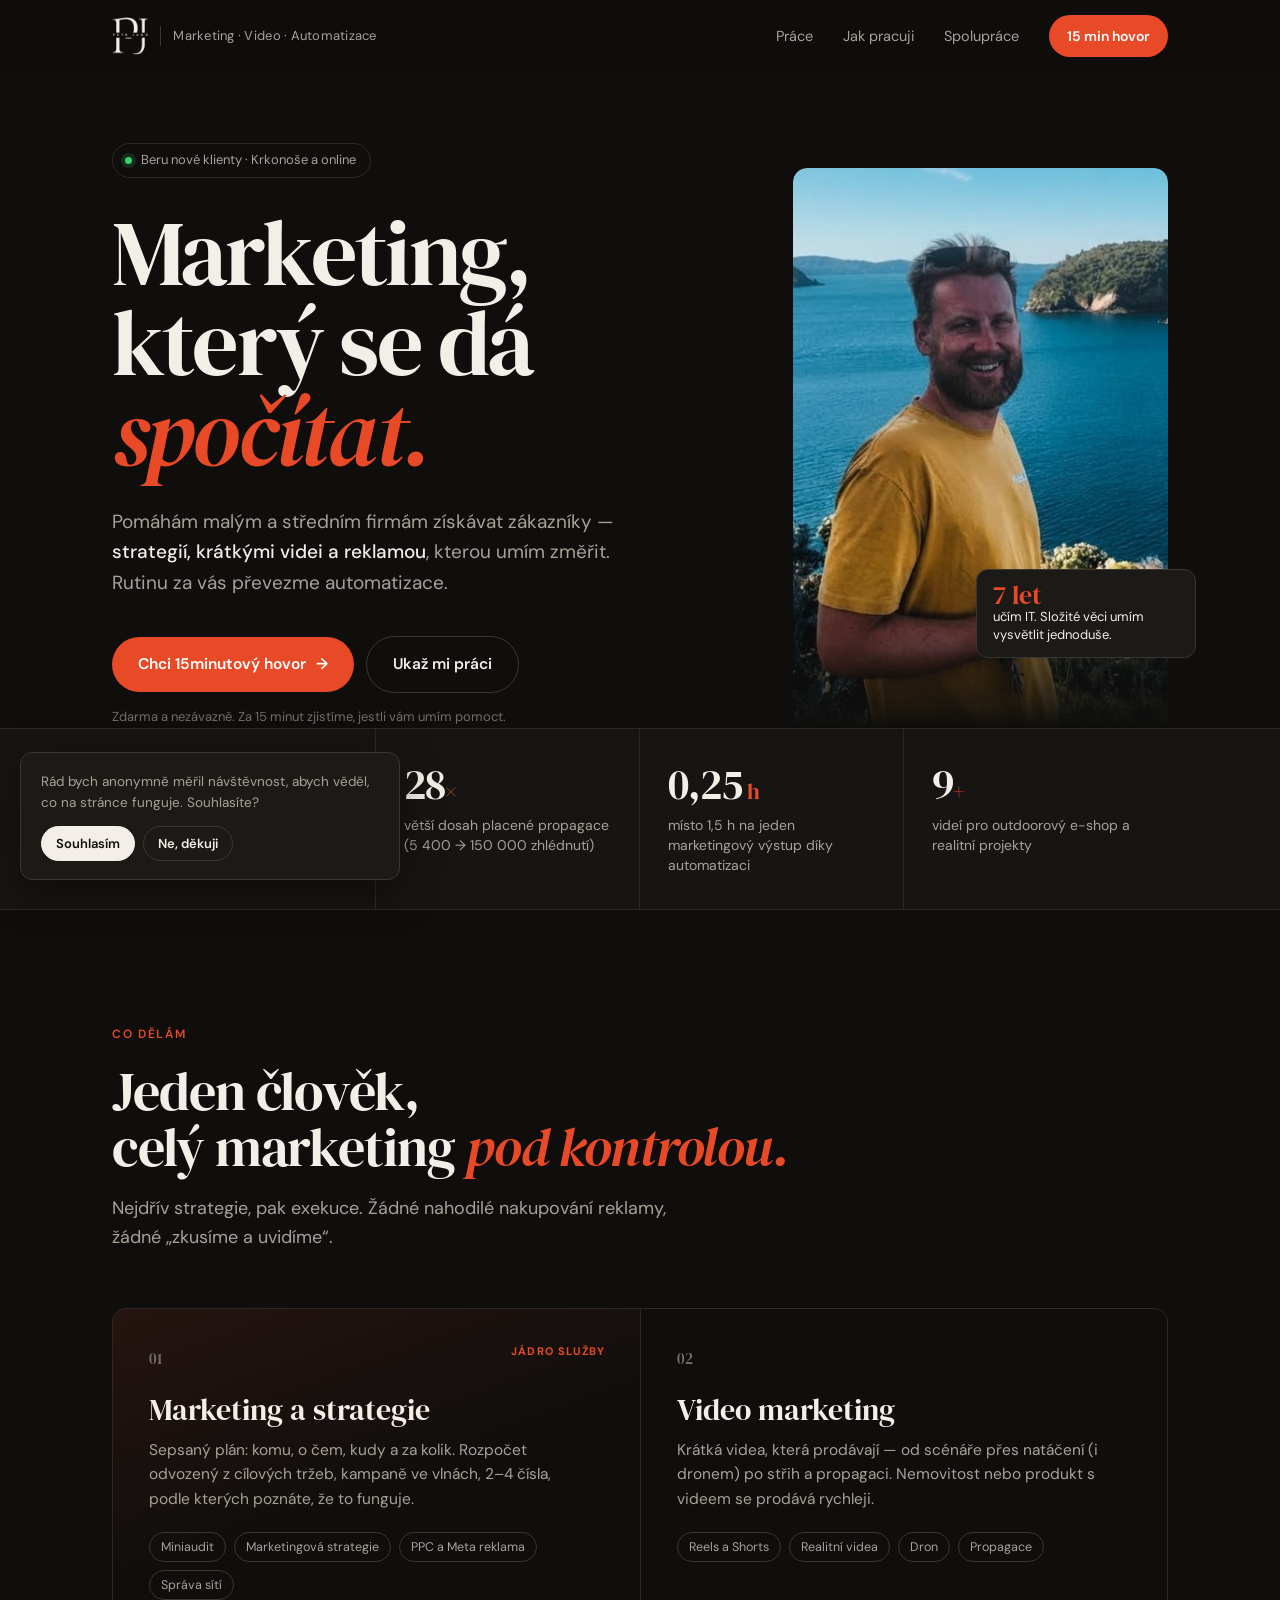
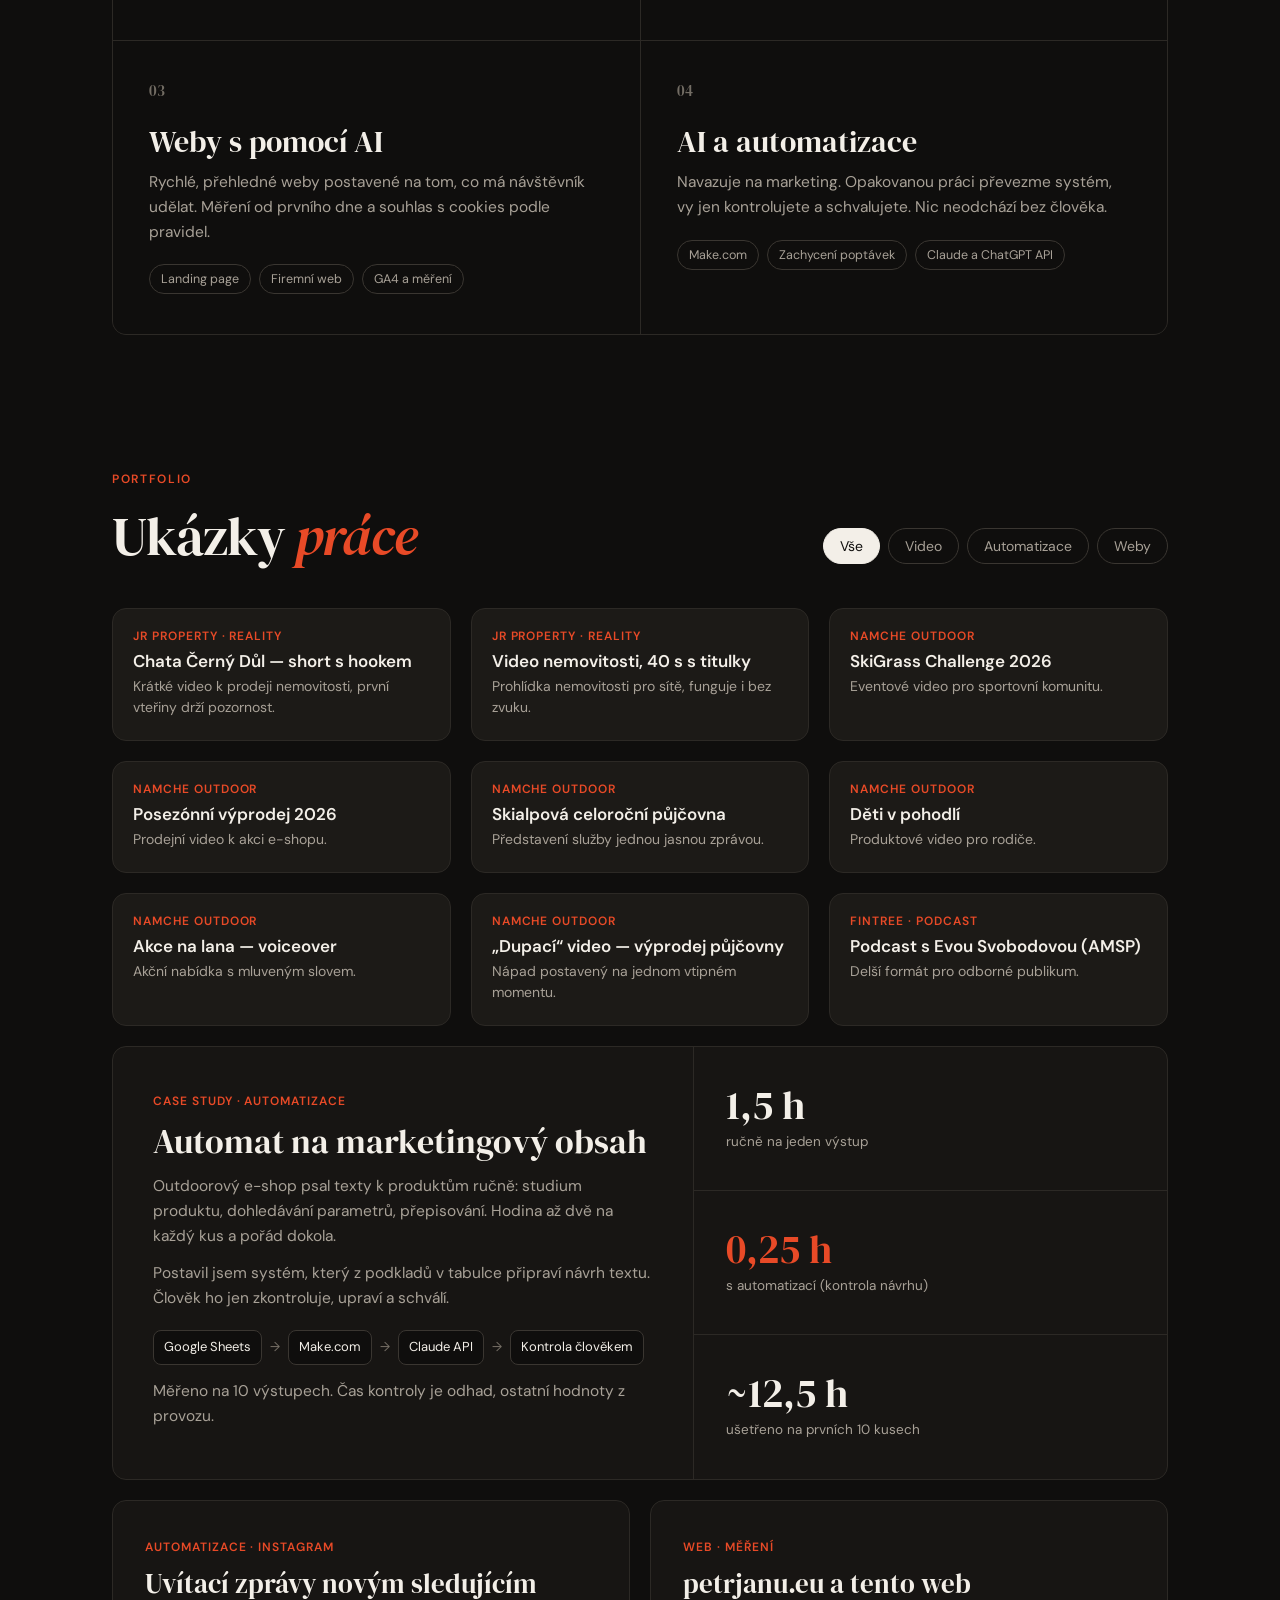
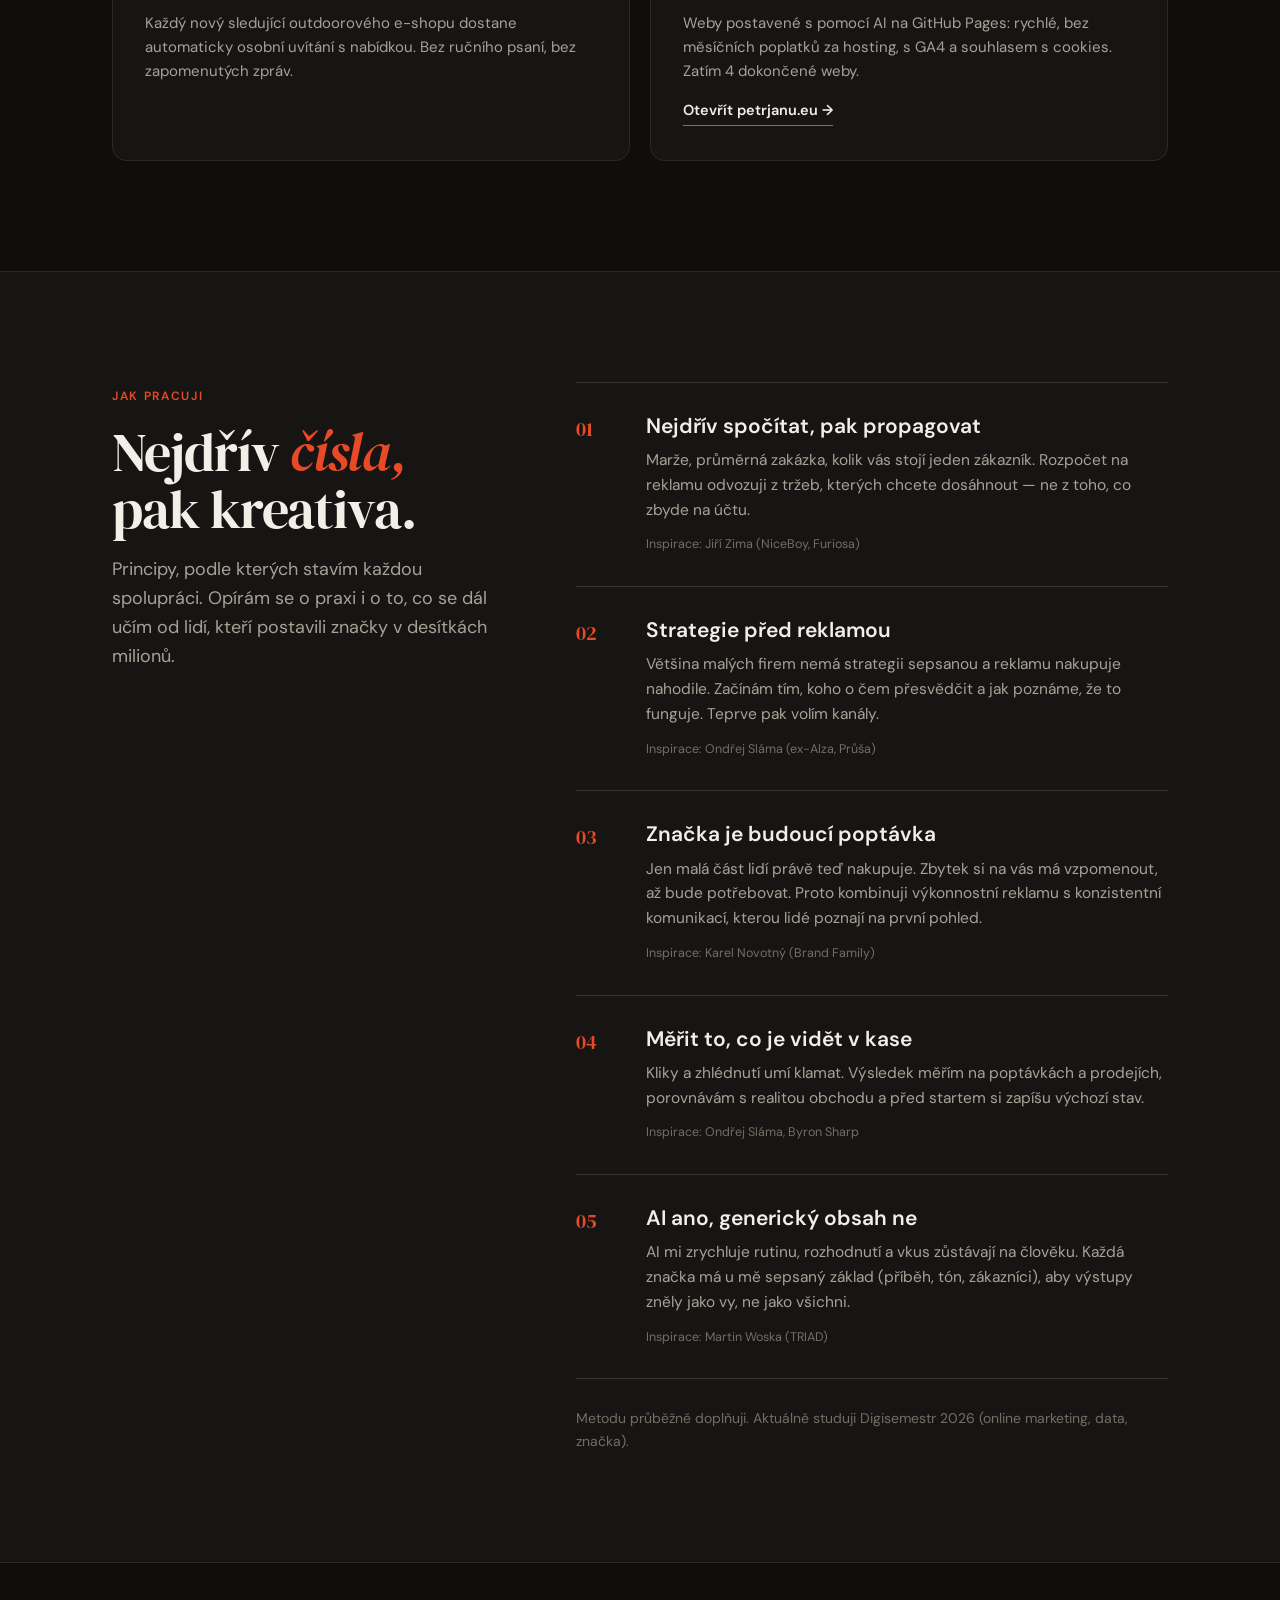
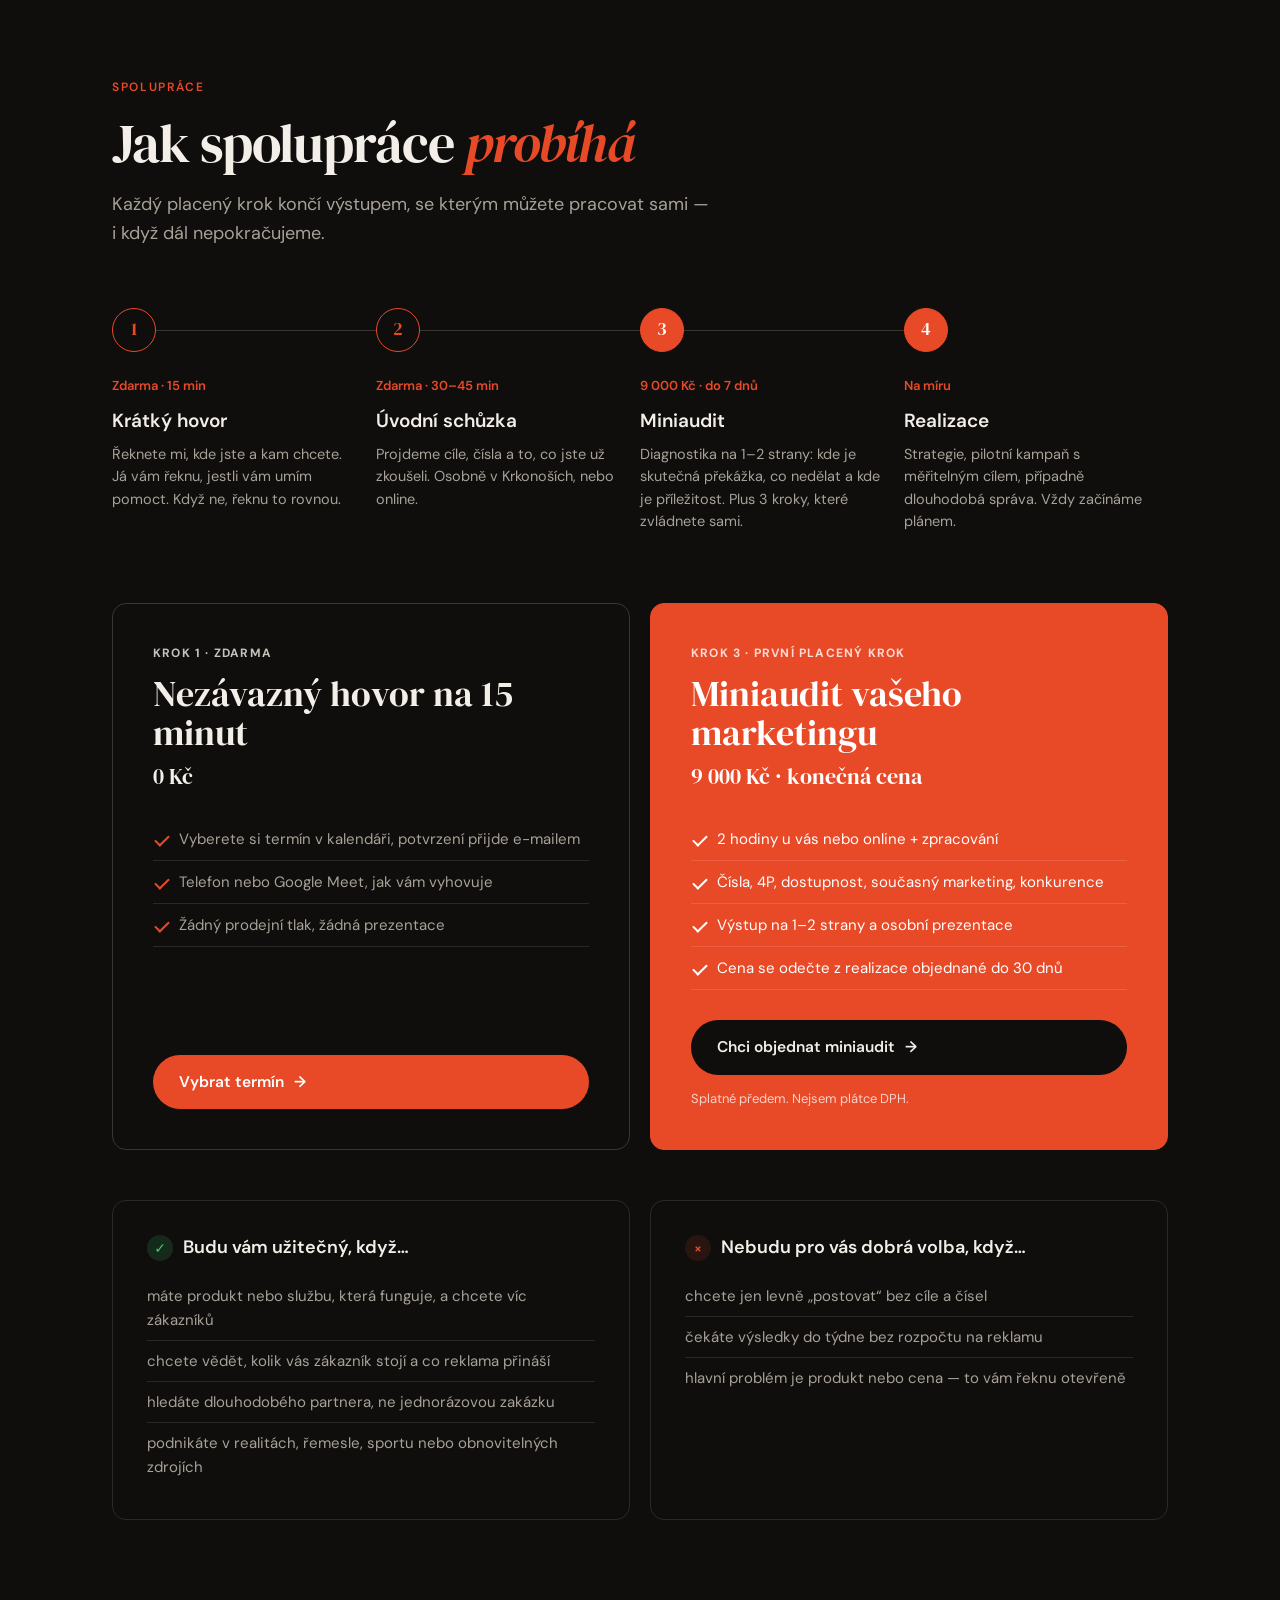
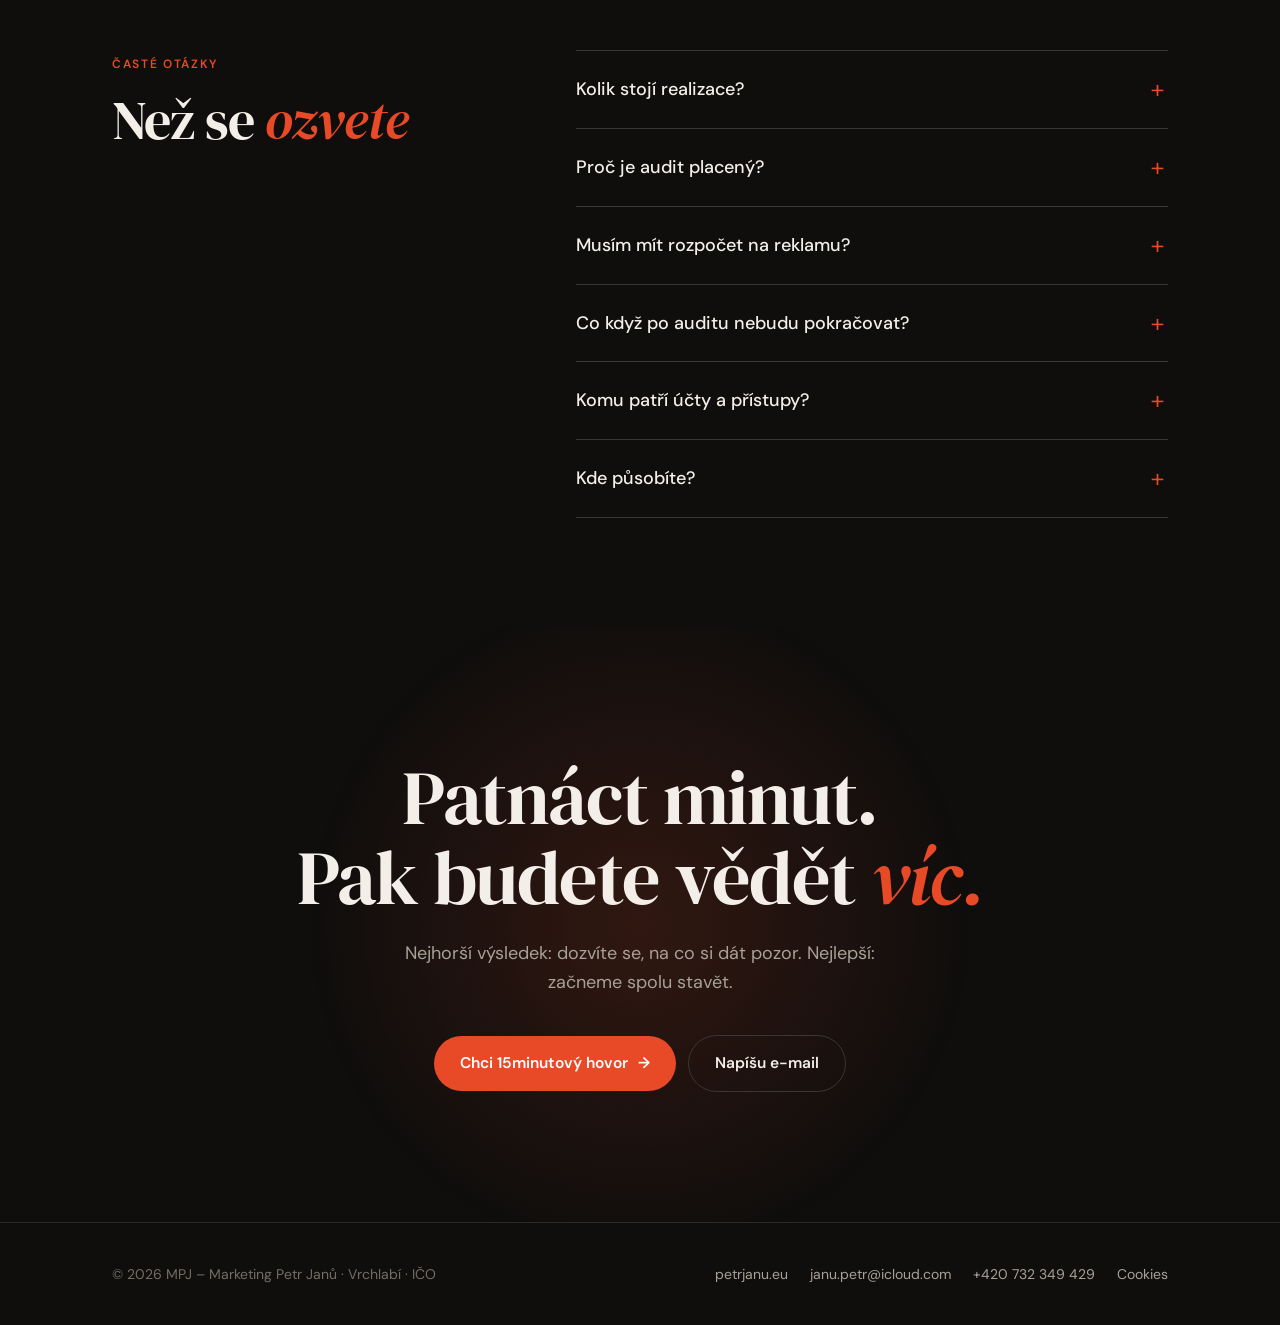
<file: portfolio/index.html>
<!DOCTYPE html>
<html lang="cs">
<head>
<meta charset="UTF-8">
<meta name="viewport" content="width=device-width, initial-scale=1.0">
<title>Portfolio — MPJ Marketing Petr Janů</title>
<meta name="description" content="Marketing, video a automatizace pro malé a střední firmy. Ukázky práce, metoda a cesta ke spolupráci — začíná 15minutovým hovorem.">
<meta property="og:title" content="Portfolio — Petr Janů, marketing a video">
<meta property="og:description" content="Ukázky práce, metoda a jak spolupráce probíhá. Začínáme 15minutovým hovorem zdarma.">
<meta property="og:image" content="https://petrjanu.eu/portfolio/foto.jpg">
<meta property="og:url" content="https://petrjanu.eu/portfolio/">
<meta name="theme-color" content="#0f0e0d">
<link rel="icon" href="favicon.png">
<link rel="preconnect" href="https://fonts.googleapis.com">
<link rel="preconnect" href="https://fonts.gstatic.com" crossorigin>
<link href="https://fonts.googleapis.com/css2?family=DM+Sans:opsz,wght@9..40,400;9..40,500;9..40,600;9..40,700&family=DM+Serif+Display:ital@0;1&display=swap" rel="stylesheet">

<!-- GA4 s Consent Mode: nic se neměří, dokud návštěvník nesouhlasí -->
<script>
  window.dataLayer = window.dataLayer || [];
  function gtag(){dataLayer.push(arguments);}
  gtag('consent','default',{analytics_storage:'denied',ad_storage:'denied',ad_user_data:'denied',ad_personalization:'denied'});
  try{ if(localStorage.getItem('pj-cookie-consent')==='granted'){ gtag('consent','update',{analytics_storage:'granted'}); } }catch(e){}
  gtag('js', new Date()); gtag('config','G-3505CZ2F2P');
</script>
<script async src="https://www.googletagmanager.com/gtag/js?id=G-3505CZ2F2P"></script>

<style>
:root{
  --bg:#0f0e0d; --bg2:#171513; --card:#1c1a17; --line:#2c2925; --line2:#3a3631;
  --ink:#f3efe8; --muted:#a8a197; --dim:#736d64;
  --accent:#e84a27; --accent-soft:rgba(232,74,39,.12);
  --r:14px; --max:1120px;
}
*{box-sizing:border-box;margin:0;padding:0}
html{scroll-behavior:smooth}
body{background:var(--bg);color:var(--ink);font-family:'DM Sans',system-ui,sans-serif;font-size:16px;line-height:1.6;-webkit-font-smoothing:antialiased;overflow-x:hidden}
img{max-width:100%;display:block}
a{color:inherit}
.wrap{max-width:var(--max);margin:0 auto;padding:0 32px}
.serif{font-family:'DM Serif Display',Georgia,serif;font-weight:400}
.label{display:inline-block;font-size:12px;font-weight:600;letter-spacing:.14em;text-transform:uppercase;color:var(--accent);margin-bottom:18px}
h2{font-family:'DM Serif Display',Georgia,serif;font-weight:400;font-size:clamp(34px,4.6vw,54px);line-height:1.05;letter-spacing:-.02em}
h2 em,h1 em{font-style:italic;color:var(--accent)}
.lead{color:var(--muted);font-size:18px;max-width:600px;margin-top:18px}
section{padding:110px 0}

/* buttons */
.btn{display:inline-flex;align-items:center;gap:10px;font-weight:600;font-size:15.5px;text-decoration:none;border-radius:999px;padding:15px 26px;transition:transform .2s,background .2s,border-color .2s;cursor:pointer;border:0;font-family:inherit}
.btn-primary{background:var(--accent);color:#fff}
.btn-primary:hover{transform:translateY(-2px);background:#f25a37}
.btn-ghost{border:1px solid var(--line2);color:var(--ink);background:transparent}
.btn-ghost:hover{border-color:var(--ink)}
.btn .arr{transition:transform .2s}
.btn:hover .arr{transform:translateX(4px)}

/* nav */
nav{position:sticky;top:0;z-index:50;background:rgba(15,14,13,.82);backdrop-filter:blur(12px);-webkit-backdrop-filter:blur(12px);border-bottom:1px solid transparent;transition:border-color .3s}
nav.scrolled{border-color:var(--line)}
.nav-in{display:flex;align-items:center;justify-content:space-between;height:72px}
.nav-logo{display:flex;align-items:center;gap:12px;text-decoration:none}
.nav-logo img{height:38px;width:auto}
.nav-logo span{font-size:13px;color:var(--muted);letter-spacing:.02em;border-left:1px solid var(--line2);padding-left:12px}
.nav-links{display:flex;align-items:center;gap:30px;list-style:none}
.nav-links a{text-decoration:none;font-size:14.5px;color:var(--muted);transition:color .2s}
.nav-links a:hover{color:var(--ink)}
.nav-links .btn{color:#fff;padding:10px 18px;font-size:14px}

/* hero */
.hero{padding:70px 0 0;position:relative}
.hero-grid{display:grid;grid-template-columns:1.25fr .75fr;gap:56px;align-items:end}
.avail{display:inline-flex;align-items:center;gap:9px;font-size:13px;color:var(--muted);border:1px solid var(--line);border-radius:999px;padding:6px 14px 6px 12px;margin-bottom:30px}
.avail i{width:7px;height:7px;border-radius:50%;background:#3ccf6e;box-shadow:0 0 0 4px rgba(60,207,110,.15)}
h1{font-family:'DM Serif Display',Georgia,serif;font-weight:400;font-size:clamp(46px,7.2vw,96px);line-height:.98;letter-spacing:-.03em}
.hero p.sub{font-size:19px;color:var(--muted);max-width:540px;margin:28px 0 38px}
.hero p.sub strong{color:var(--ink);font-weight:500}
.cta-row{display:flex;flex-wrap:wrap;gap:12px;align-items:center}
.cta-note{font-size:13px;color:var(--dim);margin-top:14px}
.hero-photo{position:relative;align-self:stretch;display:flex;align-items:flex-end}
.hero-photo img{width:100%;max-height:560px;object-fit:cover;object-position:top;border-radius:var(--r) var(--r) 0 0;
  -webkit-mask-image:linear-gradient(to bottom,#000 70%,transparent 100%);mask-image:linear-gradient(to bottom,#000 70%,transparent 100%)}
.hero-photo .tag{position:absolute;right:-28px;bottom:70px;background:var(--card);border:1px solid var(--line2);border-radius:12px;padding:12px 16px;font-size:13px;line-height:1.4;max-width:220px}
.hero-photo .tag b{display:block;font-family:'DM Serif Display',serif;font-weight:400;font-size:26px;color:var(--accent);line-height:1}

/* proof strip */
.proof{border-top:1px solid var(--line);border-bottom:1px solid var(--line);background:var(--bg2)}
.proof-grid{display:grid;grid-template-columns:repeat(4,1fr)}
.proof-item{padding:34px 28px;border-right:1px solid var(--line)}
.proof-item:last-child{border-right:0}
.proof-item b{display:block;font-family:'DM Serif Display',serif;font-weight:400;font-size:42px;line-height:1;letter-spacing:-.02em;margin-bottom:10px}
.proof-item b small{font-size:22px;color:var(--accent)}
.proof-item span{font-size:14px;color:var(--muted);line-height:1.45;display:block}

/* services */
.svc-grid{display:grid;grid-template-columns:repeat(2,1fr);gap:1px;background:var(--line);border:1px solid var(--line);border-radius:var(--r);overflow:hidden;margin-top:56px}
.svc{background:var(--bg);padding:38px 36px 40px;position:relative;transition:background .25s}
.svc:hover{background:var(--bg2)}
.svc .num{font-family:'DM Serif Display',serif;font-size:15px;color:var(--dim);margin-bottom:22px}
.svc h3{font-family:'DM Serif Display',serif;font-weight:400;font-size:30px;line-height:1.1;margin-bottom:12px}
.svc p{color:var(--muted);font-size:15.5px;max-width:440px}
.svc ul{list-style:none;margin-top:20px;display:flex;flex-wrap:wrap;gap:8px}
.svc li{font-size:12.5px;border:1px solid var(--line2);border-radius:999px;padding:4px 11px;color:var(--muted)}
.svc.core{background:linear-gradient(160deg,rgba(232,74,39,.10),transparent 55%) ,var(--bg)}
.svc.core .badge{position:absolute;top:34px;right:34px;font-size:11px;font-weight:700;letter-spacing:.1em;text-transform:uppercase;color:var(--accent)}

/* portfolio */
.pf-head{display:flex;justify-content:space-between;align-items:flex-end;gap:32px;flex-wrap:wrap}
.filters{display:flex;gap:8px;flex-wrap:wrap}
.filters button{font-family:inherit;font-size:14px;color:var(--muted);background:transparent;border:1px solid var(--line2);border-radius:999px;padding:8px 16px;cursor:pointer;transition:all .2s}
.filters button:hover{color:var(--ink)}
.filters button.on{background:var(--ink);color:var(--bg);border-color:var(--ink)}
.pf-grid{display:grid;grid-template-columns:repeat(3,1fr);gap:20px;margin-top:44px}
.pf{background:var(--card);border:1px solid var(--line);border-radius:var(--r);overflow:hidden;display:flex;flex-direction:column;transition:transform .25s,border-color .25s;cursor:pointer;text-align:left;font-family:inherit;color:inherit;padding:0}
.pf:hover{transform:translateY(-4px);border-color:var(--line2)}
.pf.hide{display:none}
.pf .thumb{aspect-ratio:4/5;position:relative;background:linear-gradient(150deg,#2a201b,#141210);overflow:hidden}
.pf .thumb img{width:100%;height:100%;object-fit:cover;transition:transform .5s}
.pf:hover .thumb img{transform:scale(1.04)}
.pf .thumb .play{position:absolute;inset:0;display:grid;place-items:center}
.pf .thumb .play i{width:58px;height:58px;border-radius:50%;background:rgba(232,74,39,.92);display:grid;place-items:center;transition:transform .25s}
.pf:hover .thumb .play i{transform:scale(1.1)}
.pf .thumb .play i::after{content:'';border-left:15px solid #fff;border-top:9px solid transparent;border-bottom:9px solid transparent;margin-left:4px}
.pf .thumb .fallback{position:absolute;inset:0;display:flex;align-items:flex-end;padding:22px;font-family:'DM Serif Display',serif;font-size:26px;line-height:1.1;color:rgba(243,239,232,.25)}
.pf .meta{padding:18px 20px 22px}
.pf .meta small{font-size:12px;letter-spacing:.08em;text-transform:uppercase;color:var(--accent);font-weight:600}
.pf .meta h4{font-size:17px;font-weight:600;margin:6px 0 4px;line-height:1.3}
.pf .meta p{font-size:14px;color:var(--muted);line-height:1.5}

/* case study cards (automation/web) */
.case{grid-column:span 3;display:grid;grid-template-columns:1.1fr .9fr;cursor:default;background:var(--bg2)}
.case:hover{transform:none}
.case .c-body{padding:40px 40px 38px}
.case .c-body small{font-size:12px;letter-spacing:.08em;text-transform:uppercase;color:var(--accent);font-weight:600}
.case h3{font-family:'DM Serif Display',serif;font-weight:400;font-size:34px;line-height:1.1;margin:10px 0 14px}
.case p{color:var(--muted);font-size:15.5px;margin-bottom:12px}
.flow{display:flex;flex-wrap:wrap;align-items:center;gap:8px;margin:20px 0 4px;font-size:13px}
.flow span{border:1px solid var(--line2);border-radius:8px;padding:6px 10px;background:var(--bg)}
.flow em{font-style:normal;color:var(--dim)}
.c-nums{border-left:1px solid var(--line);display:grid;grid-template-rows:repeat(3,1fr)}
.c-nums div{padding:24px 32px;border-bottom:1px solid var(--line);display:flex;flex-direction:column;justify-content:center}
.c-nums div:last-child{border-bottom:0}
.c-nums b{font-family:'DM Serif Display',serif;font-weight:400;font-size:40px;line-height:1}
.c-nums b.acc{color:var(--accent)}
.c-nums span{font-size:13.5px;color:var(--muted);margin-top:6px}
.c-note{font-size:12.5px;color:var(--dim);margin-top:14px}
.case-sm{grid-column:span 1.5}
.pf-pair{grid-column:span 3;display:grid;grid-template-columns:1fr 1fr;gap:20px}
.mini{background:var(--bg2);border:1px solid var(--line);border-radius:var(--r);padding:32px 32px 34px}
.mini.hide{display:none}
.mini small{font-size:12px;letter-spacing:.08em;text-transform:uppercase;color:var(--accent);font-weight:600}
.mini h3{font-family:'DM Serif Display',serif;font-weight:400;font-size:27px;line-height:1.15;margin:10px 0 12px}
.mini p{color:var(--muted);font-size:15px}
.mini a.lnk{display:inline-block;margin-top:16px;font-size:14.5px;font-weight:600;color:var(--ink);text-decoration:none;border-bottom:1px solid var(--accent);padding-bottom:2px}

/* method */
.method{background:var(--bg2);border-top:1px solid var(--line);border-bottom:1px solid var(--line)}
.m-grid{display:grid;grid-template-columns:.8fr 1.2fr;gap:70px;align-items:start}
.m-grid .sticky{position:sticky;top:110px}
.m-list{border-top:1px solid var(--line2)}
.m-item{border-bottom:1px solid var(--line2);padding:30px 0;display:grid;grid-template-columns:60px 1fr;gap:10px}
.m-item .n{font-family:'DM Serif Display',serif;font-size:20px;color:var(--accent)}
.m-item h3{font-size:21px;font-weight:600;line-height:1.3;margin-bottom:8px}
.m-item p{color:var(--muted);font-size:15.5px}
.m-item .src{display:inline-block;margin-top:12px;font-size:12.5px;color:var(--dim)}
.m-foot{margin-top:28px;font-size:14px;color:var(--dim)}

/* process / funnel */
.steps{display:grid;grid-template-columns:repeat(4,1fr);gap:0;margin-top:60px;position:relative}
.step{padding:0 24px 0 0;position:relative}
.step .dot{width:44px;height:44px;border-radius:50%;border:1px solid var(--line2);display:grid;place-items:center;font-family:'DM Serif Display',serif;font-size:18px;background:var(--bg);position:relative;z-index:1;margin-bottom:24px}
.step.free .dot{border-color:var(--accent);color:var(--accent)}
.step.paid .dot{background:var(--accent);border-color:var(--accent);color:#fff}
.steps::before{content:'';position:absolute;top:22px;left:22px;right:24%;height:1px;background:var(--line2)}
.step h3{font-size:19px;font-weight:600;margin-bottom:6px}
.step .when{font-size:13px;color:var(--accent);font-weight:600;margin-bottom:10px;display:block}
.step p{font-size:14.5px;color:var(--muted);line-height:1.55}

.offer{display:grid;grid-template-columns:1fr 1fr;gap:20px;margin-top:70px}
.o-card{border:1px solid var(--line2);border-radius:var(--r);padding:40px;display:flex;flex-direction:column}
.o-card.hot{background:var(--accent);border-color:var(--accent);color:#fff}
.o-card small{font-size:12px;letter-spacing:.1em;text-transform:uppercase;font-weight:700;opacity:.8}
.o-card h3{font-family:'DM Serif Display',serif;font-weight:400;font-size:36px;line-height:1.08;margin:12px 0 6px}
.o-card .price{font-family:'DM Serif Display',serif;font-size:22px;margin-bottom:18px}
.o-card ul{list-style:none;margin:6px 0 30px;flex:1}
.o-card li{padding:9px 0 9px 26px;position:relative;font-size:15px;border-bottom:1px solid rgba(255,255,255,.12)}
.o-card:not(.hot) li{border-color:var(--line);color:var(--muted)}
.o-card li::before{content:'';position:absolute;left:2px;top:17px;width:12px;height:6px;border-left:2px solid currentColor;border-bottom:2px solid currentColor;transform:rotate(-45deg)}
.o-card.hot li::before{color:#fff}
.o-card:not(.hot) li::before{color:var(--accent)}
.o-card.hot .btn{background:var(--bg);color:var(--ink)}
.o-card.hot .btn:hover{background:#000}
.o-card .fine{font-size:13px;margin-top:14px;opacity:.75}

/* fit */
.fit{display:grid;grid-template-columns:1fr 1fr;gap:20px;margin-top:50px}
.fit div{border:1px solid var(--line);border-radius:var(--r);padding:32px 34px}
.fit h3{font-size:18px;font-weight:600;margin-bottom:14px;display:flex;gap:10px;align-items:center}
.fit h3 i{font-style:normal;width:26px;height:26px;border-radius:50%;display:grid;place-items:center;font-size:14px}
.fit .yes h3 i{background:rgba(60,207,110,.15);color:#3ccf6e}
.fit .no h3 i{background:var(--accent-soft);color:var(--accent)}
.fit ul{list-style:none}
.fit li{padding:8px 0;color:var(--muted);font-size:15px;border-bottom:1px solid var(--line)}
.fit li:last-child{border-bottom:0}

/* faq */
.faq-grid{display:grid;grid-template-columns:.8fr 1.2fr;gap:70px}
details{border-bottom:1px solid var(--line2)}
details:first-child{border-top:1px solid var(--line2)}
summary{list-style:none;cursor:pointer;padding:24px 40px 24px 0;font-size:18px;font-weight:500;position:relative}
summary::-webkit-details-marker{display:none}
summary::after{content:'+';position:absolute;right:4px;top:18px;font-size:26px;color:var(--accent);font-weight:300;transition:transform .25s}
details[open] summary::after{transform:rotate(45deg)}
details p{color:var(--muted);padding:0 40px 24px 0;font-size:15.5px}

/* final cta */
.final{text-align:center;padding:130px 0;position:relative;overflow:hidden}
.final::before{content:'';position:absolute;left:50%;top:50%;width:760px;height:760px;transform:translate(-50%,-50%);background:radial-gradient(circle,rgba(232,74,39,.16),transparent 62%);pointer-events:none}
.final h2{font-size:clamp(40px,6vw,76px);max-width:820px;margin:0 auto;position:relative}
.final p{color:var(--muted);font-size:18px;margin:22px auto 38px;max-width:520px;position:relative}
.final .cta-row{justify-content:center;position:relative}

footer{border-top:1px solid var(--line);padding:40px 0;font-size:14px;color:var(--dim)}
.f-in{display:flex;justify-content:space-between;align-items:center;gap:20px;flex-wrap:wrap}
footer a{color:var(--muted);text-decoration:none}
footer a:hover{color:var(--ink)}
.f-links{display:flex;gap:22px;flex-wrap:wrap}

/* modal */
.modal{position:fixed;inset:0;z-index:100;background:rgba(0,0,0,.88);display:none;align-items:center;justify-content:center;padding:24px}
.modal.open{display:flex}
.modal-box{width:min(420px,100%);aspect-ratio:9/16;max-height:86vh;background:#000;border-radius:12px;overflow:hidden;position:relative}
.modal-box.wide{width:min(1000px,100%);aspect-ratio:16/9}
.modal iframe{width:100%;height:100%;border:0}
.modal-close{position:absolute;top:18px;right:22px;background:none;border:0;color:#fff;font-size:34px;cursor:pointer;line-height:1}
.modal-cap{position:absolute;left:0;right:0;bottom:22px;text-align:center;color:var(--muted);font-size:14px}

/* consent */
.consent{position:fixed;left:20px;bottom:20px;z-index:90;max-width:380px;background:var(--card);border:1px solid var(--line2);border-radius:12px;padding:18px 20px;font-size:13.5px;color:var(--muted);display:none;box-shadow:0 12px 40px rgba(0,0,0,.4)}
.consent.show{display:block}
.consent div{display:flex;gap:8px;margin-top:12px}
.consent button{font-family:inherit;font-size:13px;font-weight:600;border-radius:999px;padding:8px 14px;cursor:pointer;border:1px solid var(--line2);background:transparent;color:var(--ink)}
.consent button.ok{background:var(--ink);color:var(--bg);border-color:var(--ink)}

/* reveal */
.rv{opacity:0;transform:translateY(24px);transition:opacity .8s ease,transform .8s ease}
.rv.in{opacity:1;transform:none}
@media (prefers-reduced-motion:reduce){.rv{opacity:1;transform:none;transition:none}html{scroll-behavior:auto}}

/* responsive */
@media (max-width:960px){
  .hero-grid{grid-template-columns:1fr}
  .hero-photo{max-width:420px;margin:0 auto}
  .hero-photo .tag{right:0}
  .proof-grid{grid-template-columns:1fr 1fr}
  .proof-item:nth-child(2){border-right:0}
  .proof-item:nth-child(-n+2){border-bottom:1px solid var(--line)}
  .pf-grid{grid-template-columns:1fr 1fr}
  .case,.pf-pair{grid-column:span 2}
  .case{grid-template-columns:1fr}
  .c-nums{border-left:0;border-top:1px solid var(--line);grid-template-rows:none;grid-template-columns:repeat(3,1fr)}
  .c-nums div{border-bottom:0;border-right:1px solid var(--line);padding:22px 20px}
  .c-nums div:last-child{border-right:0}
  .m-grid,.faq-grid{grid-template-columns:1fr;gap:40px}
  .m-grid .sticky{position:static}
  .steps{grid-template-columns:1fr 1fr;row-gap:44px}
  .steps::before{display:none}
}
@media (max-width:680px){
  .wrap{padding:0 16px}
  section{padding:80px 0}
  .nav-links li:not(.keep){display:none}
  .nav-logo span{display:none}
  .svc-grid,.offer,.fit,.pf-pair{grid-template-columns:1fr}
  .svc{padding:30px 24px}
  .svc.core .badge{position:static;display:block;margin-bottom:10px}
  .pf-grid{grid-template-columns:1fr 1fr;gap:12px}
  .pf .meta{padding:14px 14px 16px}
  .pf .meta p{display:none}
  .case .c-body{padding:28px 22px}
  .c-nums{grid-template-columns:1fr}
  .c-nums div{border-right:0;border-bottom:1px solid var(--line)}
  .steps{grid-template-columns:1fr}
  .o-card{padding:30px 24px}
  .proof-item{padding:26px 18px}
  .proof-item b{font-size:34px}
  .consent{left:12px;right:12px;bottom:12px;max-width:none}
}
</style>
</head>
<body>

<!-- ============================================================
     NASTAVENÍ — měníš jen tady
     ============================================================ -->
<script>
const CONFIG = {
  // Odkaz na rezervační stránku Google Kalendáře (Rezervace schůzek → Sdílet → Kopírovat odkaz)
  bookingUrl: 'https://calendar.app.google/1KNnsVVf19nxUELM6',
  email: 'janu.petr@icloud.com',
  phone: '+420732349429'
};
</script>

<!-- NAV -->
<nav id="nav">
  <div class="wrap nav-in">
    <a href="#top" class="nav-logo"><img src="logo-light.png" alt="Petr Janů"><span>Marketing · Video · Automatizace</span></a>
    <ul class="nav-links">
      <li><a href="#prace">Práce</a></li>
      <li><a href="#metoda">Jak pracuji</a></li>
      <li><a href="#spoluprace">Spolupráce</a></li>
      <li class="keep"><a href="#" class="btn btn-primary js-book" data-loc="nav">15 min hovor</a></li>
    </ul>
  </div>
</nav>

<!-- HERO -->
<header class="hero" id="top">
  <div class="wrap hero-grid">
    <div class="rv">
      <div class="avail"><i></i>Beru nové klienty · Krkonoše a online</div>
      <h1>Marketing,<br>který se dá<br><em>spočítat.</em></h1>
      <p class="sub">Pomáhám malým a středním firmám získávat zákazníky — <strong>strategií, krátkými videi a reklamou</strong>, kterou umím změřit. Rutinu za vás převezme automatizace.</p>
      <div class="cta-row">
        <a href="#" class="btn btn-primary js-book" data-loc="hero">Chci 15minutový hovor <span class="arr">→</span></a>
        <a href="#prace" class="btn btn-ghost">Ukaž mi práci</a>
      </div>
      <p class="cta-note">Zdarma a nezávazně. Za 15 minut zjistíme, jestli vám umím pomoct.</p>
    </div>
    <div class="hero-photo rv">
      <img src="foto.jpg" alt="Petr Janů" width="900" height="1199">
      <div class="tag"><b>7 let</b>učím IT. Složité věci umím vysvětlit jednoduše.</div>
    </div>
  </div>
</header>

<!-- PROOF -->
<div class="proof">
  <div class="wrap proof-grid">
    <div class="proof-item rv"><b>150</b><span>objednávek z jednoho organického příspěvku</span></div>
    <div class="proof-item rv"><b>28<small>×</small></b><span>větší dosah placené propagace (5 400 → 150 000 zhlédnutí)</span></div>
    <div class="proof-item rv"><b>0,25<small> h</small></b><span>místo 1,5 h na jeden marketingový výstup díky automatizaci</span></div>
    <div class="proof-item rv"><b>9<small>+</small></b><span>videí pro outdoorový e-shop a realitní projekty</span></div>
  </div>
</div>

<!-- SERVICES -->
<section id="sluzby">
  <div class="wrap">
    <div class="rv">
      <span class="label">Co dělám</span>
      <h2>Jeden člověk,<br>celý marketing <em>pod kontrolou.</em></h2>
      <p class="lead">Nejdřív strategie, pak exekuce. Žádné nahodilé nakupování reklamy, žádné „zkusíme a uvidíme“.</p>
    </div>
    <div class="svc-grid rv">
      <div class="svc core">
        <span class="badge">Jádro služby</span>
        <div class="num">01</div>
        <h3>Marketing a strategie</h3>
        <p>Sepsaný plán: komu, o čem, kudy a za kolik. Rozpočet odvozený z cílových tržeb, kampaně ve vlnách, 2–4 čísla, podle kterých poznáte, že to funguje.</p>
        <ul><li>Miniaudit</li><li>Marketingová strategie</li><li>PPC a Meta reklama</li><li>Správa sítí</li></ul>
      </div>
      <div class="svc">
        <div class="num">02</div>
        <h3>Video marketing</h3>
        <p>Krátká videa, která prodávají — od scénáře přes natáčení (i dronem) po střih a propagaci. Nemovitost nebo produkt s videem se prodává rychleji.</p>
        <ul><li>Reels a Shorts</li><li>Realitní videa</li><li>Dron</li><li>Propagace</li></ul>
      </div>
      <div class="svc">
        <div class="num">03</div>
        <h3>Weby s pomocí AI</h3>
        <p>Rychlé, přehledné weby postavené na tom, co má návštěvník udělat. Měření od prvního dne a souhlas s cookies podle pravidel.</p>
        <ul><li>Landing page</li><li>Firemní web</li><li>GA4 a měření</li></ul>
      </div>
      <div class="svc">
        <div class="num">04</div>
        <h3>AI a automatizace</h3>
        <p>Navazuje na marketing. Opakovanou práci převezme systém, vy jen kontrolujete a schvalujete. Nic neodchází bez člověka.</p>
        <ul><li>Make.com</li><li>Zachycení poptávek</li><li>Claude a ChatGPT API</li></ul>
      </div>
    </div>
  </div>
</section>

<!-- PORTFOLIO -->
<section id="prace" style="padding-top:20px">
  <div class="wrap">
    <div class="pf-head rv">
      <div>
        <span class="label">Portfolio</span>
        <h2>Ukázky <em>práce</em></h2>
      </div>
      <div class="filters" role="tablist">
        <button class="on" data-f="all">Vše</button>
        <button data-f="video">Video</button>
        <button data-f="auto">Automatizace</button>
        <button data-f="web">Weby</button>
      </div>
    </div>

    <div class="pf-grid" id="pfGrid"><!-- videa doplní skript níže --></div>
  </div>
</section>

<!-- METHOD -->
<section class="method" id="metoda">
  <div class="wrap m-grid">
    <div class="sticky rv">
      <span class="label">Jak pracuji</span>
      <h2>Nejdřív <em>čísla,</em><br>pak kreativa.</h2>
      <p class="lead">Principy, podle kterých stavím každou spolupráci. Opírám se o praxi i o to, co se dál učím od lidí, kteří postavili značky v desítkách milionů.</p>
    </div>
    <div>
      <div class="m-list" id="mList"><!-- principy doplní skript níže --></div>
      <p class="m-foot">Metodu průběžně doplňuji. Aktuálně studuji Digisemestr 2026 (online marketing, data, značka).</p>
    </div>
  </div>
</section>

<!-- PROCESS / FUNNEL -->
<section id="spoluprace">
  <div class="wrap">
    <div class="rv">
      <span class="label">Spolupráce</span>
      <h2>Jak spolupráce <em>probíhá</em></h2>
      <p class="lead">Každý placený krok končí výstupem, se kterým můžete pracovat sami — i když dál nepokračujeme.</p>
    </div>

    <div class="steps rv">
      <div class="step free">
        <div class="dot">1</div>
        <span class="when">Zdarma · 15 min</span>
        <h3>Krátký hovor</h3>
        <p>Řeknete mi, kde jste a kam chcete. Já vám řeknu, jestli vám umím pomoct. Když ne, řeknu to rovnou.</p>
      </div>
      <div class="step free">
        <div class="dot">2</div>
        <span class="when">Zdarma · 30–45 min</span>
        <h3>Úvodní schůzka</h3>
        <p>Projdeme cíle, čísla a to, co jste už zkoušeli. Osobně v Krkonoších, nebo online.</p>
      </div>
      <div class="step paid">
        <div class="dot">3</div>
        <span class="when">9 000 Kč · do 7 dnů</span>
        <h3>Miniaudit</h3>
        <p>Diagnostika na 1–2 strany: kde je skutečná překážka, co nedělat a kde je příležitost. Plus 3 kroky, které zvládnete sami.</p>
      </div>
      <div class="step paid">
        <div class="dot">4</div>
        <span class="when">Na míru</span>
        <h3>Realizace</h3>
        <p>Strategie, pilotní kampaň s měřitelným cílem, případně dlouhodobá správa. Vždy začínáme plánem.</p>
      </div>
    </div>

    <div class="offer">
      <div class="o-card rv">
        <small>Krok 1 · zdarma</small>
        <h3>Nezávazný hovor na 15 minut</h3>
        <div class="price">0 Kč</div>
        <ul>
          <li>Vyberete si termín v kalendáři, potvrzení přijde e-mailem</li>
          <li>Telefon nebo Google Meet, jak vám vyhovuje</li>
          <li>Žádný prodejní tlak, žádná prezentace</li>
        </ul>
        <a href="#" class="btn btn-primary js-book" data-loc="offer">Vybrat termín <span class="arr">→</span></a>
      </div>
      <div class="o-card hot rv">
        <small>Krok 3 · první placený krok</small>
        <h3>Miniaudit vašeho marketingu</h3>
        <div class="price">9 000 Kč · konečná cena</div>
        <ul>
          <li>2 hodiny u vás nebo online + zpracování</li>
          <li>Čísla, 4P, dostupnost, současný marketing, konkurence</li>
          <li>Výstup na 1–2 strany a osobní prezentace</li>
          <li>Cena se odečte z realizace objednané do 30 dnů</li>
        </ul>
        <a href="#" class="btn js-audit">Chci objednat miniaudit <span class="arr">→</span></a>
        <p class="fine">Splatné předem. Nejsem plátce DPH.</p>
      </div>
    </div>

    <div class="fit rv">
      <div class="yes">
        <h3><i>✓</i>Budu vám užitečný, když…</h3>
        <ul>
          <li>máte produkt nebo službu, která funguje, a chcete víc zákazníků</li>
          <li>chcete vědět, kolik vás zákazník stojí a co reklama přináší</li>
          <li>hledáte dlouhodobého partnera, ne jednorázovou zakázku</li>
          <li>podnikáte v realitách, řemesle, sportu nebo obnovitelných zdrojích</li>
        </ul>
      </div>
      <div class="no">
        <h3><i>×</i>Nebudu pro vás dobrá volba, když…</h3>
        <ul>
          <li>chcete jen levně „postovat“ bez cíle a čísel</li>
          <li>čekáte výsledky do týdne bez rozpočtu na reklamu</li>
          <li>hlavní problém je produkt nebo cena — to vám řeknu otevřeně</li>
        </ul>
      </div>
    </div>
  </div>
</section>

<!-- FAQ -->
<section style="padding-top:20px">
  <div class="wrap faq-grid">
    <div class="rv">
      <span class="label">Časté otázky</span>
      <h2>Než se <em>ozvete</em></h2>
    </div>
    <div class="rv">
      <details><summary>Kolik stojí realizace?</summary><p>Záleží na rozsahu a vašich cílech. Cenu realizace říkám až po miniauditu, kdy vím, co skutečně potřebujete. Hádat cenu dřív by nebylo férové ani k vám, ani ke mně.</p></details>
      <details><summary>Proč je audit placený?</summary><p>Protože dostanete konkrétní výstup pro vaši firmu, se kterým můžete pracovat i bez mě. Obecné rady najdete zdarma všude — miniaudit je diagnostika vaší situace.</p></details>
      <details><summary>Musím mít rozpočet na reklamu?</summary><p>Na strategii ne. Na pilotní kampaň ano — reklamní rozpočet platíte přímo platformě (Meta, Google), ne mně. Kolik dává smysl, spočítáme z vašich cílových tržeb.</p></details>
      <details><summary>Co když po auditu nebudu pokračovat?</summary><p>Audit si necháte a můžete podle něj postupovat sami. Žádné závazky.</p></details>
      <details><summary>Komu patří účty a přístupy?</summary><p>Vám. Reklamní účty, automatizační nástroje i API zakládáte na firmu, já dostanu přístup. Kdykoli odejdete, všechno zůstává u vás.</p></details>
      <details><summary>Kde působíte?</summary><p>Sídlím ve Vrchlabí, osobně jezdím po Krkonoších a okolí. Strategii, reklamu a automatizace dělám online pro celou Českou republiku.</p></details>
    </div>
  </div>
</section>

<!-- FINAL CTA -->
<section class="final">
  <div class="wrap">
    <h2 class="rv">Patnáct minut.<br>Pak budete vědět <em>víc.</em></h2>
    <p class="rv">Nejhorší výsledek: dozvíte se, na co si dát pozor. Nejlepší: začneme spolu stavět.</p>
    <div class="cta-row rv">
      <a href="#" class="btn btn-primary js-book" data-loc="final">Chci 15minutový hovor <span class="arr">→</span></a>
      <a href="#" class="btn btn-ghost js-mail">Napíšu e-mail</a>
    </div>
  </div>
</section>

<footer>
  <div class="wrap f-in">
    <div>© 2026 MPJ – Marketing Petr Janů · Vrchlabí · IČO <!-- DOPLNIT --></div>
    <div class="f-links">
      <a href="https://petrjanu.eu">petrjanu.eu</a>
      <a href="#" class="js-mail">janu.petr@icloud.com</a>
      <a href="tel:+420732349429">+420 732 349 429</a>
      <a href="#" id="cookieLink">Cookies</a>
    </div>
  </div>
</footer>

<!-- VIDEO MODAL -->
<div class="modal" id="modal" aria-hidden="true">
  <button class="modal-close" aria-label="Zavřít">×</button>
  <div class="modal-box" id="modalBox"></div>
  <div class="modal-cap" id="modalCap"></div>
</div>

<!-- CONSENT -->
<div class="consent" id="consent">
  Rád bych anonymně měřil návštěvnost, abych věděl, co na stránce funguje. Souhlasíte?
  <div><button class="ok" id="cOk">Souhlasím</button><button id="cNo">Ne, děkuji</button></div>
</div>

<script>
/* ============================================================
   PORTFOLIO — přidáš novou položku = nový řádek v poli
   type: 'video' (Google Drive ID, soubor sdílený "kdokoli s odkazem")
   format: 'v' svislé 9:16, 'h' vodorovné 16:9
   ============================================================ */
const VIDEOS = [
  {id:'1GRtT-AM7YJfDCdBij1wkDMAUpNYc9Gxv', client:'JR Property · reality', title:'Chata Černý Důl — short s hookem', note:'Krátké video k prodeji nemovitosti, první vteřiny drží pozornost.', format:'v'},
  {id:'1G_MYHlS-O4fdCTVl9OLWSzprZKv0hJG7', client:'JR Property · reality', title:'Video nemovitosti, 40 s s titulky', note:'Prohlídka nemovitosti pro sítě, funguje i bez zvuku.', format:'v'},
  {id:'1mEJqw8CAHO9lKC2UtYS3qDyLagqEXGHs', client:'Namche Outdoor', title:'SkiGrass Challenge 2026', note:'Eventové video pro sportovní komunitu.', format:'v'},
  {id:'1Mrhi1pm-_DDbN5sC5UXH-j68_YYyipah', client:'Namche Outdoor', title:'Posezónní výprodej 2026', note:'Prodejní video k akci e-shopu.', format:'v'},
  {id:'1CiP4pzpLlrHsxCst0EOThufUddSiha6h', client:'Namche Outdoor', title:'Skialpová celoroční půjčovna', note:'Představení služby jednou jasnou zprávou.', format:'v'},
  {id:'1tjx8YjWUDnLwbBnH9fV4fyPdWVdVyoVZ', client:'Namche Outdoor', title:'Děti v pohodlí', note:'Produktové video pro rodiče.', format:'v'},
  {id:'1T6chTuoCJW55FJt-S18w2RzcVphQFk1A', client:'Namche Outdoor', title:'Akce na lana — voiceover', note:'Akční nabídka s mluveným slovem.', format:'v'},
  {id:'1I06u2V2aXNwSeon_h6fs-_FpACkQjcT5', client:'Namche Outdoor', title:'„Dupací“ video — výprodej půjčovny', note:'Nápad postavený na jednom vtipném momentu.', format:'v'},
  {id:'1XEB8uc-o2chQmOFYcWqCQGYvRTL2tYTN', client:'Fintree · podcast', title:'Podcast s Evou Svobodovou (AMSP)', note:'Delší formát pro odborné publikum.', format:'h'}
];

/* ============================================================
   METODA — přidáš nový princip = nový objekt (např. z dalšího
   bloku Digisemestru nebo z vlastní case study)
   ============================================================ */
const METHOD = [
  {t:'Nejdřív spočítat, pak propagovat', p:'Marže, průměrná zakázka, kolik vás stojí jeden zákazník. Rozpočet na reklamu odvozuji z tržeb, kterých chcete dosáhnout — ne z toho, co zbyde na účtu.', s:'Inspirace: Jiří Zima (NiceBoy, Furiosa)'},
  {t:'Strategie před reklamou', p:'Většina malých firem nemá strategii sepsanou a reklamu nakupuje nahodile. Začínám tím, koho o čem přesvědčit a jak poznáme, že to funguje. Teprve pak volím kanály.', s:'Inspirace: Ondřej Sláma (ex-Alza, Průša)'},
  {t:'Značka je budoucí poptávka', p:'Jen malá část lidí právě teď nakupuje. Zbytek si na vás má vzpomenout, až bude potřebovat. Proto kombinuji výkonnostní reklamu s konzistentní komunikací, kterou lidé poznají na první pohled.', s:'Inspirace: Karel Novotný (Brand Family)'},
  {t:'Měřit to, co je vidět v kase', p:'Kliky a zhlédnutí umí klamat. Výsledek měřím na poptávkách a prodejích, porovnávám s realitou obchodu a před startem si zapíšu výchozí stav.', s:'Inspirace: Ondřej Sláma, Byron Sharp'},
  {t:'AI ano, generický obsah ne', p:'AI mi zrychluje rutinu, rozhodnutí a vkus zůstávají na člověku. Každá značka má u mě sepsaný základ (příběh, tón, zákazníci), aby výstupy zněly jako vy, ne jako všichni.', s:'Inspirace: Martin Woska (TRIAD)'}
];

/* ---------- render portfolio ---------- */
const grid = document.getElementById('pfGrid');
const thumb = id => 'https://drive.google.com/thumbnail?id='+id+'&sz=w640';
const esc = s => s.replace(/[&<>"]/g, c => ({'&':'&amp;','<':'&lt;','>':'&gt;','"':'&quot;'}[c]));

let html = VIDEOS.map((v,i) => `
  <button class="pf rv" data-cat="video" data-id="${v.id}" data-format="${v.format}" data-title="${esc(v.title)}">
    <div class="thumb">
      <div class="fallback">${esc(v.client.split(' ·')[0])}</div>
      <img src="${thumb(v.id)}" alt="${esc(v.title)}" loading="lazy" onerror="this.remove()">
      <div class="play"><i></i></div>
    </div>
    <div class="meta"><small>${esc(v.client)}</small><h4>${esc(v.title)}</h4><p>${esc(v.note)}</p></div>
  </button>`).join('');

html += `
  <div class="pf case rv" data-cat="auto">
    <div class="c-body">
      <small>Case study · automatizace</small>
      <h3>Automat na marketingový obsah</h3>
      <p>Outdoorový e-shop psal texty k produktům ručně: studium produktu, dohledávání parametrů, přepisování. Hodina až dvě na každý kus a pořád dokola.</p>
      <p>Postavil jsem systém, který z podkladů v tabulce připraví návrh textu. Člověk ho jen zkontroluje, upraví a schválí.</p>
      <div class="flow"><span>Google Sheets</span><em>→</em><span>Make.com</span><em>→</em><span>Claude API</span><em>→</em><span>Kontrola člověkem</span></div>
      <p class="c-note">Měřeno na 10 výstupech. Čas kontroly je odhad, ostatní hodnoty z provozu.</p>
    </div>
    <div class="c-nums">
      <div><b>1,5 h</b><span>ručně na jeden výstup</span></div>
      <div><b class="acc">0,25 h</b><span>s automatizací (kontrola návrhu)</span></div>
      <div><b>~12,5 h</b><span>ušetřeno na prvních 10 kusech</span></div>
    </div>
  </div>
  <div class="pf-pair">
    <div class="mini rv" data-cat="auto">
      <small>Automatizace · Instagram</small>
      <h3>Uvítací zprávy novým sledujícím</h3>
      <p>Každý nový sledující outdoorového e-shopu dostane automaticky osobní uvítání s nabídkou. Bez ručního psaní, bez zapomenutých zpráv.</p>
    </div>
    <div class="mini rv" data-cat="web">
      <small>Web · měření</small>
      <h3>petrjanu.eu a tento web</h3>
      <p>Weby postavené s pomocí AI na GitHub Pages: rychlé, bez měsíčních poplatků za hosting, s GA4 a souhlasem s cookies. Zatím 4 dokončené weby.</p>
      <a class="lnk" href="https://petrjanu.eu" target="_blank" rel="noopener">Otevřít petrjanu.eu →</a>
    </div>
  </div>`;
grid.innerHTML = html;

/* ---------- render method ---------- */
document.getElementById('mList').innerHTML = METHOD.map((m,i)=>`
  <div class="m-item rv"><div class="n">${String(i+1).padStart(2,'0')}</div>
  <div><h3>${esc(m.t)}</h3><p>${esc(m.p)}</p>${m.s?`<span class="src">${esc(m.s)}</span>`:''}</div></div>`).join('');

/* ---------- filters ---------- */
document.querySelectorAll('.filters button').forEach(b => b.addEventListener('click', () => {
  document.querySelectorAll('.filters button').forEach(x => x.classList.remove('on'));
  b.classList.add('on');
  const f = b.dataset.f;
  document.querySelectorAll('[data-cat]').forEach(el => el.classList.toggle('hide', f !== 'all' && el.dataset.cat !== f));
  const pair = document.querySelector('.pf-pair');
  pair.style.display = [...pair.children].every(c => c.classList.contains('hide')) ? 'none' : '';
  track('portfolio_filter', {filter: f});
}));

/* ---------- modal ---------- */
const modal = document.getElementById('modal'), box = document.getElementById('modalBox'), cap = document.getElementById('modalCap');
grid.addEventListener('click', e => {
  const card = e.target.closest('.pf[data-id]'); if (!card) return;
  box.className = 'modal-box' + (card.dataset.format === 'h' ? ' wide' : '');
  box.innerHTML = `<iframe src="https://drive.google.com/file/d/${card.dataset.id}/preview" allow="autoplay; fullscreen" allowfullscreen></iframe>`;
  cap.textContent = card.dataset.title;
  modal.classList.add('open'); modal.setAttribute('aria-hidden','false');
  track('video_open', {video: card.dataset.title});
});
function closeModal(){ modal.classList.remove('open'); modal.setAttribute('aria-hidden','true'); box.innerHTML=''; }
modal.addEventListener('click', e => { if (e.target === modal || e.target.classList.contains('modal-close')) closeModal(); });
document.addEventListener('keydown', e => { if (e.key === 'Escape') closeModal(); });

/* ---------- CTA wiring + měření funnelu ---------- */
function track(name, params){ try{ gtag('event', name, params||{}); }catch(e){} }
document.querySelectorAll('.js-book').forEach(a => {
  a.href = CONFIG.bookingUrl; a.target = '_blank'; a.rel = 'noopener';
  a.addEventListener('click', () => track('booking_click', {location: a.dataset.loc}));
});
const auditMail = 'mailto:' + CONFIG.email
  + '?subject=' + encodeURIComponent('Objednávka miniauditu')
  + '&body=' + encodeURIComponent('Dobrý den,\n\nmám zájem o miniaudit marketingu (9 000 Kč).\n\nFirma:\nWeb / sítě:\nObor:\nKontaktní osoba a telefon:\nCo chceme zlepšit:\n\nDěkuji');
document.querySelectorAll('.js-audit').forEach(a => { a.href = auditMail; a.addEventListener('click', () => track('miniaudit_click')); });
document.querySelectorAll('.js-mail').forEach(a => { a.href = 'mailto:' + CONFIG.email; a.addEventListener('click', () => track('email_click')); });

/* ---------- consent ---------- */
const consent = document.getElementById('consent');
let stored = null; try{ stored = localStorage.getItem('pj-cookie-consent'); }catch(e){}
if (!stored) setTimeout(() => consent.classList.add('show'), 1500);
function setConsent(v){
  try{ localStorage.setItem('pj-cookie-consent', v === 'yes' ? 'granted' : 'denied'); }catch(e){}
  if (v === 'yes') gtag('consent','update',{analytics_storage:'granted'});
  else gtag('consent','update',{analytics_storage:'denied'});
  consent.classList.remove('show');
}
document.getElementById('cOk').onclick = () => setConsent('yes');
document.getElementById('cNo').onclick = () => setConsent('no');
document.getElementById('cookieLink').onclick = e => { e.preventDefault(); consent.classList.add('show'); };

/* ---------- nav + reveal ---------- */
const nav = document.getElementById('nav');
addEventListener('scroll', () => nav.classList.toggle('scrolled', scrollY > 10), {passive:true});
const io = new IntersectionObserver(es => es.forEach(en => { if (en.isIntersecting){ en.target.classList.add('in'); io.unobserve(en.target); } }), {threshold:.12});
document.querySelectorAll('.rv').forEach(el => io.observe(el));
</script>
</body>
</html>
</file>
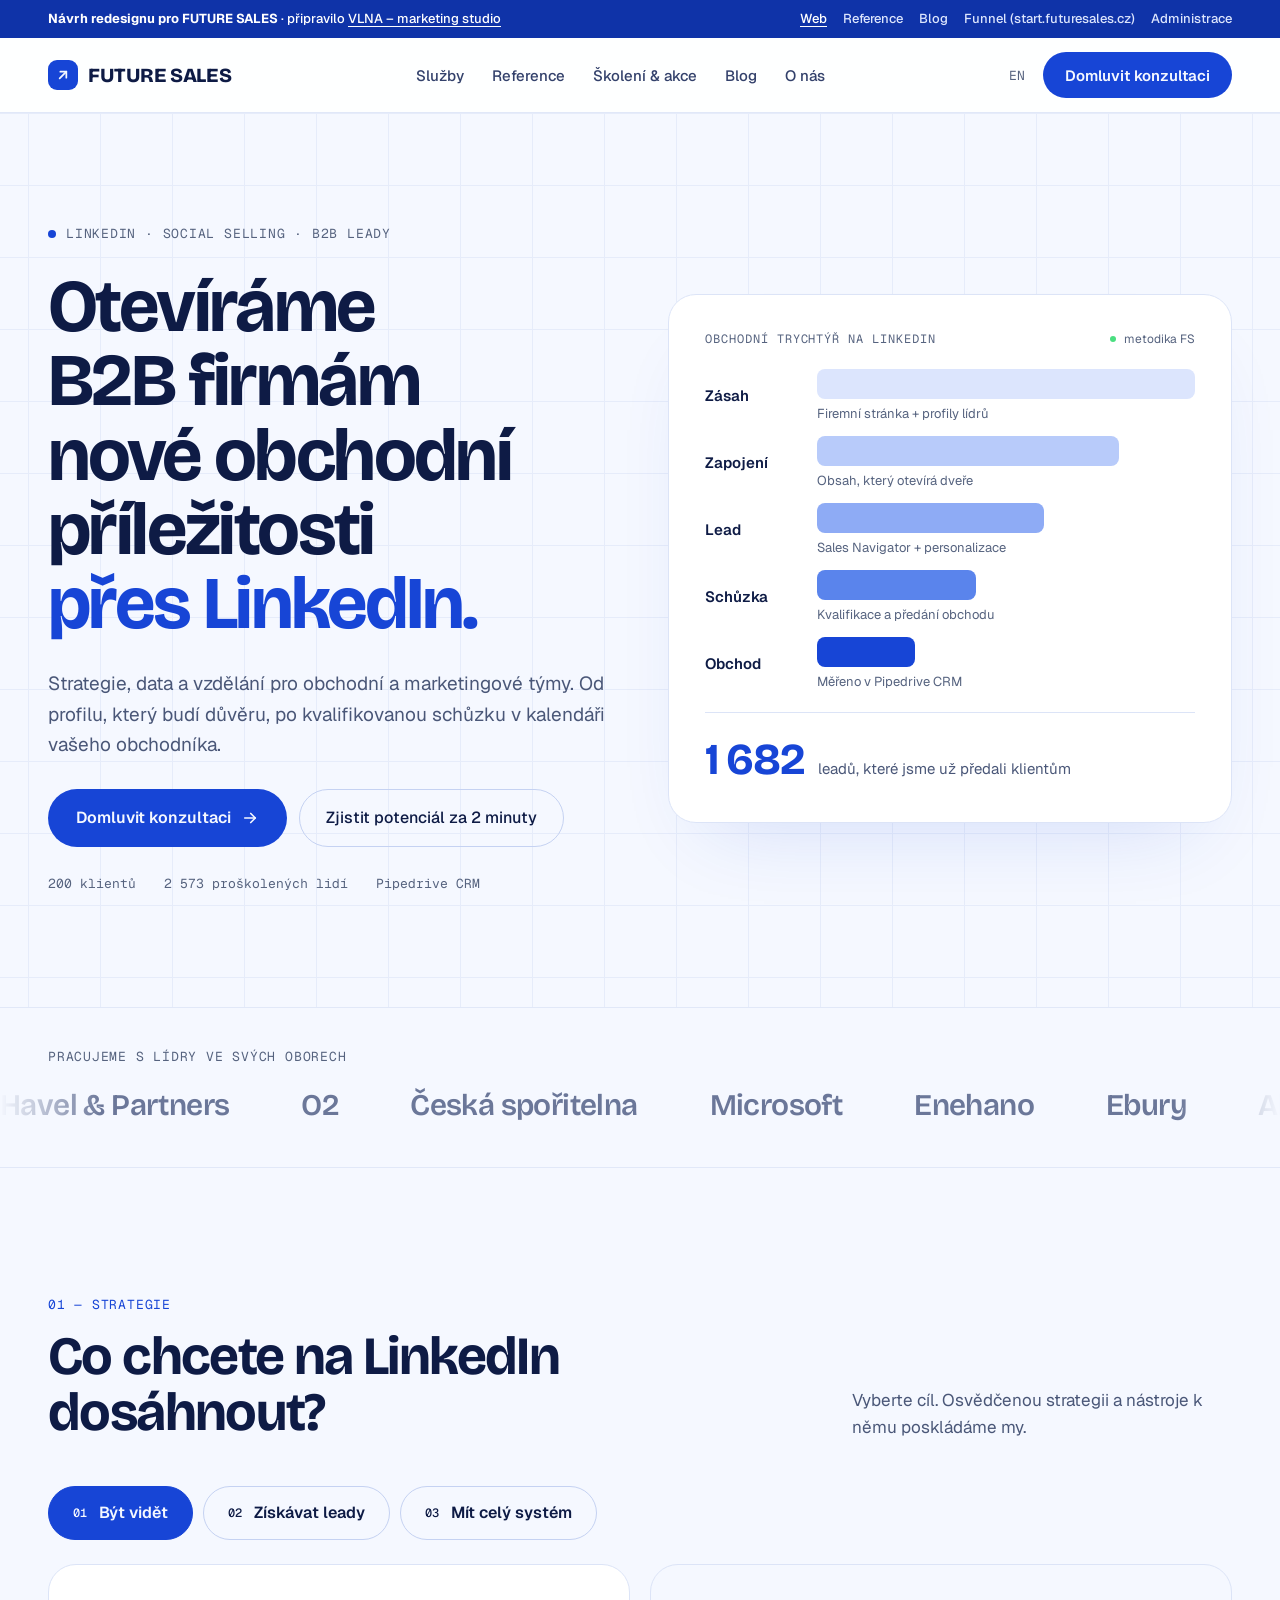
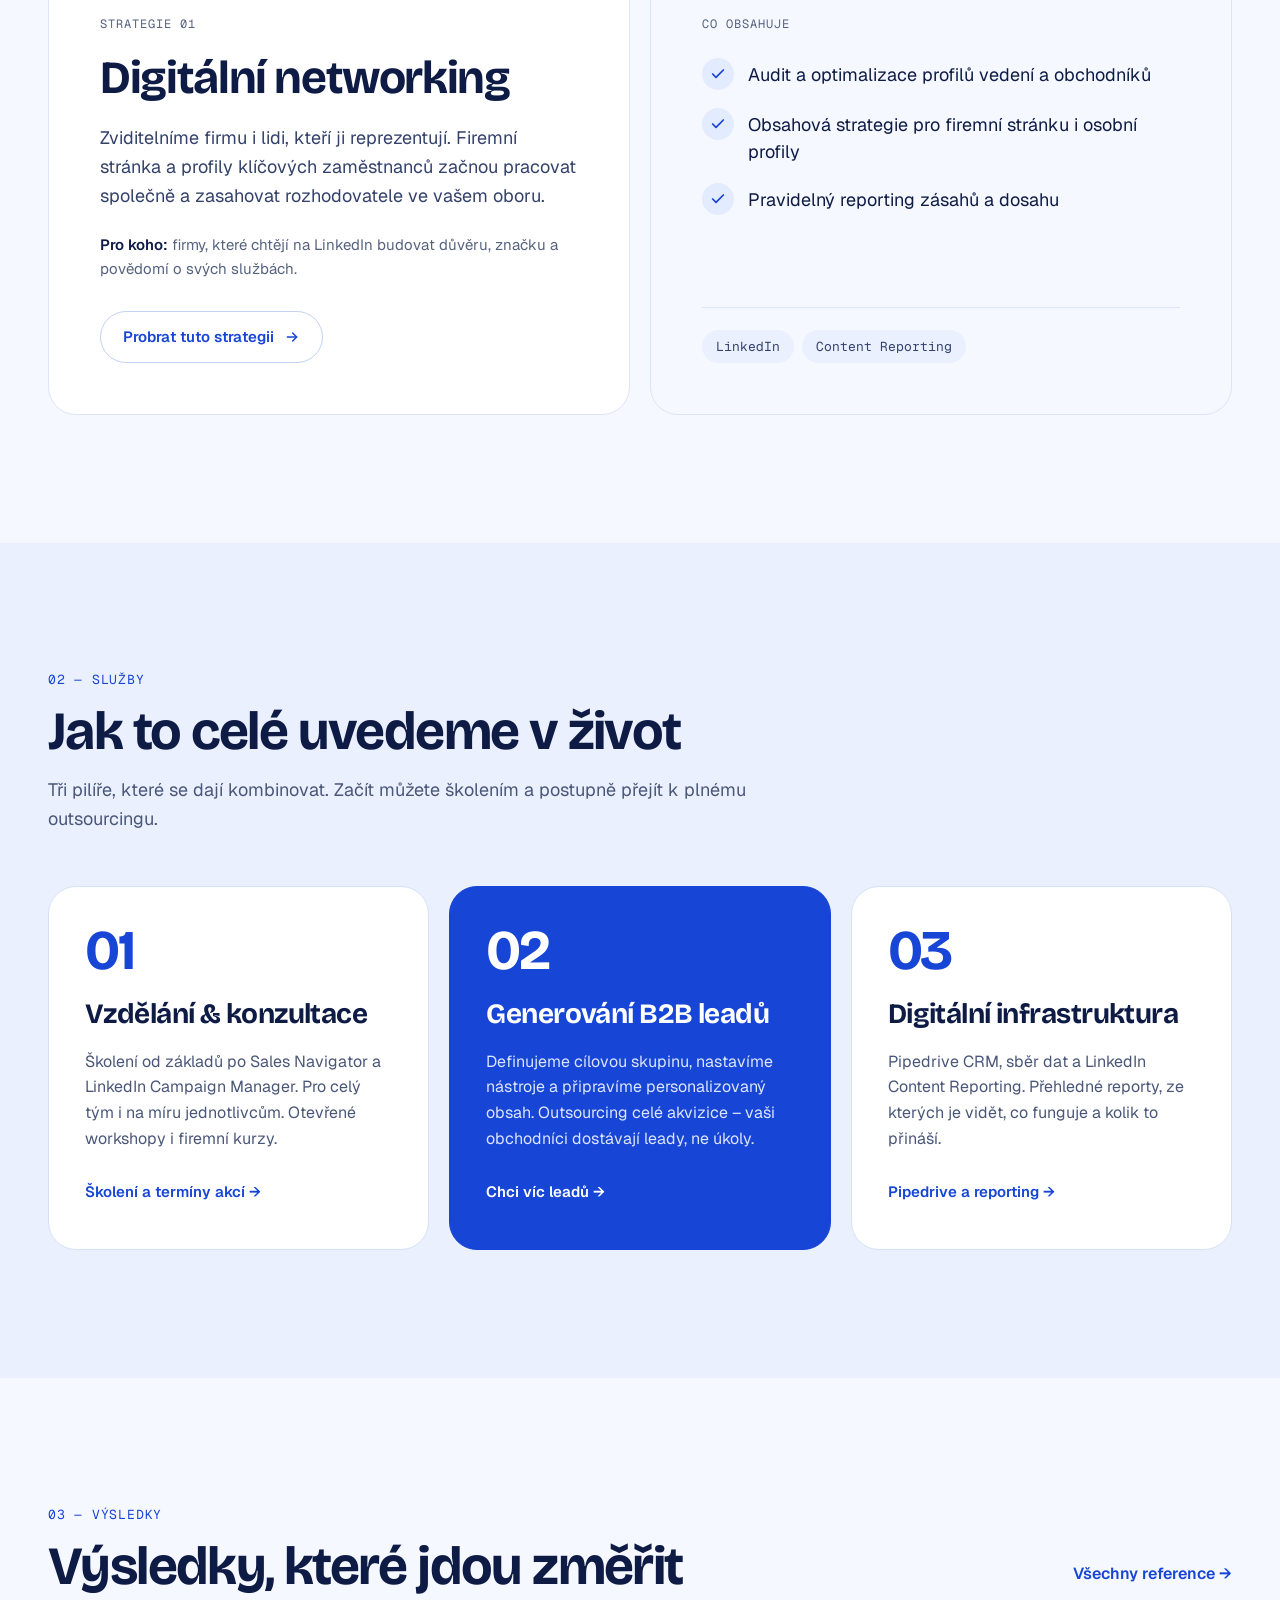
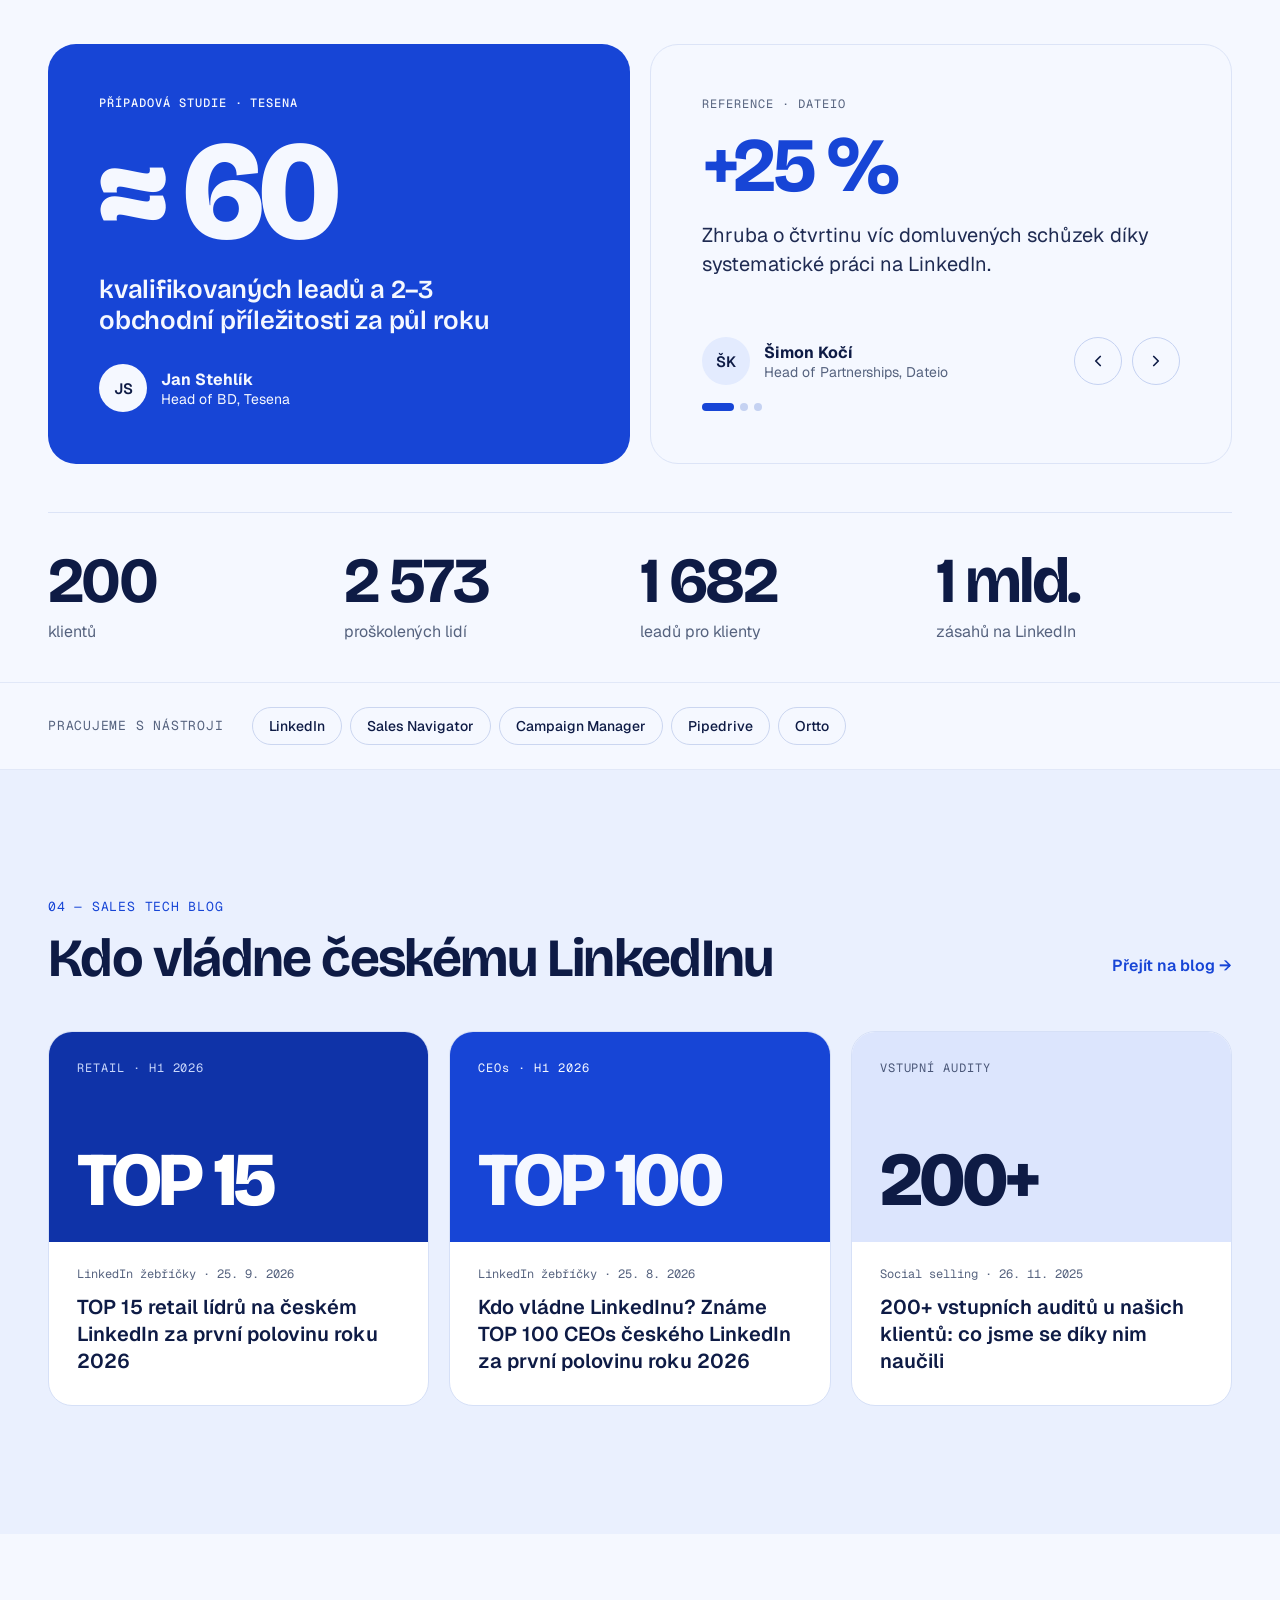
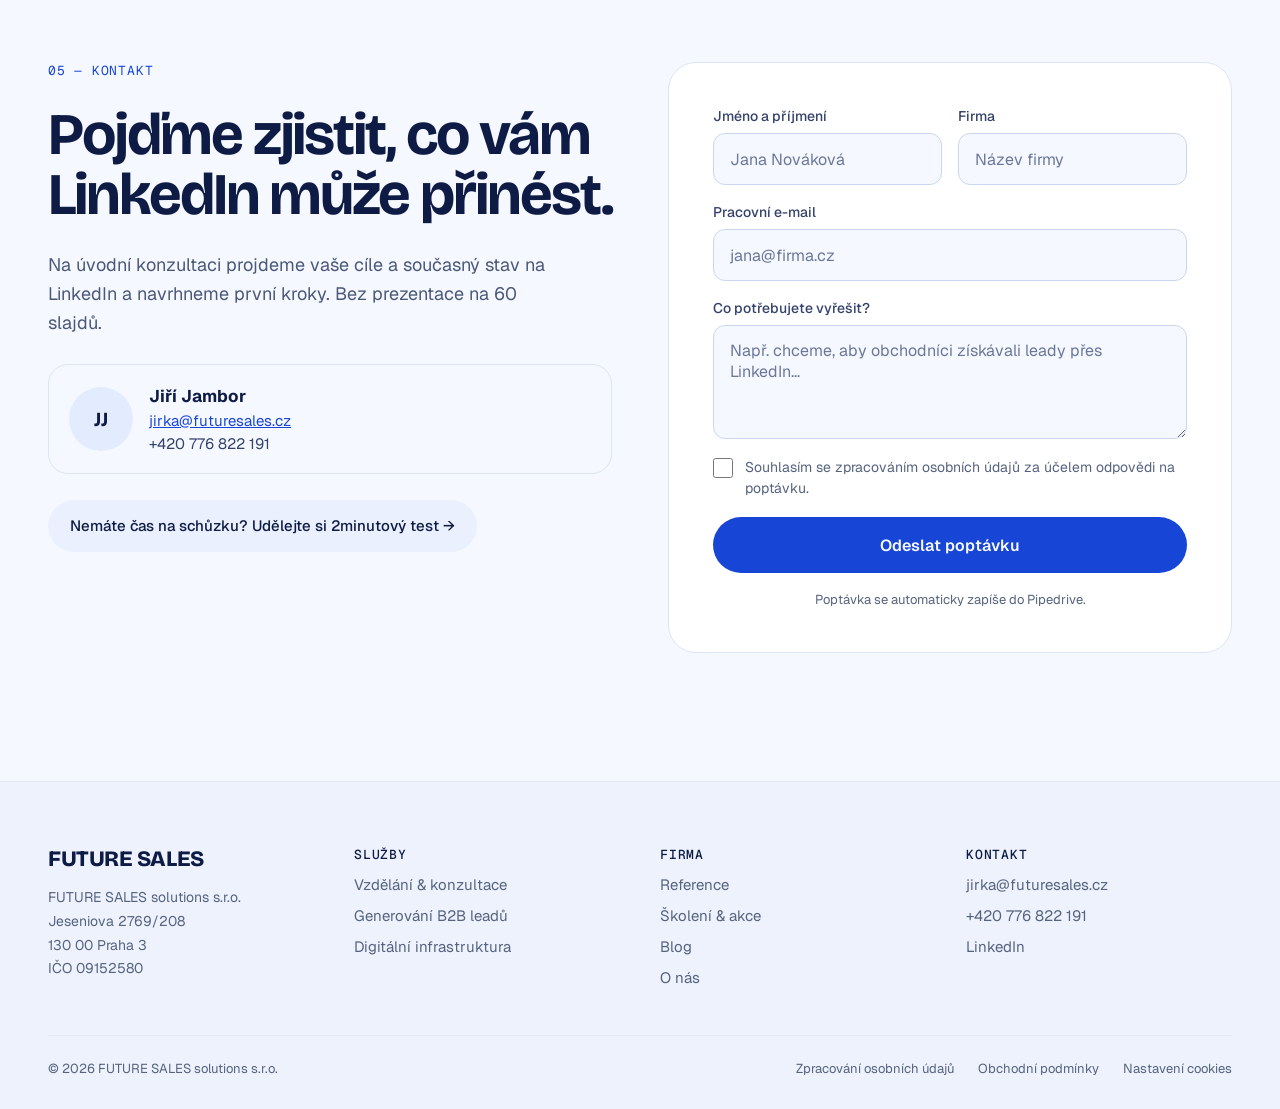
<file: p/futuresales/index.html>
<!doctype html>
<html lang="cs">
<head>
<meta charset="utf-8">
<meta name="viewport" content="width=device-width, initial-scale=1">
<meta name="robots" content="noindex, nofollow">
<title>FUTURE SALES – homepage · návrh</title>
<link href="https://fonts.googleapis.com/css2?family=Bricolage+Grotesque:opsz,wght@12..96,500..800&amp;family=Geist:wght@400..700&amp;family=Geist+Mono:wght@400;500&amp;display=swap" rel="stylesheet">
<style>
body{margin:0;background:#F5F8FF;-webkit-font-smoothing:antialiased}
html{scroll-behavior:smooth}
a{color:#1745D6}a:hover{color:#0F33A8}
@keyframes fs-marquee{from{transform:translateX(0)}to{transform:translateX(-50%)}}
@keyframes fs-rise{from{opacity:0;transform:translateY(20px)}to{opacity:1;transform:none}}
@keyframes fs-grow{from{transform:scaleX(0)}to{transform:scaleX(1)}}
@keyframes fs-pulse{0%,100%{opacity:1}50%{opacity:.3}}
.fs-btn{transition:transform .2s ease,background-color .2s ease,border-color .2s ease}
.fs-btn:hover{transform:translateY(-2px)}
.fs-card{transition:transform .3s ease,border-color .3s ease}
.fs-card:hover{transform:translateY(-4px);border-color:#1745D6}
.fs-nav a{color:#33416B;text-decoration:none}
.fs-nav a:hover{color:#1745D6}
.fs-foot a{color:#56637F;text-decoration:none}
.fs-foot a:hover{color:#1745D6}
.fs-light a.fs-more{color:#1745D6;text-decoration:none}
.fs-light a.fs-more:hover{color:#0F33A8}
input::placeholder,textarea::placeholder{color:#6B7799}
@media (prefers-reduced-motion: reduce){*{animation:none!important;transition:none!important}}
</style>
<style>
.vlna-bar{display:flex;flex-wrap:wrap;align-items:center;justify-content:space-between;gap:8px 20px;padding:10px clamp(20px,4vw,48px);background:#0F33A8;color:#FFFFFF;font:500 13px/1.4 'Geist',system-ui,sans-serif}
.vlna-bar a{color:#DCE5FD;text-decoration:none}
.vlna-bar a:hover{color:#FFFFFF}
.vlna-bar nav{display:flex;flex-wrap:wrap;gap:6px 16px}
.vlna-bar nav a[aria-current=page]{color:#FFFFFF;text-decoration:underline;text-underline-offset:3px}
.vlna-bar .vlna-brand{color:#FFFFFF;text-decoration:underline;text-underline-offset:3px}
@media (max-width:760px){
  header[style*="sticky"]{position:relative!important}
  .fs-nav{order:3;width:100%;flex-wrap:nowrap!important;overflow-x:auto;gap:0 22px!important;scrollbar-width:none}
  .fs-nav::-webkit-scrollbar{display:none}
  .fs-nav a{white-space:nowrap}
  .vlna-bar nav{flex-wrap:nowrap;overflow-x:auto;width:100%;scrollbar-width:none}
  .vlna-bar nav a{white-space:nowrap}
}
</style>
</head>
<body>
<div class="vlna-bar" role="note">
  <span><strong>Návrh redesignu pro FUTURE SALES</strong> · připravilo <a href="https://petrjanu.eu" class="vlna-brand">VLNA – marketing studio</a></span>
  <nav aria-label="Stránky návrhu"><a href="index.html" aria-current="page">Web</a><a href="reference.html">Reference</a><a href="blog.html">Blog</a><a href="start.html">Funnel (start.futuresales.cz)</a><a href="admin.html">Administrace</a></nav>
</div>
<div x-data="dc">
<div style="background: #F5F8FF; color: #0E1B45; font-family: 'Geist', system-ui, -apple-system, 'Segoe UI', sans-serif">

  <!-- NAV -->
  <header style="position: sticky; top: 0; z-index: 20; background: rgba(255,255,255,0.9); backdrop-filter: blur(14px); border-bottom: 1px solid #E1E8F8">
    <div style="max-width: 1240px; margin: 0 auto; padding: 14px clamp(20px, 4vw, 48px); display: flex; flex-wrap: wrap; align-items: center; justify-content: space-between; gap: 14px 32px">
      <a href="index.html" aria-label="FUTURE SALES – úvod" style="display: flex; align-items: center; gap: 10px; text-decoration: none; color: #0E1B45; min-height: 44px">
        <span :style="`width: 30px; height: 30px; border-radius: 9px; background: ${v.accent}; display: grid; place-items: center; color: #F5F8FF`">
          <svg width="16" height="16" viewBox="0 0 24 24" fill="none" stroke="currentColor" stroke-width="2.6" stroke-linecap="round" stroke-linejoin="round" aria-hidden="true"><path d="M7 17L17 7"></path><path d="M8 7h9v9"></path></svg>
        </span>
        <span style="font-family: 'Bricolage Grotesque', system-ui, sans-serif; font-weight: 800; font-size: 20px; letter-spacing: -0.02em">FUTURE SALES</span>
      </a>
      <nav class="fs-nav" aria-label="Hlavní menu" style="display: flex; flex-wrap: wrap; align-items: center; gap: 6px 28px; font-size: 15px; font-weight: 500">
        <a href="#sluzby" style="padding: 12px 0">Služby</a>
        <a href="reference.html" style="padding: 12px 0">Reference</a>
        <a href="#skoleni" style="padding: 12px 0">Školení &amp; akce</a>
        <a href="blog.html" style="padding: 12px 0">Blog</a>
        <a href="#o-nas" style="padding: 12px 0">O nás</a>
      </nav>
      <div style="display: flex; align-items: center; gap: 18px">
        <a href="#en" style="font-family: 'Geist Mono', ui-monospace, monospace; font-size: 13px; color: #56637F; text-decoration: none; padding: 12px 0">EN</a>
        <a class="fs-btn" href="#kontakt" :style="`background: ${v.accent}; color: #F5F8FF; text-decoration: none; font-weight: 600; font-size: 15px; padding: 0 22px; min-height: 46px; border-radius: 999px; display: inline-flex; align-items: center`">Domluvit konzultaci</a>
      </div>
    </div>
  </header>

  <!-- HERO -->
  <section style="position: relative; overflow: hidden; border-bottom: 1px solid #E1E8F8; background-image: linear-gradient(#E6ECFA 1px, transparent 1px), linear-gradient(90deg, #E6ECFA 1px, transparent 1px); background-size: 72px 72px; background-position: center top">
    <div style="max-width: 1240px; margin: 0 auto; padding: clamp(64px, 9vw, 112px) clamp(20px, 4vw, 48px) clamp(72px, 9vw, 120px); display: grid; grid-template-columns: repeat(auto-fit, minmax(min(480px, 100%), 1fr)); gap: 56px; align-items: center">
      <div style="display: flex; flex-direction: column; gap: 28px; animation: fs-rise .8s ease both">
        <p style="margin: 0; display: inline-flex; align-items: center; gap: 10px; font-family: 'Geist Mono', ui-monospace, monospace; font-size: 13px; letter-spacing: 0.06em; text-transform: uppercase; color: #56637F">
          <span :style="`width: 8px; height: 8px; border-radius: 50%; background: ${v.accent}; animation: fs-pulse 2s ease-in-out infinite`"></span>
          LinkedIn · Social Selling · B2B leady
        </p>
        <h1 style="margin: 0; font-family: 'Bricolage Grotesque', system-ui, sans-serif; font-weight: 700; font-size: clamp(42px, 5.8vw, 80px); line-height: 1.0; letter-spacing: -0.035em; text-wrap: balance">Otevíráme B2B firmám nové obchodní příležitosti <span :style="`color: ${v.accent}`">přes LinkedIn.</span></h1>
        <p style="margin: 0; font-size: 19px; line-height: 1.6; color: #4A5778; max-width: 560px; text-wrap: pretty">Strategie, data a vzdělání pro obchodní a marketingové týmy. Od profilu, který budí důvěru, po kvalifikovanou schůzku v kalendáři vašeho obchodníka.</p>
        <div style="display: flex; flex-wrap: wrap; gap: 12px">
          <a class="fs-btn" href="#kontakt" :style="`background: ${v.accent}; color: #F5F8FF; text-decoration: none; font-weight: 600; font-size: 16px; padding: 0 28px; min-height: 56px; border-radius: 999px; display: inline-flex; align-items: center; gap: 10px`">Domluvit konzultaci
            <svg width="18" height="18" viewBox="0 0 24 24" fill="none" stroke="currentColor" stroke-width="2.2" stroke-linecap="round" stroke-linejoin="round" aria-hidden="true"><path d="M5 12h14"></path><path d="M13 6l6 6-6 6"></path></svg>
          </a>
          <a class="fs-btn" href="start.html" style="border: 1px solid #C5D2F2; color: #0E1B45; text-decoration: none; font-weight: 500; font-size: 16px; padding: 0 26px; min-height: 56px; border-radius: 999px; display: inline-flex; align-items: center; gap: 10px">Zjistit potenciál za 2 minuty</a>
        </div>
        <div style="display: flex; flex-wrap: wrap; gap: 8px 28px; font-family: 'Geist Mono', ui-monospace, monospace; font-size: 13px; color: #56637F">
          <span>200 klientů</span><span>2 573 proškolených lidí</span><span>Pipedrive CRM</span>
        </div>
      </div>

      <!-- Funnel visual -->
      <div style="background: #FFFFFF; border: 1px solid #DCE4F7; border-radius: 28px; padding: clamp(24px, 3vw, 36px); display: flex; flex-direction: column; gap: 22px; box-shadow: 0 40px 80px -40px rgba(23,69,214,0.16); animation: fs-rise .9s .15s ease both">
        <div style="display: flex; justify-content: space-between; align-items: center; gap: 12px">
          <span style="font-family: 'Geist Mono', ui-monospace, monospace; font-size: 12px; letter-spacing: 0.08em; text-transform: uppercase; color: #56637F">Obchodní trychtýř na LinkedIn</span>
          <span style="display: inline-flex; align-items: center; gap: 8px; font-size: 12px; color: #56637F"><span style="width: 6px; height: 6px; border-radius: 50%; background: #4ADE80; animation: fs-pulse 1.6s ease-in-out infinite"></span>metodika FS</span>
        </div>
        <div style="display: flex; flex-direction: column; gap: 14px">
          <div style="display: grid; grid-template-columns: 96px 1fr; gap: 16px; align-items: center">
            <span style="font-weight: 600; font-size: 15px">Zásah</span>
            <div style="display: flex; flex-direction: column; gap: 6px"><div style="height: 30px; width: 100%; background: #DCE5FD; border-radius: 8px; transform-origin: left; animation: fs-grow 1.1s .3s cubic-bezier(.2,.7,.2,1) both"></div><span style="font-size: 13px; color: #56637F">Firemní stránka + profily lídrů</span></div>
          </div>
          <div style="display: grid; grid-template-columns: 96px 1fr; gap: 16px; align-items: center">
            <span style="font-weight: 600; font-size: 15px">Zapojení</span>
            <div style="display: flex; flex-direction: column; gap: 6px"><div style="height: 30px; width: 80%; background: #B8CBFA; border-radius: 8px; transform-origin: left; animation: fs-grow 1.1s .45s cubic-bezier(.2,.7,.2,1) both"></div><span style="font-size: 13px; color: #56637F">Obsah, který otevírá dveře</span></div>
          </div>
          <div style="display: grid; grid-template-columns: 96px 1fr; gap: 16px; align-items: center">
            <span style="font-weight: 600; font-size: 15px">Lead</span>
            <div style="display: flex; flex-direction: column; gap: 6px"><div style="height: 30px; width: 60%; background: #8EABF5; border-radius: 8px; transform-origin: left; animation: fs-grow 1.1s .6s cubic-bezier(.2,.7,.2,1) both"></div><span style="font-size: 13px; color: #56637F">Sales Navigator + personalizace</span></div>
          </div>
          <div style="display: grid; grid-template-columns: 96px 1fr; gap: 16px; align-items: center">
            <span style="font-weight: 600; font-size: 15px">Schůzka</span>
            <div style="display: flex; flex-direction: column; gap: 6px"><div style="height: 30px; width: 42%; background: #5A84EC; border-radius: 8px; transform-origin: left; animation: fs-grow 1.1s .75s cubic-bezier(.2,.7,.2,1) both"></div><span style="font-size: 13px; color: #56637F">Kvalifikace a předání obchodu</span></div>
          </div>
          <div style="display: grid; grid-template-columns: 96px 1fr; gap: 16px; align-items: center">
            <span style="font-weight: 600; font-size: 15px">Obchod</span>
            <div style="display: flex; flex-direction: column; gap: 6px"><div :style="`height: 30px; width: 26%; background: ${v.accent}; border-radius: 8px; transform-origin: left; animation: fs-grow 1.1s .9s cubic-bezier(.2,.7,.2,1) both`"></div><span style="font-size: 13px; color: #56637F">Měřeno v Pipedrive CRM</span></div>
          </div>
        </div>
        <div style="border-top: 1px solid #DCE4F7; padding-top: 20px; display: flex; align-items: baseline; gap: 14px; flex-wrap: wrap">
          <span :style="`font-family: 'Bricolage Grotesque', system-ui, sans-serif; font-weight: 700; font-size: 44px; letter-spacing: -0.03em; color: ${v.accent}`">1 682</span>
          <span style="font-size: 15px; color: #4A5778">leadů, které jsme už předali klientům</span>
        </div>
      </div>
    </div>
  </section>

  <!-- CLIENTS MARQUEE -->
  <section aria-label="Klienti" style="padding: 40px 0 44px; border-bottom: 1px solid #E1E8F8">
    <p style="max-width: 1240px; margin: 0 auto 22px; padding: 0 clamp(20px, 4vw, 48px); font-family: 'Geist Mono', ui-monospace, monospace; font-size: 13px; letter-spacing: 0.06em; text-transform: uppercase; color: #56637F">Pracujeme s lídry ve svých oborech</p>
    <div style="overflow: hidden; -webkit-mask-image: linear-gradient(90deg, transparent, #000 8%, #000 92%, transparent); mask-image: linear-gradient(90deg, transparent, #000 8%, #000 92%, transparent)">
      <div style="display: flex; width: max-content; animation: fs-marquee 45s linear infinite">
        <template x-for="c in v.clientsLoop">
          <span style="padding-right: 72px; font-family: 'Bricolage Grotesque', system-ui, sans-serif; font-weight: 600; font-size: 30px; letter-spacing: -0.02em; color: #6B7799; white-space: nowrap"><span x-text="c"></span></span>
        </template>
      </div>
    </div>
  </section>

  <!-- STRATEGIES -->
  <section style="padding: clamp(80px, 10vw, 128px) 0">
    <div style="max-width: 1240px; margin: 0 auto; padding: 0 clamp(20px, 4vw, 48px)">
      <div style="display: flex; flex-wrap: wrap; justify-content: space-between; align-items: flex-end; gap: 24px">
        <div style="display: flex; flex-direction: column; gap: 16px; max-width: 720px">
          <p :style="`margin: 0; font-family: 'Geist Mono', ui-monospace, monospace; font-size: 13px; letter-spacing: 0.06em; text-transform: uppercase; color: ${v.accent}`">01 — Strategie</p>
          <h2 style="margin: 0; font-family: 'Bricolage Grotesque', system-ui, sans-serif; font-weight: 700; font-size: clamp(34px, 4.2vw, 58px); line-height: 1.05; letter-spacing: -0.03em">Co chcete na LinkedIn dosáhnout?</h2>
        </div>
        <p style="margin: 0; font-size: 17px; line-height: 1.6; color: #4A5778; max-width: 380px">Vyberte cíl. Osvědčenou strategii a nástroje k němu poskládáme my.</p>
      </div>

      <div role="tablist" aria-label="Strategie" style="display: flex; flex-wrap: wrap; gap: 10px; margin-top: 44px">
        <template x-for="s in v.strategies">
          <button type="button" role="tab" :aria-selected="s.selected" @click="s.pick($event)" class="fs-btn" :style="`display: inline-flex; align-items: center; gap: 12px; min-height: 54px; padding: 0 24px; border-radius: 999px; font-family: 'Geist', system-ui, sans-serif; font-size: 16px; font-weight: 600; cursor: pointer; border: 1px solid ${s.bd}; background: ${s.bg}; color: ${s.fg}`">
            <span style="font-family: 'Geist Mono', ui-monospace, monospace; font-size: 12px; font-weight: 500"><span x-text="s.num"></span></span><span x-text="s.goal"></span>
          </button>
        </template>
      </div>

      <div role="tabpanel" style="margin-top: 24px; display: grid; grid-template-columns: repeat(auto-fit, minmax(min(440px, 100%), 1fr)); gap: 20px">
        <div style="background: #FFFFFF; border: 1px solid #DCE4F7; border-radius: 28px; padding: clamp(28px, 4vw, 52px); display: flex; flex-direction: column; gap: 22px">
          <span style="font-family: 'Geist Mono', ui-monospace, monospace; font-size: 12px; letter-spacing: 0.08em; text-transform: uppercase; color: #56637F">Strategie <span x-text="v.cur.num"></span></span>
          <h3 style="margin: 0; font-family: 'Bricolage Grotesque', system-ui, sans-serif; font-weight: 700; font-size: clamp(32px, 3.6vw, 48px); letter-spacing: -0.03em; line-height: 1.05"><span x-text="v.cur.name"></span></h3>
          <p style="margin: 0; font-size: 18px; line-height: 1.6; color: #33416B; text-wrap: pretty"><span x-text="v.cur.text"></span></p>
          <p style="margin: 0; font-size: 15px; line-height: 1.6; color: #56637F"><strong style="color: #0E1B45; font-weight: 600">Pro koho: </strong><span x-text="v.cur.forWhom"></span></p>
          <div style="margin-top: auto; padding-top: 8px">
            <a class="fs-btn" href="#kontakt" style="display: inline-flex; align-items: center; gap: 10px; min-height: 50px; padding: 0 22px; border-radius: 999px; background: #FFFFFF; color: #1745D6; border: 1px solid #C5D2F2; text-decoration: none; font-weight: 600; font-size: 15px">Probrat tuto strategii
              <svg width="16" height="16" viewBox="0 0 24 24" fill="none" stroke="currentColor" stroke-width="2.2" stroke-linecap="round" stroke-linejoin="round" aria-hidden="true"><path d="M5 12h14"></path><path d="M13 6l6 6-6 6"></path></svg>
            </a>
          </div>
        </div>
        <div style="border: 1px solid #DCE4F7; border-radius: 28px; padding: clamp(28px, 4vw, 52px); display: flex; flex-direction: column; gap: 26px">
          <span style="font-family: 'Geist Mono', ui-monospace, monospace; font-size: 12px; letter-spacing: 0.08em; text-transform: uppercase; color: #56637F">Co obsahuje</span>
          <ul style="list-style: none; margin: 0; padding: 0; display: flex; flex-direction: column; gap: 18px">
            <template x-for="it in v.cur.items">
              <li style="display: grid; grid-template-columns: 32px 1fr; gap: 14px; align-items: start; font-size: 18px; line-height: 1.5">
                <span :style="`width: 32px; height: 32px; border-radius: 50%; background: #E3EBFE; color: ${v.accent}; display: grid; place-items: center`">
                  <svg width="16" height="16" viewBox="0 0 24 24" fill="none" stroke="currentColor" stroke-width="2.6" stroke-linecap="round" stroke-linejoin="round" aria-hidden="true"><path d="M20 6L9 17l-5-5"></path></svg>
                </span>
                <span style="padding-top: 3px"><span x-text="it"></span></span>
              </li>
            </template>
          </ul>
          <div style="margin-top: auto; display: flex; flex-wrap: wrap; gap: 8px; padding-top: 22px; border-top: 1px solid #DCE4F7">
            <template x-for="t in v.cur.tools">
              <span style="font-family: 'Geist Mono', ui-monospace, monospace; font-size: 13px; padding: 8px 14px; border-radius: 999px; background: #EAF0FE; color: #33416B"><span x-text="t"></span></span>
            </template>
          </div>
        </div>
      </div>
    </div>
  </section>

  <!-- SERVICES (light) -->
  <section id="sluzby" class="fs-light" style="background: #EAF0FE; color: #0E1B45; padding: clamp(80px, 10vw, 128px) 0">
    <div style="max-width: 1240px; margin: 0 auto; padding: 0 clamp(20px, 4vw, 48px); display: flex; flex-direction: column; gap: 52px">
      <div style="display: flex; flex-direction: column; gap: 16px; max-width: 760px">
        <p style="margin: 0; font-family: 'Geist Mono', ui-monospace, monospace; font-size: 13px; letter-spacing: 0.06em; text-transform: uppercase; color: #1745D6">02 — Služby</p>
        <h2 style="margin: 0; font-family: 'Bricolage Grotesque', system-ui, sans-serif; font-weight: 700; font-size: clamp(34px, 4.2vw, 58px); line-height: 1.05; letter-spacing: -0.03em">Jak to celé uvedeme v život</h2>
        <p style="margin: 0; font-size: 18px; line-height: 1.6; color: #4A5778">Tři pilíře, které se dají kombinovat. Začít můžete školením a postupně přejít k plnému outsourcingu.</p>
      </div>
      <div style="display: grid; grid-template-columns: repeat(auto-fit, minmax(min(340px, 100%), 1fr)); gap: 20px">
        <article id="skoleni" class="fs-card" style="background: #FFFFFF; border: 1px solid #D6E0F7; border-radius: 28px; padding: 36px; display: flex; flex-direction: column; gap: 18px; min-height: 360px; box-sizing: border-box">
          <span style="font-family: 'Bricolage Grotesque', system-ui, sans-serif; font-weight: 700; font-size: 56px; letter-spacing: -0.04em; color: #1745D6; line-height: 1">01</span>
          <h3 style="margin: 0; font-family: 'Bricolage Grotesque', system-ui, sans-serif; font-weight: 700; font-size: 28px; letter-spacing: -0.02em">Vzdělání &amp; konzultace</h3>
          <p style="margin: 0; font-size: 16px; line-height: 1.6; color: #4A5778">Školení od základů po Sales Navigator a LinkedIn Campaign Manager. Pro celý tým i na míru jednotlivcům. Otevřené workshopy i firemní kurzy.</p>
          <a class="fs-more" href="#skoleni" style="margin-top: auto; font-weight: 600; font-size: 15px; display: inline-flex; align-items: center; gap: 8px; min-height: 44px">Školení a termíny akcí →</a>
        </article>
        <article class="fs-card" :style="`background: ${v.accent}; color: #FFFFFF; border: 1px solid ${v.accent}; border-radius: 28px; padding: 36px; display: flex; flex-direction: column; gap: 18px; min-height: 360px; box-sizing: border-box`">
          <span style="font-family: 'Bricolage Grotesque', system-ui, sans-serif; font-weight: 700; font-size: 56px; letter-spacing: -0.04em; color: #FFFFFF; line-height: 1">02</span>
          <h3 style="margin: 0; font-family: 'Bricolage Grotesque', system-ui, sans-serif; font-weight: 700; font-size: 28px; letter-spacing: -0.02em">Generování B2B leadů</h3>
          <p style="margin: 0; font-size: 16px; line-height: 1.6; color: #DCE5FD">Definujeme cílovou skupinu, nastavíme nástroje a připravíme personalizovaný obsah. Outsourcing celé akvizice – vaši obchodníci dostávají leady, ne úkoly.</p>
          <a href="#kontakt" style="margin-top: auto; font-weight: 600; font-size: 15px; display: inline-flex; align-items: center; gap: 8px; min-height: 44px; text-decoration: none; color: #FFFFFF">Chci víc leadů →</a>
        </article>
        <article class="fs-card" style="background: #FFFFFF; border: 1px solid #D6E0F7; border-radius: 28px; padding: 36px; display: flex; flex-direction: column; gap: 18px; min-height: 360px; box-sizing: border-box">
          <span style="font-family: 'Bricolage Grotesque', system-ui, sans-serif; font-weight: 700; font-size: 56px; letter-spacing: -0.04em; color: #1745D6; line-height: 1">03</span>
          <h3 style="margin: 0; font-family: 'Bricolage Grotesque', system-ui, sans-serif; font-weight: 700; font-size: 28px; letter-spacing: -0.02em">Digitální infrastruktura</h3>
          <p style="margin: 0; font-size: 16px; line-height: 1.6; color: #4A5778">Pipedrive CRM, sběr dat a LinkedIn Content Reporting. Přehledné reporty, ze kterých je vidět, co funguje a kolik to přináší.</p>
          <a class="fs-more" href="#kontakt" style="margin-top: auto; font-weight: 600; font-size: 15px; display: inline-flex; align-items: center; gap: 8px; min-height: 44px">Pipedrive a reporting →</a>
        </article>
      </div>
    </div>
  </section>

  <!-- RESULTS -->
  <section style="padding: clamp(80px, 10vw, 128px) 0 0">
    <div style="max-width: 1240px; margin: 0 auto; padding: 0 clamp(20px, 4vw, 48px); display: flex; flex-direction: column; gap: 48px">
      <div style="display: flex; flex-wrap: wrap; justify-content: space-between; align-items: flex-end; gap: 24px">
        <div style="display: flex; flex-direction: column; gap: 16px">
          <p :style="`margin: 0; font-family: 'Geist Mono', ui-monospace, monospace; font-size: 13px; letter-spacing: 0.06em; text-transform: uppercase; color: ${v.accent}`">03 — Výsledky</p>
          <h2 style="margin: 0; font-family: 'Bricolage Grotesque', system-ui, sans-serif; font-weight: 700; font-size: clamp(34px, 4.2vw, 58px); line-height: 1.05; letter-spacing: -0.03em">Výsledky, které jdou změřit</h2>
        </div>
        <a href="reference.html" style="font-weight: 600; font-size: 16px; text-decoration: none; display: inline-flex; align-items: center; gap: 8px; min-height: 44px">Všechny reference →</a>
      </div>

      <div style="display: grid; grid-template-columns: repeat(auto-fit, minmax(min(460px, 100%), 1fr)); gap: 20px">
        <!-- featured -->
        <article :style="`background: ${v.accent}; color: #F5F8FF; border-radius: 28px; padding: clamp(28px, 4vw, 52px); display: flex; flex-direction: column; gap: 18px; min-height: 420px; box-sizing: border-box`">
          <span style="font-family: 'Geist Mono', ui-monospace, monospace; font-size: 12px; letter-spacing: 0.08em; text-transform: uppercase; font-weight: 500">Případová studie · Tesena</span>
          <span style="font-family: 'Bricolage Grotesque', system-ui, sans-serif; font-weight: 800; font-size: clamp(88px, 11vw, 148px); letter-spacing: -0.05em; line-height: 0.9">≈ 60</span>
          <p style="margin: 0; font-family: 'Bricolage Grotesque', system-ui, sans-serif; font-weight: 600; font-size: 26px; line-height: 1.2; letter-spacing: -0.01em; max-width: 440px">kvalifikovaných leadů a 2–3 obchodní příležitosti za půl roku</p>
          <div style="margin-top: auto; display: flex; align-items: center; gap: 14px">
            <span style="width: 48px; height: 48px; border-radius: 50%; background: #F5F8FF; color: #0E1B45; display: grid; place-items: center; font-weight: 600; font-size: 15px">JS</span>
            <span style="display: flex; flex-direction: column"><strong style="font-size: 16px">Jan Stehlík</strong><span style="font-size: 14px">Head of BD, Tesena</span></span>
          </div>
        </article>
        <!-- slider -->
        <article aria-roledescription="carousel" aria-label="Další reference" style="border: 1px solid #DCE4F7; border-radius: 28px; padding: clamp(28px, 4vw, 52px); display: flex; flex-direction: column; gap: 18px; min-height: 420px; box-sizing: border-box">
          <span style="font-family: 'Geist Mono', ui-monospace, monospace; font-size: 12px; letter-spacing: 0.08em; text-transform: uppercase; color: #56637F">Reference · <span x-text="v.ref.company"></span></span>
          <span :style="`font-family: 'Bricolage Grotesque', system-ui, sans-serif; font-weight: 700; font-size: clamp(56px, 6vw, 84px); letter-spacing: -0.04em; line-height: 0.95; color: ${v.accent}`"><span x-text="v.ref.big"></span></span>
          <p style="margin: 0; font-size: 20px; line-height: 1.45; color: #1F2B52; max-width: 460px"><span x-text="v.ref.text"></span></p>
          <div style="margin-top: auto; display: flex; flex-wrap: wrap; align-items: center; justify-content: space-between; gap: 18px">
            <div style="display: flex; align-items: center; gap: 14px">
              <span style="width: 48px; height: 48px; border-radius: 50%; background: #E3EBFE; display: grid; place-items: center; font-weight: 600; font-size: 15px"><span x-text="v.ref.initials"></span></span>
              <span style="display: flex; flex-direction: column"><strong style="font-size: 16px"><span x-text="v.ref.name"></span></strong><span style="font-size: 14px; color: #56637F"><span x-text="v.ref.role"></span></span></span>
            </div>
            <div style="display: flex; align-items: center; gap: 10px">
              <button type="button" aria-label="Předchozí reference" @click="v.prevRef($event)" class="fs-btn" style="width: 48px; height: 48px; border-radius: 50%; border: 1px solid #C5D2F2; background: transparent; color: #0E1B45; cursor: pointer; display: grid; place-items: center">
                <svg width="18" height="18" viewBox="0 0 24 24" fill="none" stroke="currentColor" stroke-width="2.2" stroke-linecap="round" stroke-linejoin="round" aria-hidden="true"><path d="M15 6l-6 6 6 6"></path></svg>
              </button>
              <button type="button" aria-label="Další reference" @click="v.nextRef($event)" class="fs-btn" style="width: 48px; height: 48px; border-radius: 50%; border: 1px solid #C5D2F2; background: transparent; color: #0E1B45; cursor: pointer; display: grid; place-items: center">
                <svg width="18" height="18" viewBox="0 0 24 24" fill="none" stroke="currentColor" stroke-width="2.2" stroke-linecap="round" stroke-linejoin="round" aria-hidden="true"><path d="M9 6l6 6-6 6"></path></svg>
              </button>
            </div>
          </div>
          <div style="display: flex; gap: 6px">
            <template x-for="d in v.dots">
              <button type="button" :aria-label="d.label" @click="d.go($event)" :style="`width: ${d.w}; height: 8px; border-radius: 999px; border: 0; padding: 0; background: ${d.c}; cursor: pointer; transition: width .3s ease`"></button>
            </template>
          </div>
        </article>
      </div>

      <!-- numbers -->
      <div style="display: grid; grid-template-columns: repeat(auto-fit, minmax(min(240px, 100%), 1fr)); border-top: 1px solid #DCE4F7">
        <div style="padding: 36px 24px 40px 0; display: flex; flex-direction: column; gap: 8px">
          <span style="font-family: 'Bricolage Grotesque', system-ui, sans-serif; font-weight: 700; font-size: clamp(48px, 5vw, 68px); letter-spacing: -0.04em; line-height: 1">200</span>
          <span style="font-size: 16px; color: #56637F">klientů</span>
        </div>
        <div style="padding: 36px 24px 40px 0; display: flex; flex-direction: column; gap: 8px">
          <span style="font-family: 'Bricolage Grotesque', system-ui, sans-serif; font-weight: 700; font-size: clamp(48px, 5vw, 68px); letter-spacing: -0.04em; line-height: 1">2 573</span>
          <span style="font-size: 16px; color: #56637F">proškolených lidí</span>
        </div>
        <div style="padding: 36px 24px 40px 0; display: flex; flex-direction: column; gap: 8px">
          <span style="font-family: 'Bricolage Grotesque', system-ui, sans-serif; font-weight: 700; font-size: clamp(48px, 5vw, 68px); letter-spacing: -0.04em; line-height: 1">1 682</span>
          <span style="font-size: 16px; color: #56637F">leadů pro klienty</span>
        </div>
        <div style="padding: 36px 24px 40px 0; display: flex; flex-direction: column; gap: 8px">
          <span style="font-family: 'Bricolage Grotesque', system-ui, sans-serif; font-weight: 700; font-size: clamp(48px, 5vw, 68px); letter-spacing: -0.04em; line-height: 1">1 mld.</span>
          <span style="font-size: 16px; color: #56637F">zásahů na LinkedIn</span>
        </div>
      </div>
    </div>
    <!-- tech strip -->
    <div style="border-top: 1px solid #E1E8F8; border-bottom: 1px solid #E1E8F8">
      <div style="max-width: 1240px; margin: 0 auto; padding: 24px clamp(20px, 4vw, 48px); display: flex; flex-wrap: wrap; align-items: center; gap: 12px 28px">
        <span style="font-family: 'Geist Mono', ui-monospace, monospace; font-size: 13px; letter-spacing: 0.06em; text-transform: uppercase; color: #56637F">Pracujeme s nástroji</span>
        <div style="display: flex; flex-wrap: wrap; gap: 8px">
          <span style="font-size: 14px; font-weight: 500; padding: 9px 16px; border-radius: 999px; border: 1px solid #CBD6F0">LinkedIn</span>
          <span style="font-size: 14px; font-weight: 500; padding: 9px 16px; border-radius: 999px; border: 1px solid #CBD6F0">Sales Navigator</span>
          <span style="font-size: 14px; font-weight: 500; padding: 9px 16px; border-radius: 999px; border: 1px solid #CBD6F0">Campaign Manager</span>
          <span style="font-size: 14px; font-weight: 500; padding: 9px 16px; border-radius: 999px; border: 1px solid #CBD6F0">Pipedrive</span>
          <span style="font-size: 14px; font-weight: 500; padding: 9px 16px; border-radius: 999px; border: 1px solid #CBD6F0">Ortto</span>
        </div>
      </div>
    </div>
  </section>

  <!-- BLOG -->
  <section class="fs-light" style="background: #EAF0FE; color: #0E1B45; padding: clamp(80px, 10vw, 128px) 0">
    <div style="max-width: 1240px; margin: 0 auto; padding: 0 clamp(20px, 4vw, 48px); display: flex; flex-direction: column; gap: 44px">
      <div style="display: flex; flex-wrap: wrap; justify-content: space-between; align-items: flex-end; gap: 24px">
        <div style="display: flex; flex-direction: column; gap: 16px">
          <p style="margin: 0; font-family: 'Geist Mono', ui-monospace, monospace; font-size: 13px; letter-spacing: 0.06em; text-transform: uppercase; color: #1745D6">04 — Sales Tech blog</p>
          <h2 style="margin: 0; font-family: 'Bricolage Grotesque', system-ui, sans-serif; font-weight: 700; font-size: clamp(34px, 4.2vw, 58px); line-height: 1.05; letter-spacing: -0.03em">Kdo vládne českému LinkedInu</h2>
        </div>
        <a class="fs-more" href="blog.html" style="font-weight: 600; font-size: 16px; display: inline-flex; align-items: center; gap: 8px; min-height: 44px">Přejít na blog →</a>
      </div>
      <div style="display: grid; grid-template-columns: repeat(auto-fit, minmax(min(340px, 100%), 1fr)); gap: 20px">
        <a href="blog.html" class="fs-card" style="text-decoration: none; color: #0E1B45; background: #FFFFFF; border: 1px solid #D6E0F7; border-radius: 24px; overflow: hidden; display: flex; flex-direction: column">
          <div style="height: 210px; background: #0F33A8; color: #FFFFFF; padding: 28px; box-sizing: border-box; display: flex; flex-direction: column; justify-content: space-between">
            <span style="font-family: 'Geist Mono', ui-monospace, monospace; font-size: 12px; letter-spacing: 0.08em; color: #C9D7FB">RETAIL · H1 2026</span>
            <span style="font-family: 'Bricolage Grotesque', system-ui, sans-serif; font-weight: 800; font-size: 76px; letter-spacing: -0.05em; line-height: 0.9">TOP 15</span>
          </div>
          <div style="padding: 24px 28px 30px; display: flex; flex-direction: column; gap: 12px">
            <span style="font-family: 'Geist Mono', ui-monospace, monospace; font-size: 12px; color: #56637F">LinkedIn žebříčky · 25. 9. 2026</span>
            <h3 style="margin: 0; font-size: 20px; line-height: 1.35; font-weight: 600">TOP 15 retail lídrů na českém LinkedIn za první polovinu roku 2026</h3>
          </div>
        </a>
        <a href="blog.html" class="fs-card" style="text-decoration: none; color: #0E1B45; background: #FFFFFF; border: 1px solid #D6E0F7; border-radius: 24px; overflow: hidden; display: flex; flex-direction: column">
          <div :style="`height: 210px; background: ${v.accent}; color: #F5F8FF; padding: 28px; box-sizing: border-box; display: flex; flex-direction: column; justify-content: space-between`">
            <span style="font-family: 'Geist Mono', ui-monospace, monospace; font-size: 12px; letter-spacing: 0.08em">CEOs · H1 2026</span>
            <span style="font-family: 'Bricolage Grotesque', system-ui, sans-serif; font-weight: 800; font-size: 76px; letter-spacing: -0.05em; line-height: 0.9">TOP 100</span>
          </div>
          <div style="padding: 24px 28px 30px; display: flex; flex-direction: column; gap: 12px">
            <span style="font-family: 'Geist Mono', ui-monospace, monospace; font-size: 12px; color: #56637F">LinkedIn žebříčky · 25. 8. 2026</span>
            <h3 style="margin: 0; font-size: 20px; line-height: 1.35; font-weight: 600">Kdo vládne LinkedInu? Známe TOP 100 CEOs českého LinkedIn za první polovinu roku 2026</h3>
          </div>
        </a>
        <a href="blog.html" class="fs-card" style="text-decoration: none; color: #0E1B45; background: #FFFFFF; border: 1px solid #D6E0F7; border-radius: 24px; overflow: hidden; display: flex; flex-direction: column">
          <div style="height: 210px; background: #DCE5FD; color: #0E1B45; padding: 28px; box-sizing: border-box; display: flex; flex-direction: column; justify-content: space-between">
            <span style="font-family: 'Geist Mono', ui-monospace, monospace; font-size: 12px; letter-spacing: 0.08em; color: #4A5778">VSTUPNÍ AUDITY</span>
            <span style="font-family: 'Bricolage Grotesque', system-ui, sans-serif; font-weight: 800; font-size: 76px; letter-spacing: -0.05em; line-height: 0.9">200+</span>
          </div>
          <div style="padding: 24px 28px 30px; display: flex; flex-direction: column; gap: 12px">
            <span style="font-family: 'Geist Mono', ui-monospace, monospace; font-size: 12px; color: #56637F">Social selling · 26. 11. 2025</span>
            <h3 style="margin: 0; font-size: 20px; line-height: 1.35; font-weight: 600">200+ vstupních auditů u našich klientů: co jsme se díky nim naučili</h3>
          </div>
        </a>
      </div>
    </div>
  </section>

  <!-- CONTACT -->
  <section id="kontakt" style="padding: clamp(80px, 10vw, 128px) 0">
    <div style="max-width: 1240px; margin: 0 auto; padding: 0 clamp(20px, 4vw, 48px); display: grid; grid-template-columns: repeat(auto-fit, minmax(min(460px, 100%), 1fr)); gap: 56px; align-items: start">
      <div id="o-nas" style="display: flex; flex-direction: column; gap: 26px">
        <p :style="`margin: 0; font-family: 'Geist Mono', ui-monospace, monospace; font-size: 13px; letter-spacing: 0.06em; text-transform: uppercase; color: ${v.accent}`">05 — Kontakt</p>
        <h2 style="margin: 0; font-family: 'Bricolage Grotesque', system-ui, sans-serif; font-weight: 700; font-size: clamp(36px, 4.6vw, 64px); line-height: 1.02; letter-spacing: -0.035em; text-wrap: balance">Pojďme zjistit, co vám LinkedIn může přinést.</h2>
        <p style="margin: 0; font-size: 18px; line-height: 1.6; color: #4A5778; max-width: 520px">Na úvodní konzultaci projdeme vaše cíle a současný stav na LinkedIn a navrhneme první kroky. Bez prezentace na 60 slajdů.</p>
        <div style="display: flex; align-items: center; gap: 16px; padding: 20px; border: 1px solid #DCE4F7; border-radius: 20px">
          <span style="width: 64px; height: 64px; border-radius: 50%; background: #E3EBFE; display: grid; place-items: center; font-family: 'Bricolage Grotesque', system-ui, sans-serif; font-weight: 700; font-size: 20px; flex-shrink: 0" aria-label="Místo pro fotografii">JJ</span>
          <div style="display: flex; flex-direction: column; gap: 4px; min-width: 0">
            <strong style="font-size: 17px">Jiří Jambor</strong>
            <a href="mailto:jirka@futuresales.cz" style="font-size: 15px">jirka@futuresales.cz</a>
            <a href="tel:+420776822191" style="font-size: 15px; color: #33416B; text-decoration: none">+420 776 822 191</a>
          </div>
        </div>
        <a href="start.html" class="fs-btn" style="display: inline-flex; align-self: flex-start; align-items: center; gap: 12px; min-height: 52px; padding: 0 22px; border-radius: 999px; background: #EAF0FE; color: #0E1B45; text-decoration: none; font-size: 15px; font-weight: 500">Nemáte čas na schůzku? Udělejte si 2minutový test →</a>
      </div>
      <form style="background: #FFFFFF; border: 1px solid #DCE4F7; border-radius: 28px; padding: clamp(24px, 3.5vw, 44px); display: flex; flex-direction: column; gap: 18px">
        <div style="display: grid; grid-template-columns: repeat(auto-fit, minmax(min(220px, 100%), 1fr)); gap: 16px">
          <div style="display: flex; flex-direction: column; gap: 8px">
            <label for="f-name" style="font-size: 14px; font-weight: 500; color: #33416B">Jméno a příjmení</label>
            <input id="f-name" type="text" placeholder="Jana Nováková" style="min-height: 50px; padding: 0 16px; border-radius: 12px; border: 1px solid #CBD6F0; background: #F5F8FF; color: #0E1B45; font-size: 16px; font-family: inherit">
          </div>
          <div style="display: flex; flex-direction: column; gap: 8px">
            <label for="f-company" style="font-size: 14px; font-weight: 500; color: #33416B">Firma</label>
            <input id="f-company" type="text" placeholder="Název firmy" style="min-height: 50px; padding: 0 16px; border-radius: 12px; border: 1px solid #CBD6F0; background: #F5F8FF; color: #0E1B45; font-size: 16px; font-family: inherit">
          </div>
        </div>
        <div style="display: flex; flex-direction: column; gap: 8px">
          <label for="f-email" style="font-size: 14px; font-weight: 500; color: #33416B">Pracovní e-mail</label>
          <input id="f-email" type="email" placeholder="jana@firma.cz" style="min-height: 50px; padding: 0 16px; border-radius: 12px; border: 1px solid #CBD6F0; background: #F5F8FF; color: #0E1B45; font-size: 16px; font-family: inherit">
        </div>
        <div style="display: flex; flex-direction: column; gap: 8px">
          <label for="f-msg" style="font-size: 14px; font-weight: 500; color: #33416B">Co potřebujete vyřešit?</label>
          <textarea id="f-msg" rows="4" placeholder="Např. chceme, aby obchodníci získávali leady přes LinkedIn…" style="padding: 14px 16px; border-radius: 12px; border: 1px solid #CBD6F0; background: #F5F8FF; color: #0E1B45; font-size: 16px; font-family: inherit; resize: vertical"></textarea>
        </div>
        <label for="f-gdpr" style="display: flex; gap: 12px; align-items: flex-start; font-size: 14px; line-height: 1.5; color: #56637F; cursor: pointer">
          <input id="f-gdpr" type="checkbox" style="width: 20px; height: 20px; margin: 1px 0 0; accent-color: #1745D6; flex-shrink: 0">
          <span>Souhlasím se zpracováním osobních údajů za účelem odpovědi na poptávku.</span>
        </label>
        <button type="button" class="fs-btn" :style="`min-height: 56px; border-radius: 999px; border: 0; background: ${v.accent}; color: #F5F8FF; font-family: inherit; font-weight: 600; font-size: 16px; cursor: pointer`">Odeslat poptávku</button>
        <p style="margin: 0; font-size: 13px; color: #56637F; text-align: center">Poptávka se automaticky zapíše do Pipedrive.</p>
      </form>
    </div>
  </section>

  <!-- FOOTER -->
  <footer class="fs-foot" style="background: #EDF2FD; border-top: 1px solid #E1E8F8">
    <div style="max-width: 1240px; margin: 0 auto; padding: 64px clamp(20px, 4vw, 48px) 32px; display: flex; flex-direction: column; gap: 48px">
      <div style="display: grid; grid-template-columns: repeat(auto-fit, minmax(min(200px, 100%), 1fr)); gap: 40px">
        <div style="display: flex; flex-direction: column; gap: 14px">
          <span style="font-family: 'Bricolage Grotesque', system-ui, sans-serif; font-weight: 800; font-size: 22px; letter-spacing: -0.02em">FUTURE SALES</span>
          <p style="margin: 0; font-size: 14px; line-height: 1.7; color: #56637F">FUTURE SALES solutions s.r.o.<br>Jeseniova 2769/208<br>130 00 Praha 3<br>IČO 09152580</p>
        </div>
        <nav aria-label="Služby" style="display: flex; flex-direction: column; gap: 12px; font-size: 15px">
          <strong style="font-size: 13px; font-family: 'Geist Mono', ui-monospace, monospace; letter-spacing: 0.06em; text-transform: uppercase; color: #0E1B45; font-weight: 500">Služby</strong>
          <a href="#skoleni">Vzdělání &amp; konzultace</a>
          <a href="#sluzby">Generování B2B leadů</a>
          <a href="#sluzby">Digitální infrastruktura</a>
        </nav>
        <nav aria-label="Firma" style="display: flex; flex-direction: column; gap: 12px; font-size: 15px">
          <strong style="font-size: 13px; font-family: 'Geist Mono', ui-monospace, monospace; letter-spacing: 0.06em; text-transform: uppercase; color: #0E1B45; font-weight: 500">Firma</strong>
          <a href="reference.html">Reference</a>
          <a href="#skoleni">Školení &amp; akce</a>
          <a href="blog.html">Blog</a>
          <a href="#o-nas">O nás</a>
        </nav>
        <nav aria-label="Kontakt" style="display: flex; flex-direction: column; gap: 12px; font-size: 15px">
          <strong style="font-size: 13px; font-family: 'Geist Mono', ui-monospace, monospace; letter-spacing: 0.06em; text-transform: uppercase; color: #0E1B45; font-weight: 500">Kontakt</strong>
          <a href="mailto:jirka@futuresales.cz">jirka@futuresales.cz</a>
          <a href="tel:+420776822191">+420 776 822 191</a>
          <a href="#linkedin">LinkedIn</a>
        </nav>
      </div>
      <div style="display: flex; flex-wrap: wrap; justify-content: space-between; gap: 12px 24px; padding-top: 24px; border-top: 1px solid #E1E8F8; font-size: 13px; color: #56637F">
        <span>© 2026 FUTURE SALES solutions s.r.o.</span>
        <div style="display: flex; flex-wrap: wrap; gap: 8px 24px">
          <a href="#gdpr">Zpracování osobních údajů</a>
          <a href="#vop">Obchodní podmínky</a>
          <a href="#cookies">Nastavení cookies</a>
        </div>
      </div>
    </div>
  </footer>
</div>
</div>
<script>

class DCLogic {
  constructor(props) { this.props = props || {}; this.state = {}; }
  setState(patch) { this.state = Object.assign({}, this.state, patch); }
  forceUpdate() { this.state = Object.assign({}, this.state); }
}

class Component extends DCLogic {
  constructor(props) {
    super(props);
    this.state = { tab: 0, r: 0 };
  }
  renderVals() {
    const accent = this.props.accent ?? '#1745D6';
    const S = [
      {
        num: '01', goal: 'Být vidět', name: 'Digitální networking',
        text: 'Zviditelníme firmu i lidi, kteří ji reprezentují. Firemní stránka a profily klíčových zaměstnanců začnou pracovat společně a zasahovat rozhodovatele ve vašem oboru.',
        forWhom: 'firmy, které chtějí na LinkedIn budovat důvěru, značku a povědomí o svých službách.',
        items: ['Audit a optimalizace profilů vedení a obchodníků', 'Obsahová strategie pro firemní stránku i osobní profily', 'Pravidelný reporting zásahů a dosahu'],
        tools: ['LinkedIn', 'Content Reporting']
      },
      {
        num: '02', goal: 'Získávat leady', name: 'Social Selling',
        text: 'Vaši obchodníci budou získávat leady přes osobní profily a Sales Navigator. Naučíme je systém, který zvládnou zapojit do běžného pracovního týdne.',
        forWhom: 'obchodní týmy B2B firem s delším prodejním cyklem a vyšší hodnotou zakázky.',
        items: ['Definice cílové skupiny a rozhodovatelů', 'Školení Sales Navigatoru na vašich reálných účtech', 'Personalizované oslovení a navazující obsah'],
        tools: ['Sales Navigator', 'Pipedrive']
      },
      {
        num: '03', goal: 'Mít celý systém', name: 'Digital B2B Marketing',
        text: 'Kompletní digitální prodejní strategie: obsah, placené kampaně, automatizovaný e-mail marketing a CRM, které drží data pohromadě. Víte, odkud leady chodí a kolik stojí.',
        forWhom: 'firmy, které chtějí akvizici škálovat a měřit napříč kanály.',
        items: ['Kampaně v LinkedIn Campaign Manageru', 'Automatizovaný e-mail marketing', 'Cloudové CRM a přehledné reporty'],
        tools: ['Campaign Manager', 'Ortto', 'Pipedrive']
      }
    ];
    const tab = this.state.tab;
    const strategies = S.map((s, i) => ({
      ...s,
      selected: i === tab,
      bg: i === tab ? accent : 'transparent',
      fg: i === tab ? '#F5F8FF' : '#0E1B45',
      bd: i === tab ? accent : '#C5D2F2',
      pick: () => this.setState({ tab: i })
    }));
    const R = [
      { company: 'Dateio', big: '+25 %', text: 'Zhruba o čtvrtinu víc domluvených schůzek díky systematické práci na LinkedIn.', name: 'Šimon Kočí', role: 'Head of Partnerships, Dateio', initials: 'ŠK' },
      { company: 'Ebury', big: 'Lead sourcing', text: 'Hlavní potřebou bylo vyhledávání leadů. Klient oceňuje personalizovaný přístup a otevřenou komunikaci.', name: 'Tomáš Kudla', role: 'Head of Sales, Ebury', initials: 'TK' },
      { company: 'Alef Nula', big: 'Nové projekty', text: 'Vyšší povědomí o cloudových službách, víc zájemců a několik realizovaných projektů.', name: 'Tomáš Bubeník', role: 'Senior BD Manager, Alef Nula', initials: 'TB' }
    ];
    const r = this.state.r;
    const n = R.length;
    const dots = R.map((x, i) => ({
      w: i === r ? '32px' : '8px',
      c: i === r ? accent : '#C5D2F2',
      label: 'Reference ' + x.company,
      go: () => this.setState({ r: i })
    }));
    const clients = ['Havel & Partners', 'O2', 'Česká spořitelna', 'Microsoft', 'Enehano', 'Ebury', 'Alef Nula', 'Tesena', 'Dateio'];
    return {
      accent,
      strategies,
      cur: S[tab],
      ref: R[r],
      dots,
      prevRef: () => this.setState({ r: (r - 1 + n) % n }),
      nextRef: () => this.setState({ r: (r + 1) % n }),
      clientsLoop: clients.concat(clients)
    };
  }
}
document.addEventListener('alpine:init', function () {
  Alpine.data('dc', function () {
    return { __dc: new Component({}), get v() { return this.__dc.renderVals(); } };
  });
});
</script>
<script defer src="alpine.min.js"></script>
</body>
</html>
</file>
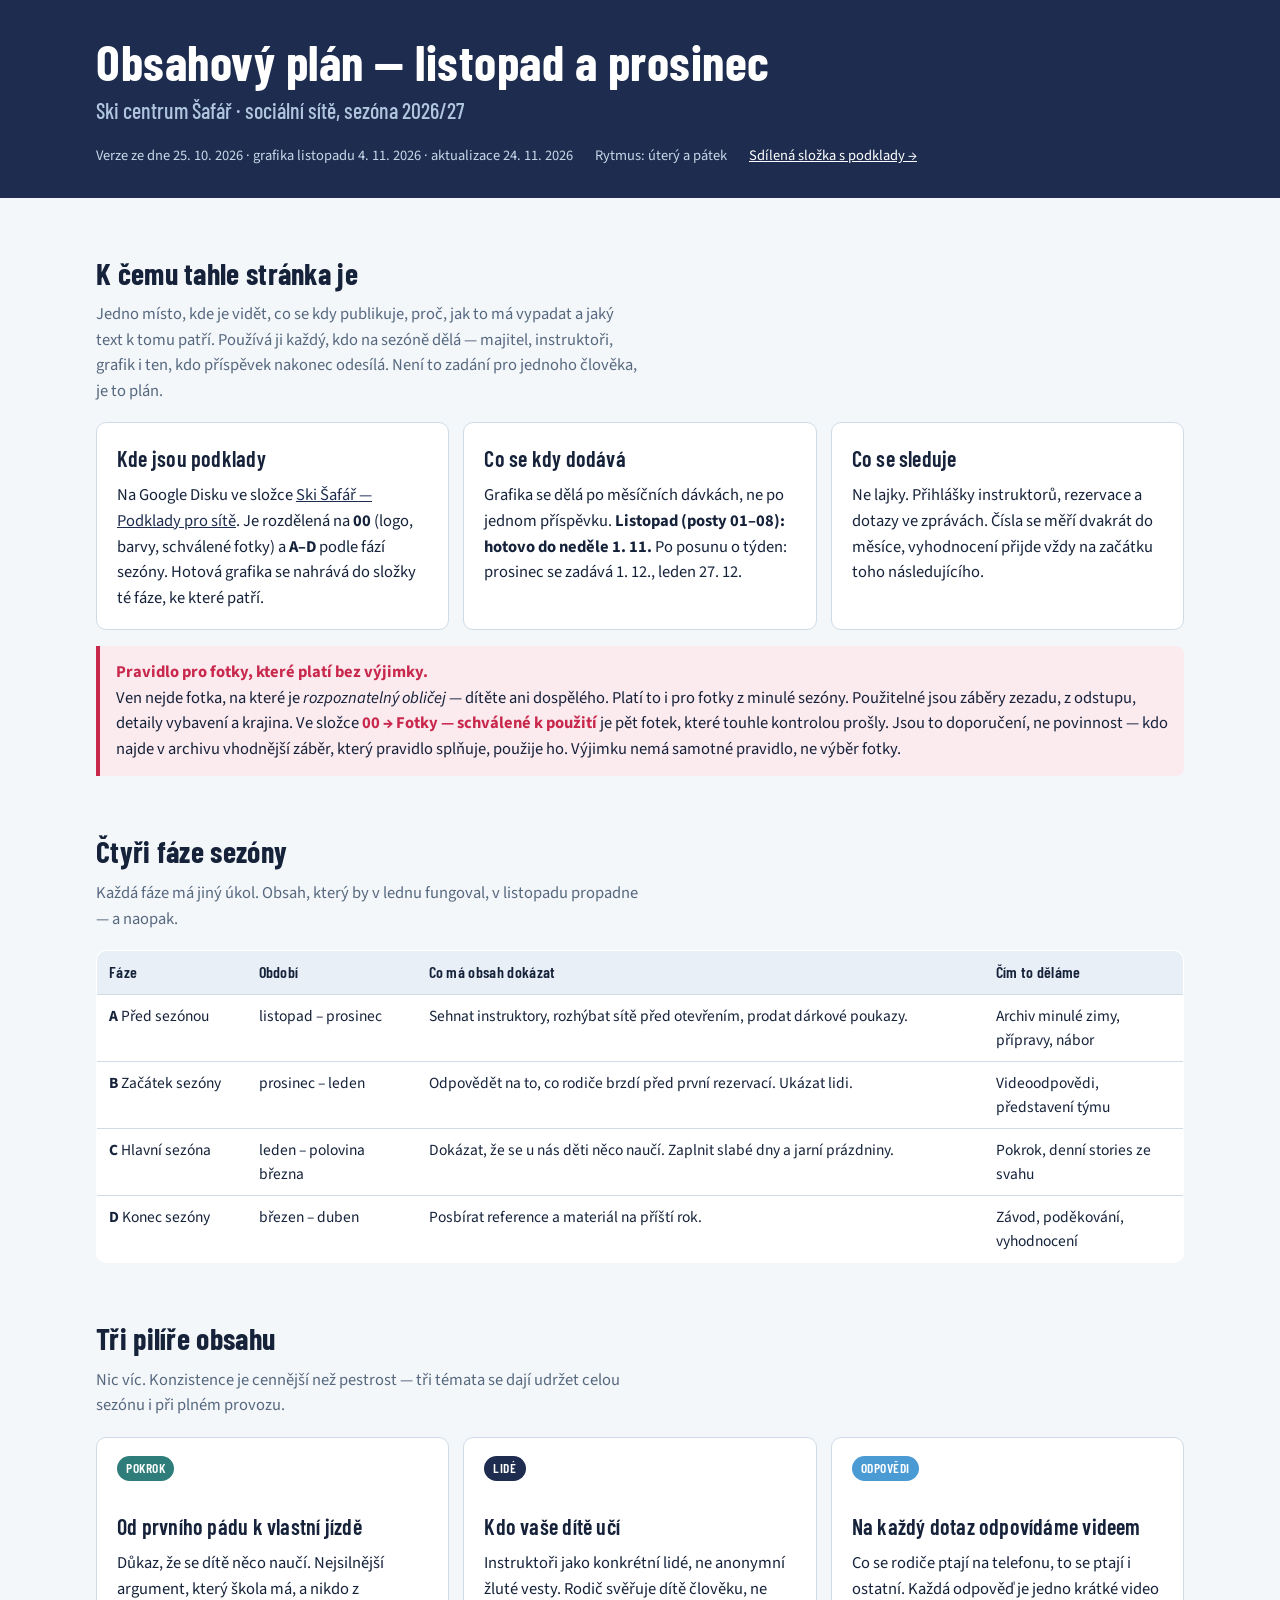
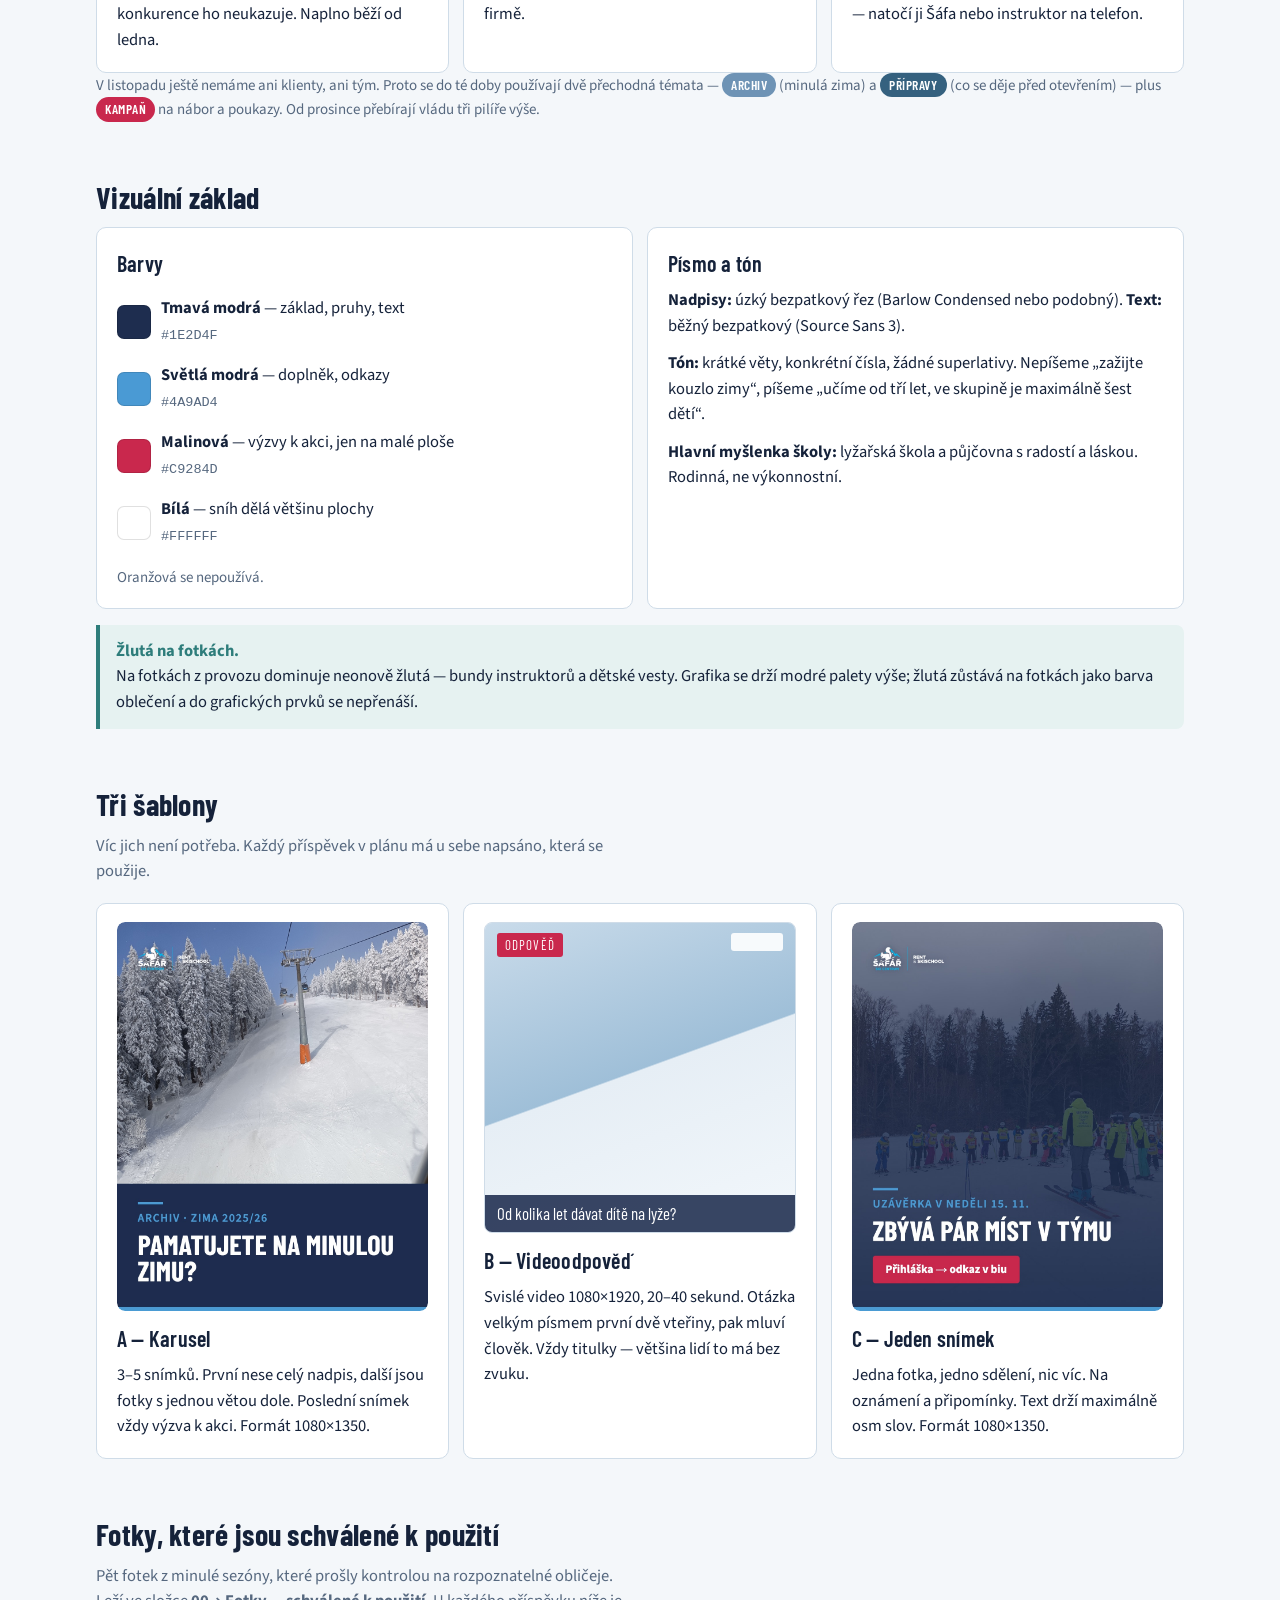
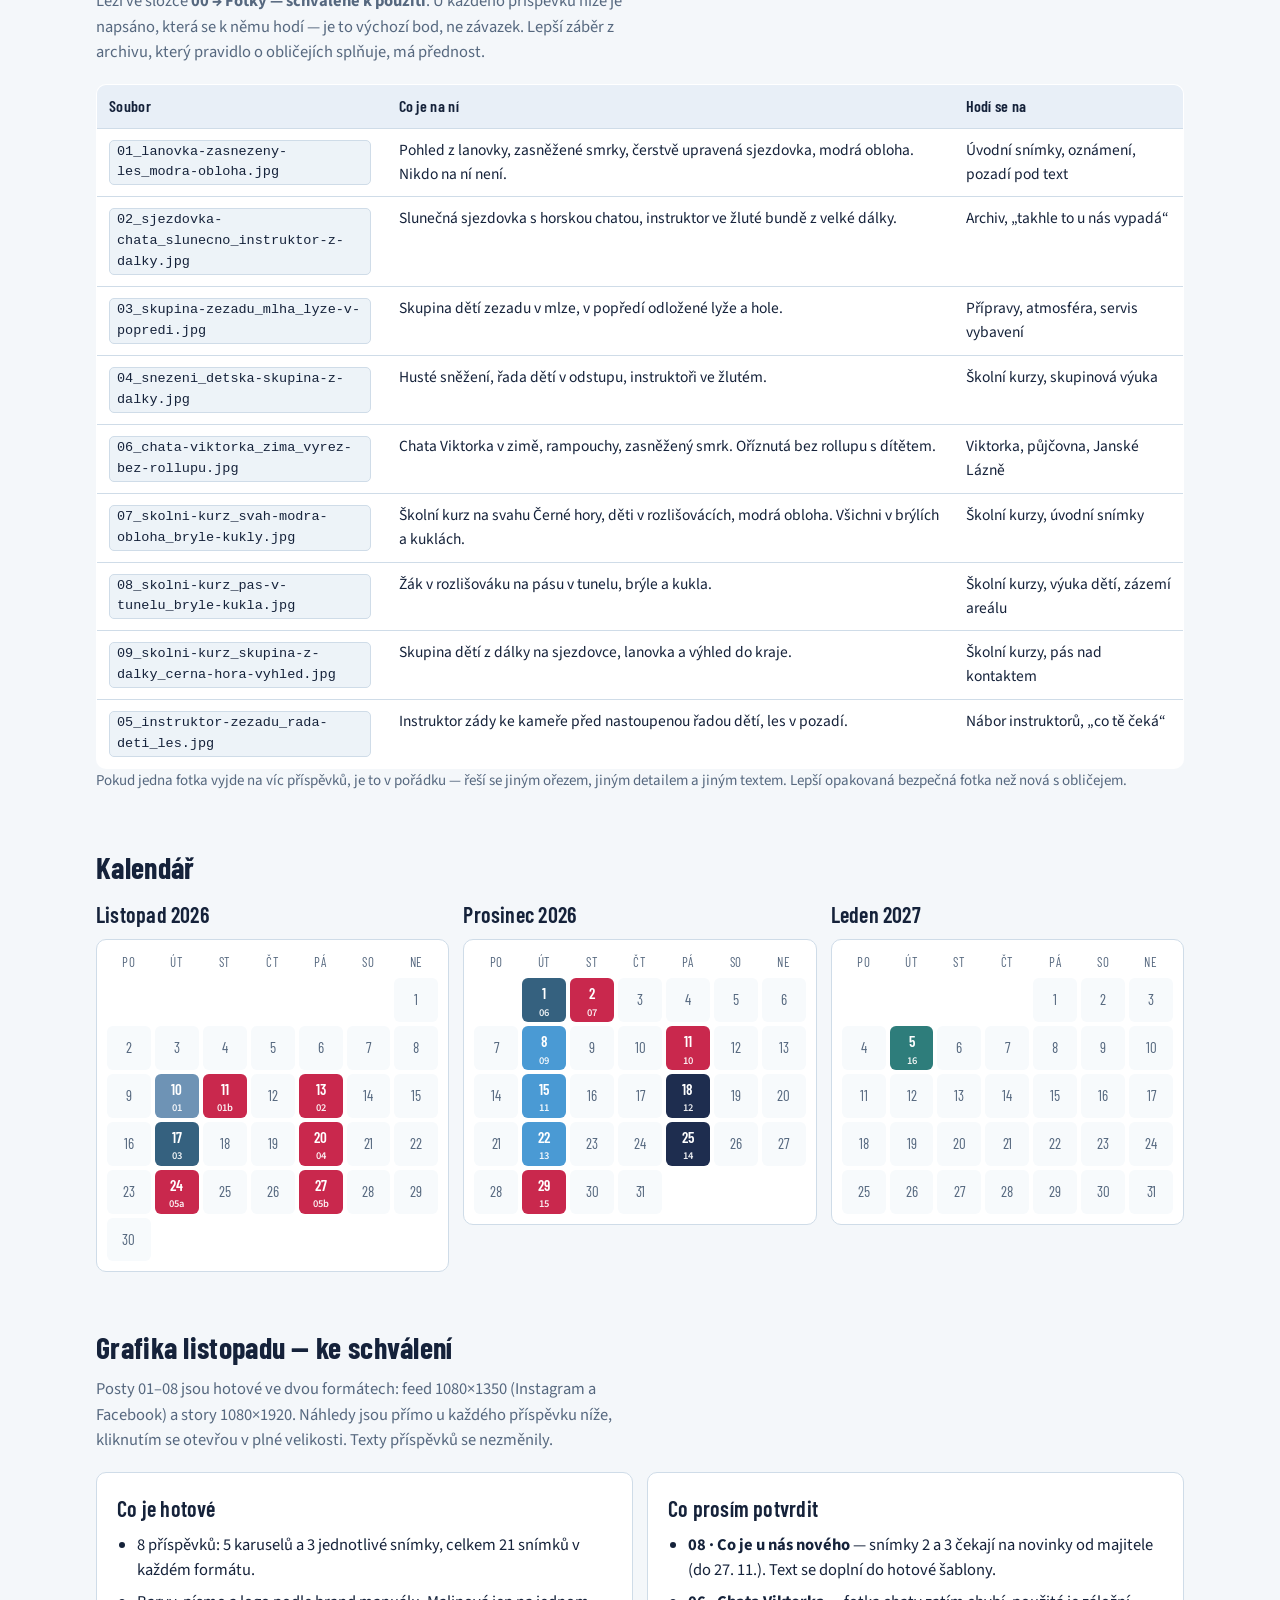
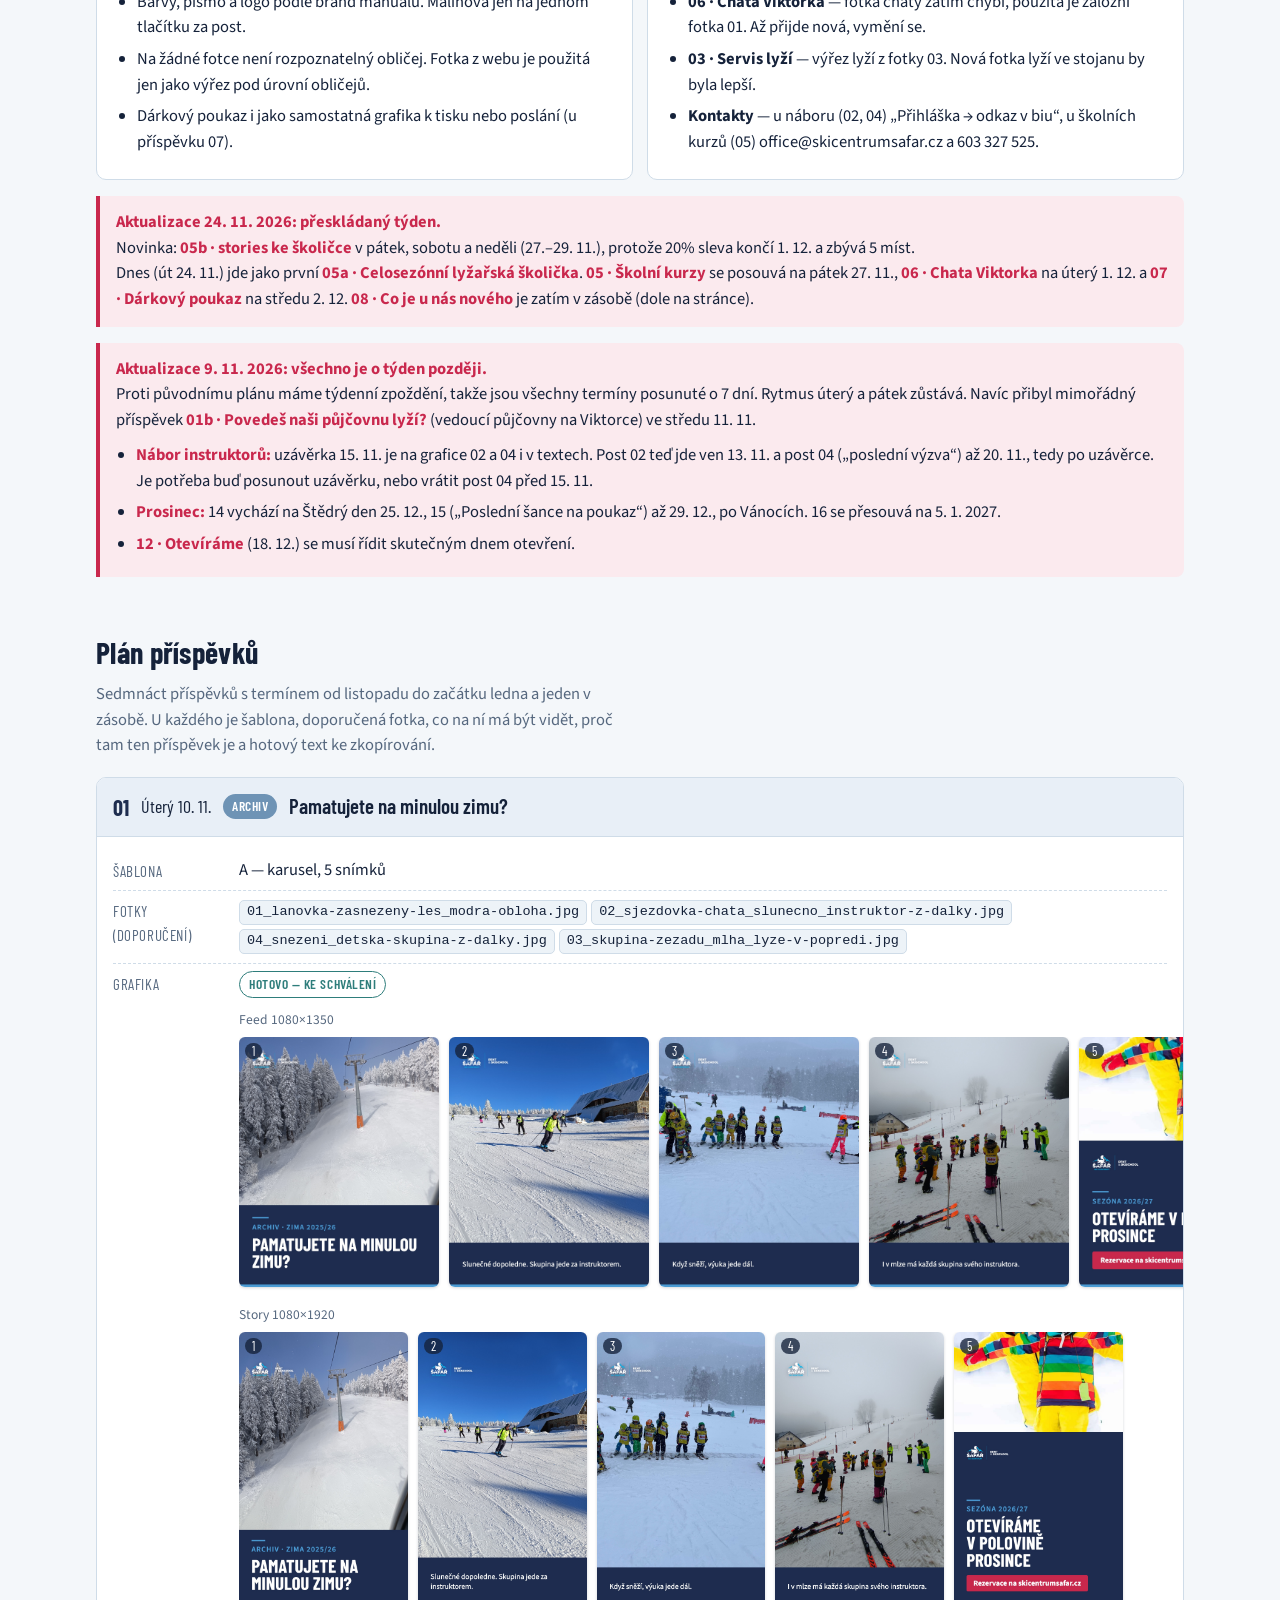
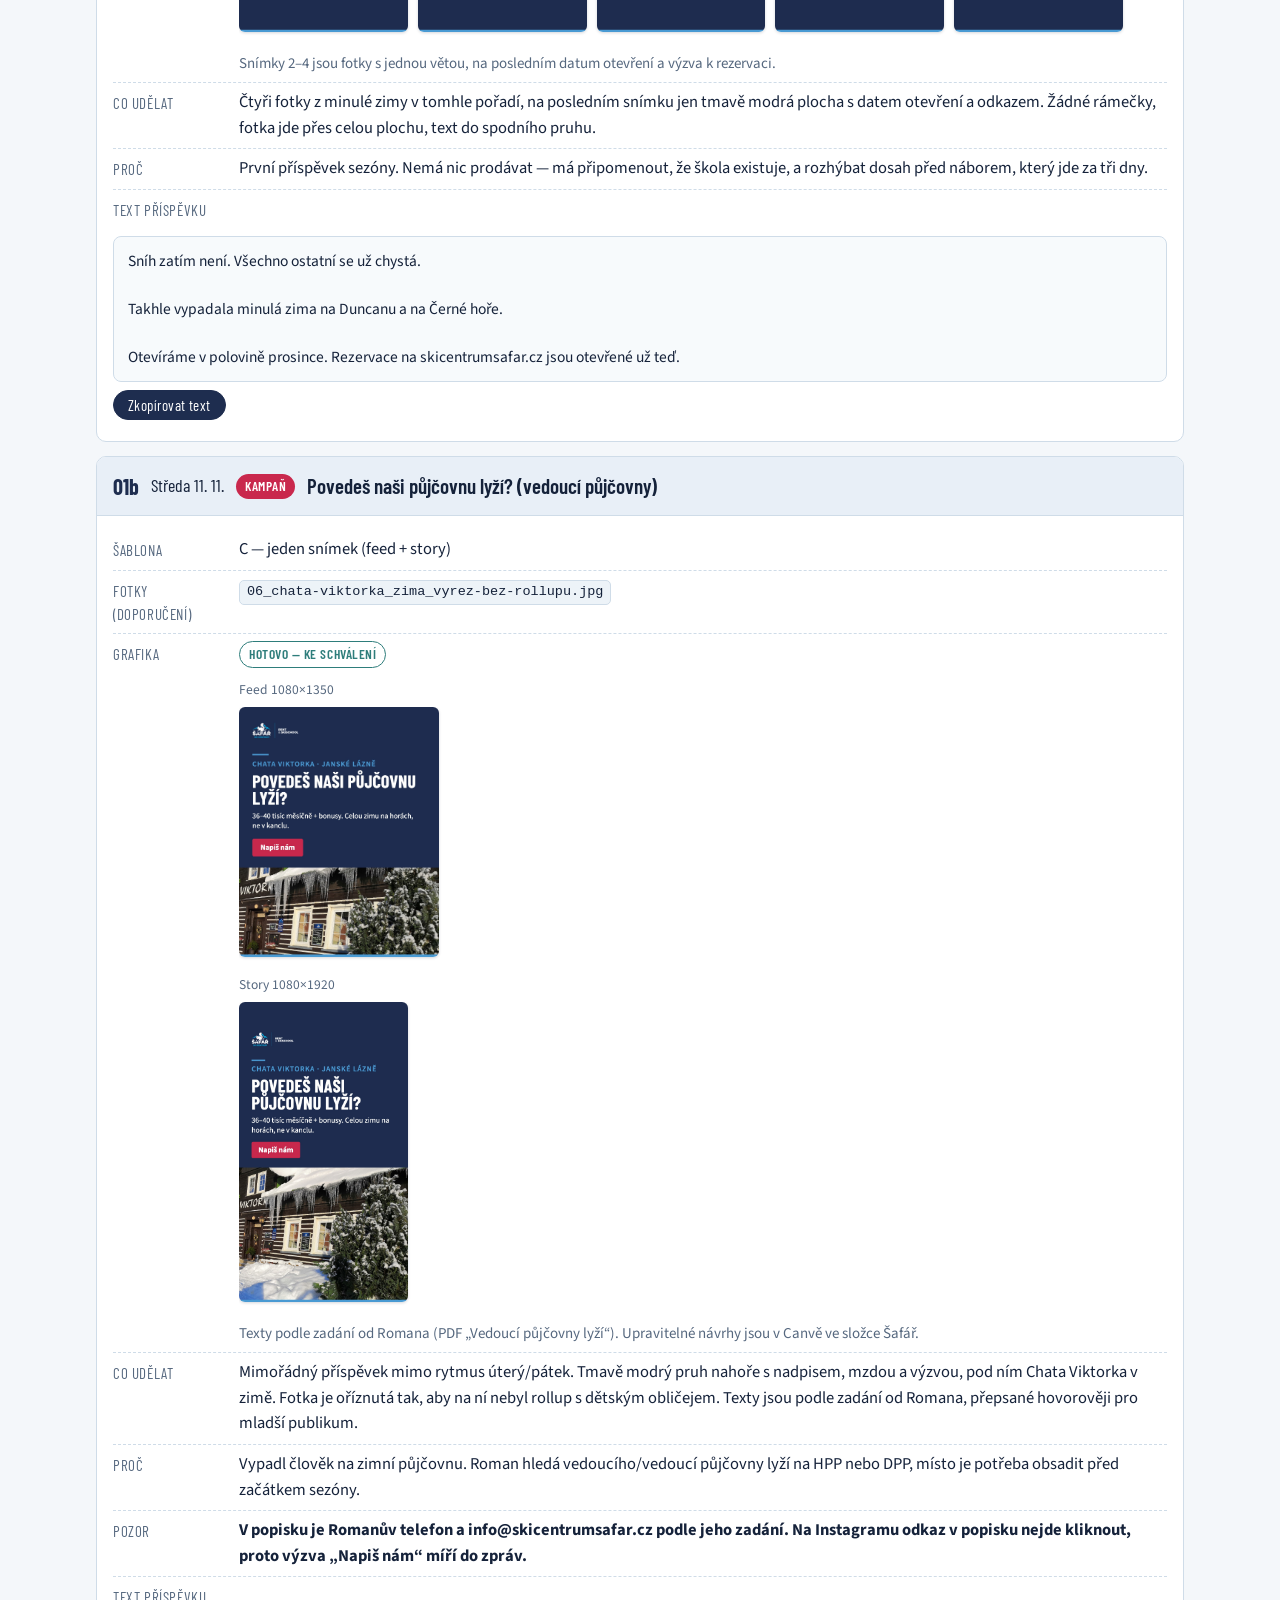
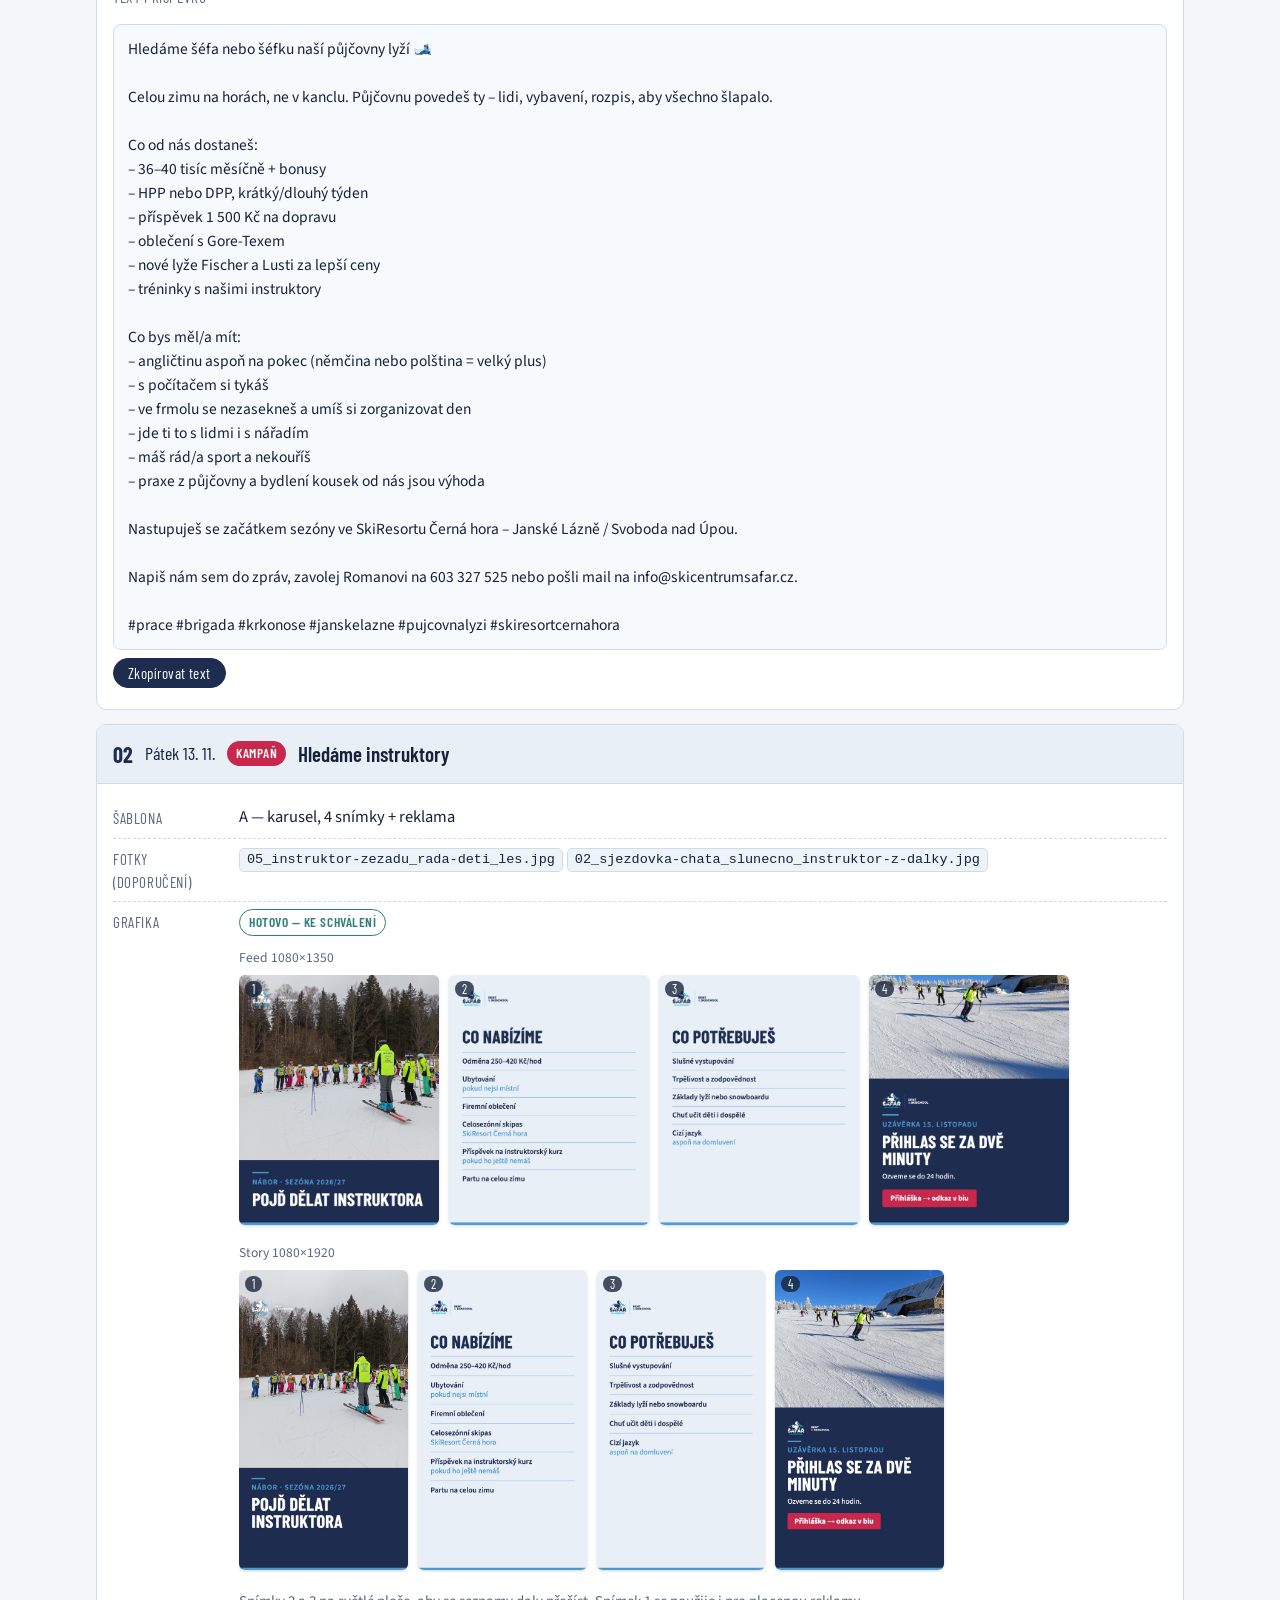
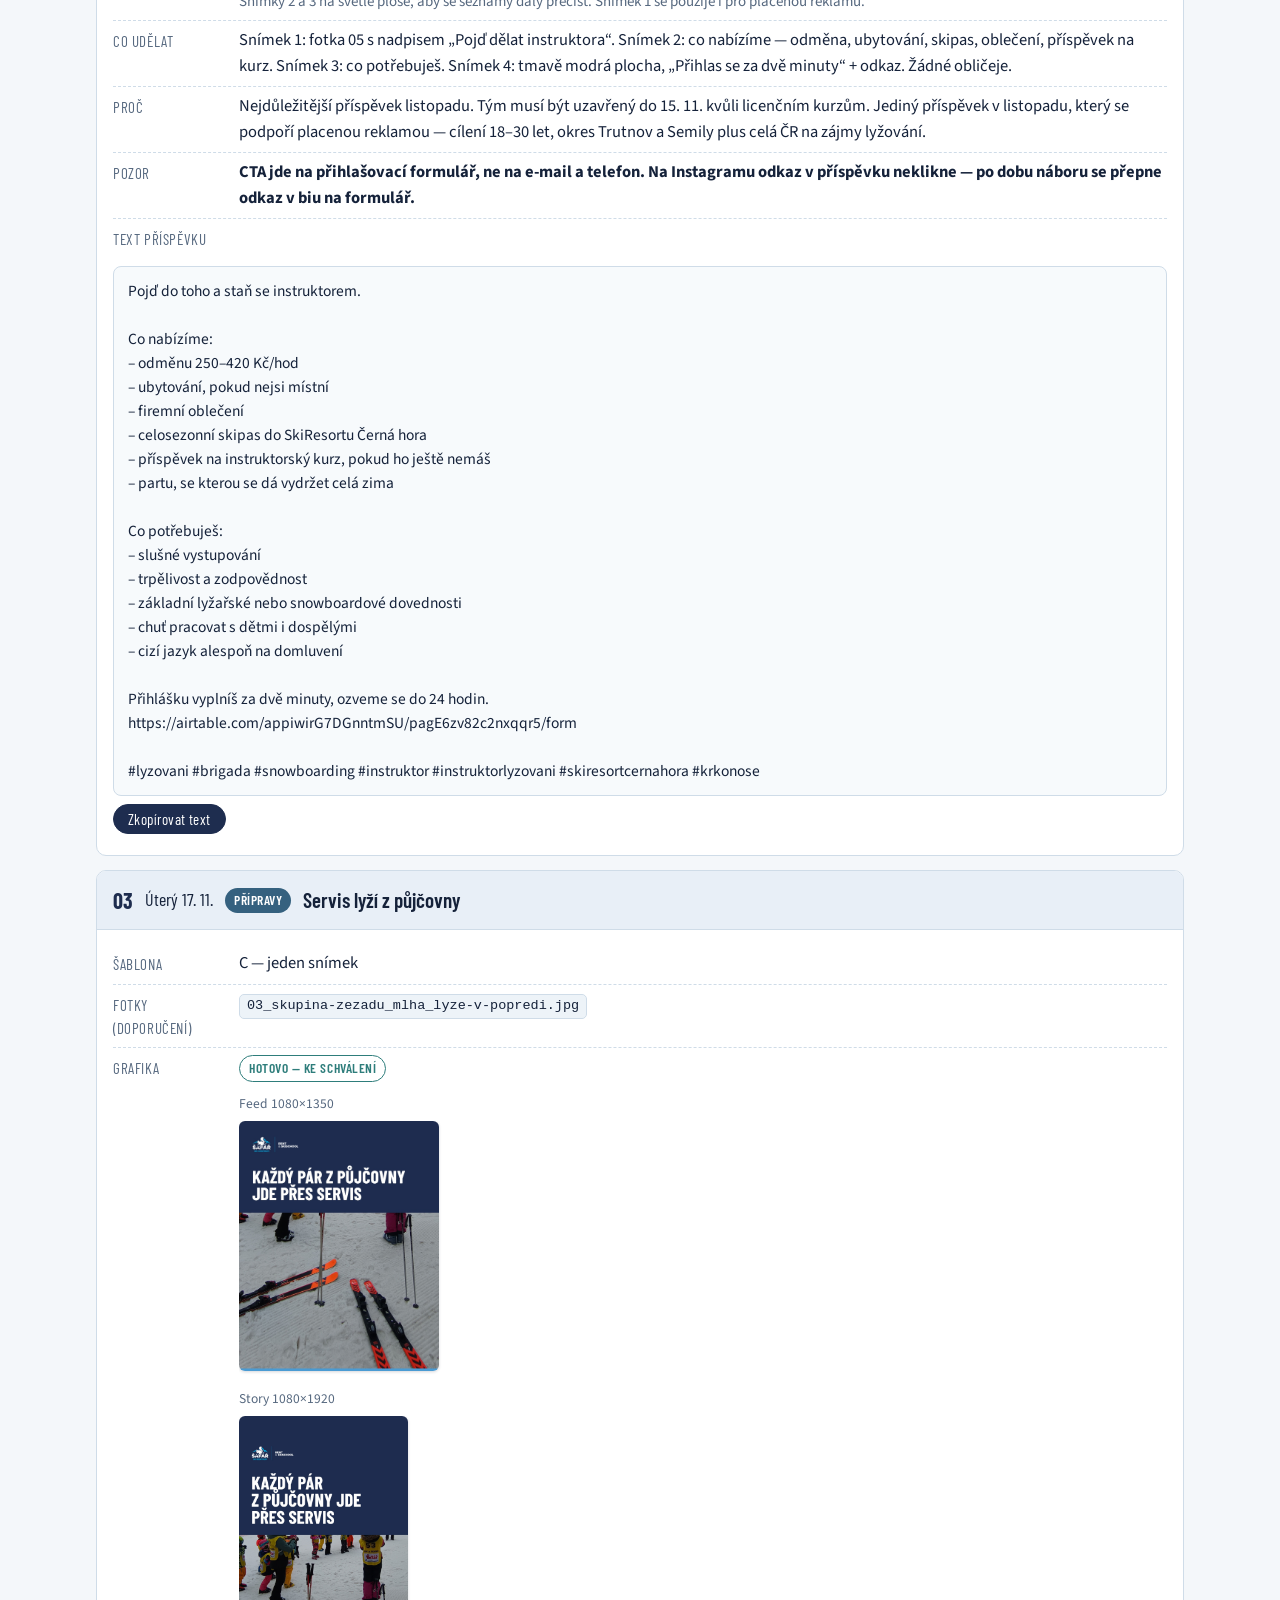
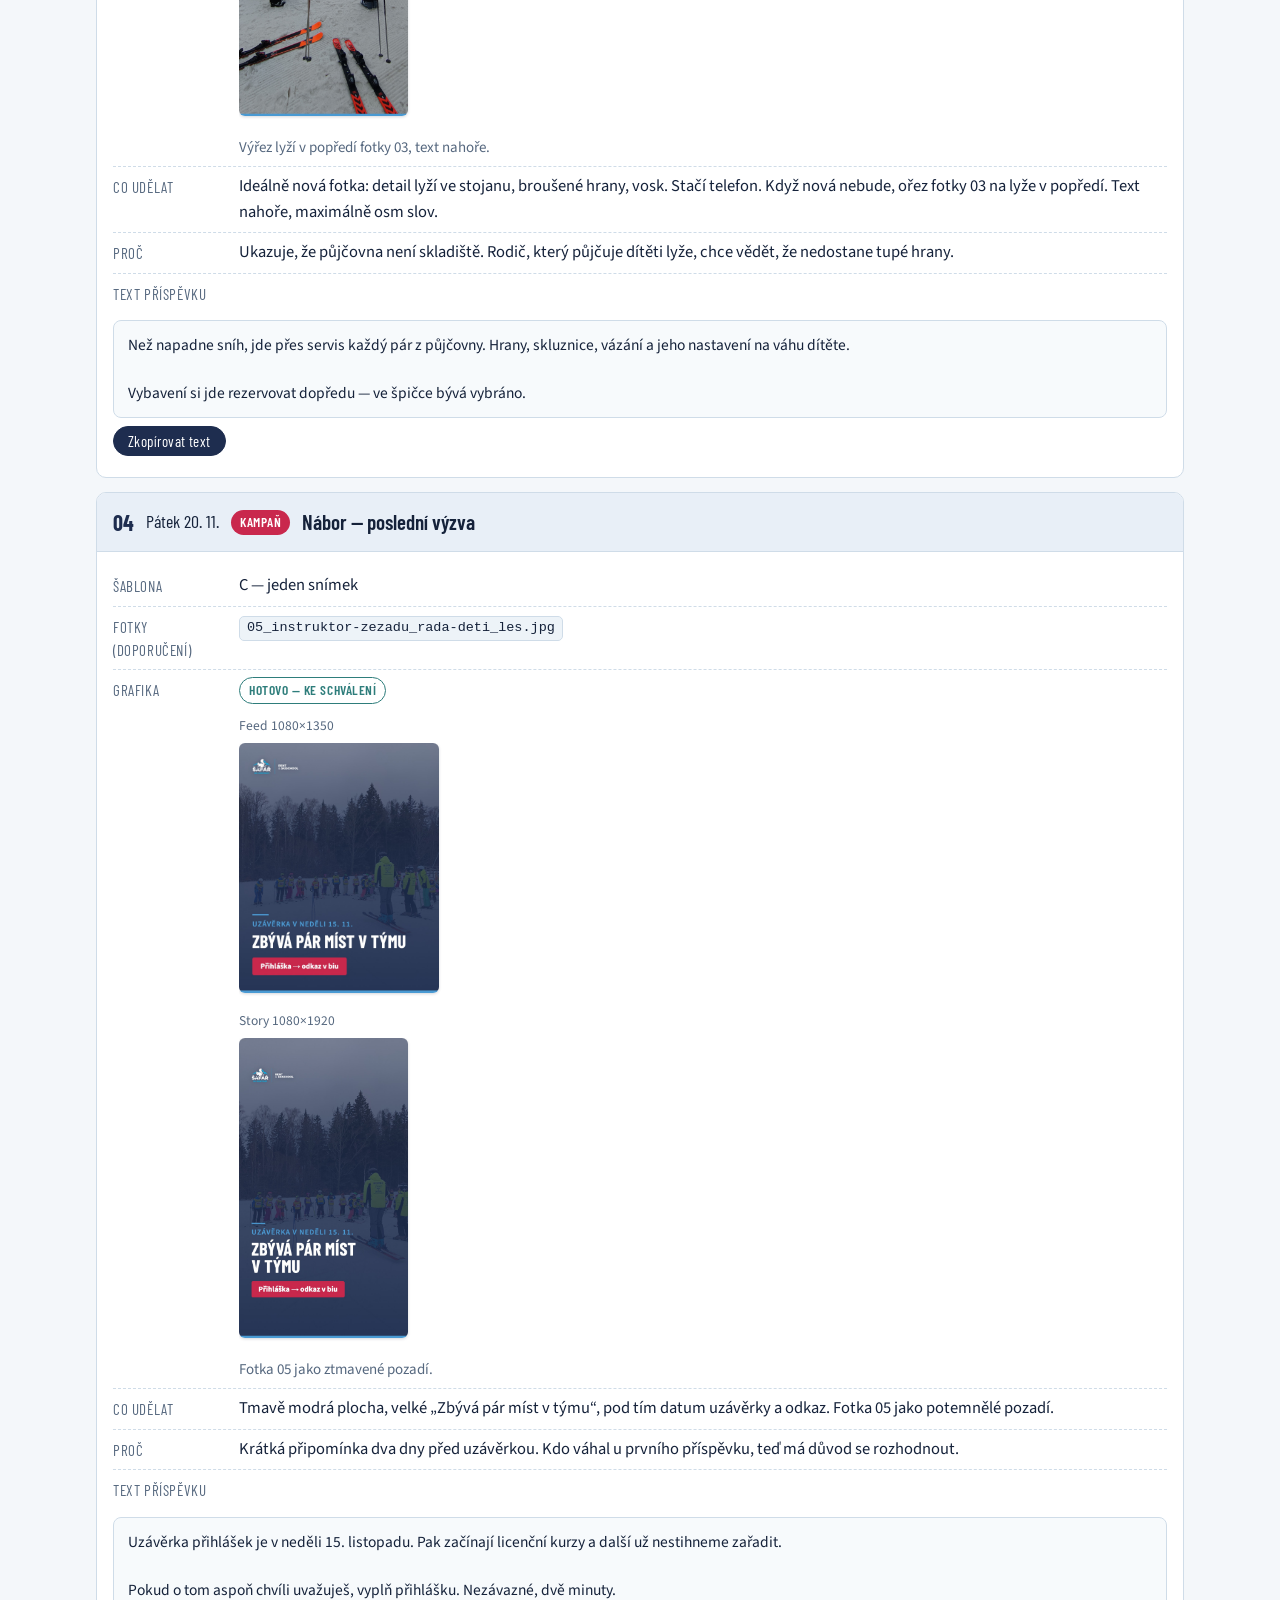
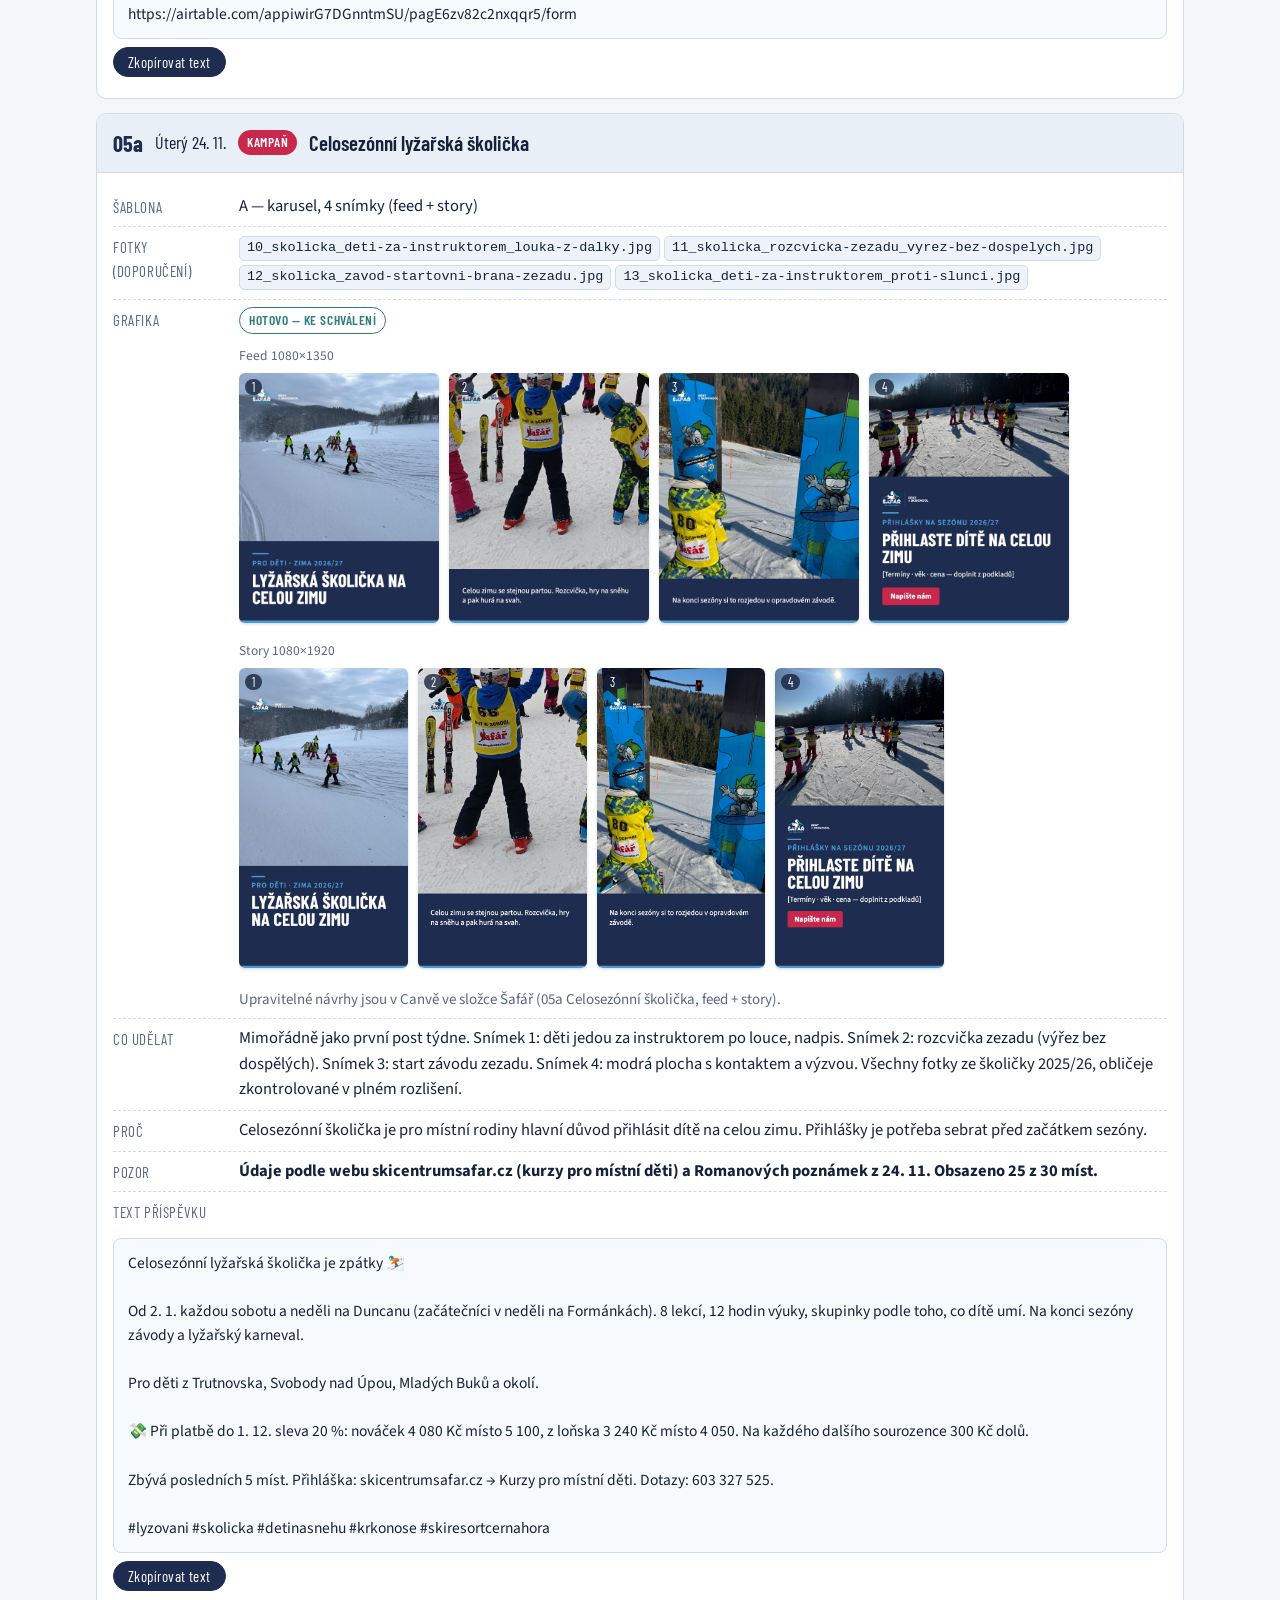
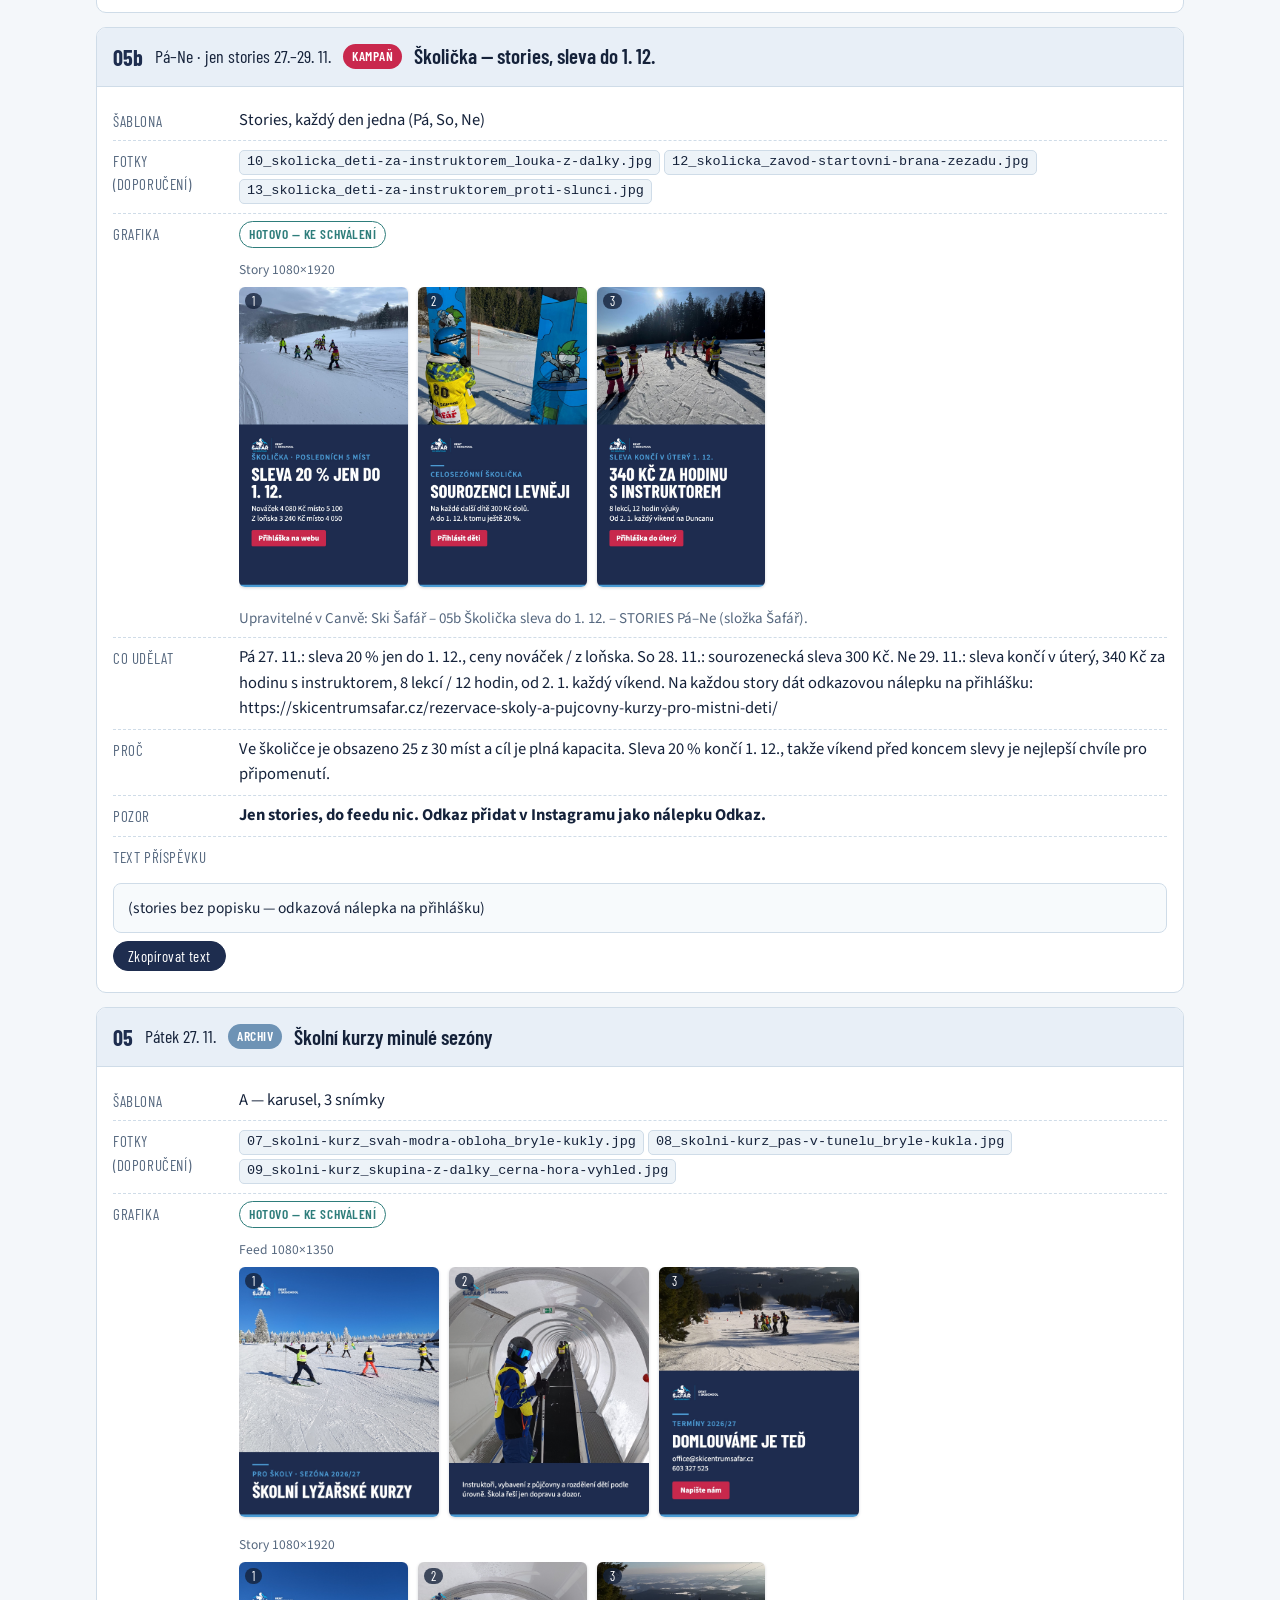
<file: p/safar-2627/index.html>
<!DOCTYPE html>
<html lang="cs">
<head>
<meta charset="utf-8">
<meta name="viewport" content="width=device-width, initial-scale=1">
<meta name="robots" content="noindex,nofollow">
<title>Šafář — obsahový plán</title>
<link rel="preconnect" href="https://fonts.googleapis.com">
<link rel="preconnect" href="https://fonts.gstatic.com" crossorigin>
<link href="https://fonts.googleapis.com/css2?family=Barlow+Condensed:wght@500;600;700&family=Source+Sans+3:ital,wght@0,400;0,600;0,700;1,400&display=swap" rel="stylesheet">
<style>
:root{
  --bg:#F4F7FA; --surface:#FFFFFF; --surface-2:#E8EFF7; --fg:#15223A; --fg-muted:#56687F;
  --line:#CFDCE8; --navy:#1E2D4F; --navy-ink:#FFFFFF; --sky:#4A9AD4; --accent:#C9284D;
  --c-archiv:#6E93B5; --c-pripravy:#35617F; --c-kampan:#C9284D;
  --c-odpovedi:#4A9AD4; --c-lide:#1E2D4F; --c-pokrok:#2E7D7B;
  --display:"Barlow Condensed","Arial Narrow",Arial,sans-serif;
  --body:"Source Sans 3","Segoe UI",Helvetica,Arial,sans-serif;
  --radius:10px;
}
*{box-sizing:border-box}
html{-webkit-text-size-adjust:100%}
body{margin:0;background:var(--bg);color:var(--fg);font-family:var(--body);font-size:16.5px;line-height:1.55}
.wrap{max-width:1120px;margin:0 auto;padding:0 16px 80px}
h1,h2,h3,h4{font-family:var(--display);letter-spacing:.01em;margin:0}
h2{font-size:30px;font-weight:700;margin:52px 0 6px}
h3{font-size:22px;font-weight:600;margin:28px 0 8px}
p{margin:0 0 12px}
a{color:var(--navy)}
.lede{color:var(--fg-muted);max-width:68ch;margin-bottom:18px}

/* hlavicka */
header{background:var(--navy);color:var(--navy-ink);padding:36px 0 30px;margin-bottom:8px}
header .wrap{padding-bottom:0}
header h1{font-size:clamp(32px,5.4vw,50px);line-height:1.02;font-weight:700}
header .sub{font-family:var(--display);font-size:clamp(17px,2.4vw,22px);color:#AFC6DE;margin-top:6px;font-weight:500}
header .meta{margin-top:18px;font-size:14.5px;color:#C7D7E8;display:flex;flex-wrap:wrap;gap:8px 22px}
header a{color:#fff}

/* karty a boxy */
.card{background:var(--surface);border:1px solid var(--line);border-radius:var(--radius);padding:18px 20px}
.grid{display:grid;gap:14px}
.g2{grid-template-columns:repeat(auto-fit,minmax(290px,1fr))}
.g3{grid-template-columns:repeat(auto-fit,minmax(250px,1fr))}
.note{border-left:4px solid var(--accent);background:#FBEAEE;border-radius:0 8px 8px 0;padding:14px 16px;margin:16px 0}
.note strong{color:var(--accent)}
.ok{border-left-color:#2E7D7B;background:#E6F2F1}
.ok strong{color:#2E7D7B}

/* tabulky */
table{width:100%;border-collapse:collapse;background:var(--surface);border:1px solid var(--line);border-radius:var(--radius);overflow:hidden;font-size:15.5px}
th{background:var(--surface-2);text-align:left;font-family:var(--display);font-size:16px;font-weight:600;letter-spacing:.02em;padding:9px 12px;border-bottom:1px solid var(--line)}
td{padding:9px 12px;border-bottom:1px solid var(--line);vertical-align:top}
tr:last-child td{border-bottom:0}
.tw{overflow-x:auto;-webkit-overflow-scrolling:touch}

/* stitky */
.pill{display:inline-block;font-family:var(--display);font-size:13.5px;font-weight:600;letter-spacing:.04em;text-transform:uppercase;color:#fff;padding:2px 9px;border-radius:999px;white-space:nowrap}
.p-archiv{background:var(--c-archiv)} .p-pripravy{background:var(--c-pripravy)}
.p-kampan{background:var(--c-kampan)} .p-odpovedi{background:var(--c-odpovedi)}
.p-lide{background:var(--c-lide)} .p-pokrok{background:var(--c-pokrok)}
.tag{display:inline-block;font-size:13px;color:var(--fg-muted);border:1px solid var(--line);border-radius:999px;padding:1px 9px;background:var(--surface)}

/* paleta */
.sw{display:flex;align-items:center;gap:10px;padding:8px 0}
.chip{width:34px;height:34px;border-radius:7px;border:1px solid rgba(0,0,0,.12);flex:none}
.hex{font-family:ui-monospace,SFMono-Regular,Menlo,monospace;font-size:13.5px;color:var(--fg-muted)}

/* mockupy sablon */
.mock{background:var(--surface-2);border:1px solid var(--line);border-radius:8px;aspect-ratio:1/1;position:relative;overflow:hidden;margin-bottom:10px}
.mock .ph{position:absolute;inset:0;background:
  linear-gradient(160deg,#C9DBEA 0%,#9FBFD8 48%,#E6EEF5 48.4%,#F2F7FB 100%)}
.mock .bar{position:absolute;left:0;right:0;bottom:0;background:var(--navy);color:#fff;padding:9px 12px;font-family:var(--display);font-size:17px;line-height:1.15}
.mock .kick{position:absolute;top:10px;left:12px;font-family:var(--display);font-size:13px;letter-spacing:.08em;text-transform:uppercase;color:#fff;background:var(--accent);padding:2px 8px;border-radius:3px}
.mock .logo{position:absolute;top:10px;right:12px;width:52px;height:18px;background:rgba(255,255,255,.9);border-radius:3px}
.mock.v2 .bar{background:rgba(30,45,79,.88)}
.mock.v3 .big{position:absolute;left:12px;right:12px;top:50%;transform:translateY(-50%);font-family:var(--display);font-size:30px;line-height:1.05;color:var(--navy);text-shadow:0 1px 0 rgba(255,255,255,.6)}

/* kalendar */
.cal{display:grid;grid-template-columns:repeat(7,1fr);gap:4px;background:var(--surface);border:1px solid var(--line);border-radius:var(--radius);padding:10px}
.cal .dow{font-family:var(--display);font-size:13px;color:var(--fg-muted);text-align:center;padding:2px 0;text-transform:uppercase;letter-spacing:.05em}
.cal .d{aspect-ratio:1/1;border-radius:6px;background:#F7FAFC;display:flex;flex-direction:column;align-items:center;justify-content:center;font-size:13px;color:var(--fg-muted);position:relative;padding:2px}
.cal .d.e{background:transparent}
.cal .d.has{color:#fff;font-weight:600}
.cal .d .n{font-family:var(--display);font-size:15px}
.cal .d .lab{font-size:10.5px;line-height:1.05;text-align:center;opacity:.92;margin-top:1px}

/* posty */
.post{background:var(--surface);border:1px solid var(--line);border-radius:var(--radius);overflow:hidden;margin-bottom:14px}
.post .head{display:flex;flex-wrap:wrap;gap:8px 12px;align-items:center;padding:12px 16px;border-bottom:1px solid var(--line);background:var(--surface-2)}
.post .num{font-family:var(--display);font-size:22px;font-weight:700;color:var(--navy)}
.post .when{font-family:var(--display);font-size:18px;color:var(--fg)}
.post .ttl{font-family:var(--display);font-size:21px;font-weight:600;flex:1 1 220px;min-width:0}
.post .body{padding:14px 16px}
.row{display:grid;grid-template-columns:116px 1fr;gap:10px;padding:7px 0;border-bottom:1px dashed var(--line)}
.row:last-of-type{border-bottom:0}
.row .k{font-family:var(--display);font-size:15px;color:var(--fg-muted);text-transform:uppercase;letter-spacing:.04em;padding-top:2px}
.cap{background:#F7FAFC;border:1px solid var(--line);border-radius:8px;padding:12px 14px;white-space:pre-wrap;font-size:15.5px;margin-top:4px}
.copy{appearance:none;border:1px solid var(--navy);background:var(--navy);color:#fff;font-family:var(--display);font-size:15px;letter-spacing:.03em;padding:5px 14px;border-radius:999px;cursor:pointer;margin-top:8px}
.copy:hover{background:#17243f}
.copy.done{background:#2E7D7B;border-color:#2E7D7B}
.foto{font-family:ui-monospace,SFMono-Regular,Menlo,monospace;font-size:13.5px;background:#EDF3F8;border:1px solid var(--line);border-radius:5px;padding:1px 7px;display:inline-block;margin:2px 4px 2px 0}

/* grafika */
.gfx{display:flex;flex-direction:column;gap:12px}
.gfx .lbl{font-size:13.5px;color:var(--fg-muted);margin-bottom:6px}
.strip{display:flex;gap:10px;overflow-x:auto;-webkit-overflow-scrolling:touch;padding-bottom:6px}
.strip button{appearance:none;border:0;padding:0;background:none;cursor:zoom-in;flex:none;position:relative;border-radius:6px;overflow:hidden;box-shadow:0 1px 3px rgba(21,34,58,.18)}
.strip img{display:block;height:250px;width:auto}
.strip.st img{height:300px}
.strip button span{position:absolute;left:6px;top:6px;background:rgba(21,34,58,.78);color:#fff;font-family:var(--display);font-size:13px;padding:0 7px;border-radius:999px}
.gnote{font-size:15px;color:var(--fg-muted);margin-top:2px}
.state{display:inline-block;font-family:var(--display);font-size:13.5px;font-weight:600;letter-spacing:.04em;text-transform:uppercase;padding:2px 9px;border-radius:999px;border:1px solid #2E7D7B;color:#2E7D7B;white-space:nowrap}
.state.wait{border-color:var(--accent);color:var(--accent)}
.mock.real{aspect-ratio:auto;background:none;border:0}
.mock.real img{display:block;width:100%;height:auto;border-radius:8px}
.checks{margin:0;padding-left:20px}
.checks li{margin:6px 0}
#lb{position:fixed;inset:0;background:rgba(8,14,24,.92);display:none;align-items:center;justify-content:center;z-index:50;padding:16px}
#lb.on{display:flex}
#lb img{max-width:100%;max-height:calc(100vh - 90px);border-radius:6px}
#lb .bar{position:absolute;left:0;right:0;bottom:12px;display:flex;justify-content:center;align-items:center;gap:14px;color:#fff;font-family:var(--display);font-size:17px}
#lb button{appearance:none;border:1px solid rgba(255,255,255,.4);background:rgba(255,255,255,.08);color:#fff;font:600 17px var(--display);padding:6px 14px;border-radius:999px;cursor:pointer}
#lb .x{position:absolute;top:12px;right:12px}
@media (max-width:560px){ .strip img{height:200px} .strip.st img{height:240px} }
footer{margin-top:56px;padding-top:18px;border-top:1px solid var(--line);color:var(--fg-muted);font-size:14.5px}

@media (max-width:560px){
  .row{grid-template-columns:1fr;gap:2px}
  .row .k{padding-top:6px}
  .cal .d .lab{display:none}
}
@media (prefers-color-scheme:dark){
  :root:not([data-theme="light"]){
    --bg:#0E1726; --surface:#162134; --surface-2:#1C2A42; --fg:#E8EFF7; --fg-muted:#9FB3CA;
    --line:#2A3A56; --navy:#0B1626; --navy-ink:#E8EFF7;
  }
  :root:not([data-theme="light"]) .note{background:#35202a}
  :root:not([data-theme="light"]) .ok{background:#17302e}
  :root:not([data-theme="light"]) .cap,
  :root:not([data-theme="light"]) .cal .d{background:#111C2E}
  :root:not([data-theme="light"]) .foto{background:#1C2A42}
  :root:not([data-theme="light"]) .mock .big{color:#E8EFF7;text-shadow:none}
}
:root[data-theme="dark"]{
  --bg:#0E1726; --surface:#162134; --surface-2:#1C2A42; --fg:#E8EFF7; --fg-muted:#9FB3CA;
  --line:#2A3A56; --navy:#0B1626; --navy-ink:#E8EFF7;
}
</style>
</head>
<body>

<header>
  <div class="wrap">
    <h1>Obsahový plán — listopad a prosinec</h1>
    <div class="sub">Ski centrum Šafář · sociální sítě, sezóna 2026/27</div>
    <div class="meta">
      <span>Verze ze dne 25. 10. 2026 · grafika listopadu 4. 11. 2026 · aktualizace 24. 11. 2026</span>
      <span>Rytmus: úterý a pátek</span>
      <span><a href="https://drive.google.com/drive/folders/1HpaHMlA3ogh6AcqXFlcAg3UNStChAPf5" target="_blank" rel="noopener">Sdílená složka s podklady →</a></span>
    </div>
  </div>
</header>

<div class="wrap">

<h2>K čemu tahle stránka je</h2>
<p class="lede">Jedno místo, kde je vidět, co se kdy publikuje, proč, jak to má vypadat a jaký text k tomu patří. Používá ji každý, kdo na sezóně dělá — majitel, instruktoři, grafik i ten, kdo příspěvek nakonec odesílá. Není to zadání pro jednoho člověka, je to plán.</p>

<div class="grid g3">
  <div class="card">
    <h3 style="margin-top:0">Kde jsou podklady</h3>
    <p style="margin:0">Na Google Disku ve složce <a href="https://drive.google.com/drive/folders/1HpaHMlA3ogh6AcqXFlcAg3UNStChAPf5" target="_blank" rel="noopener">Ski Šafář — Podklady pro sítě</a>. Je rozdělená na <strong>00</strong> (logo, barvy, schválené fotky) a <strong>A–D</strong> podle fází sezóny. Hotová grafika se nahrává do složky té fáze, ke které patří.</p>
  </div>
  <div class="card">
    <h3 style="margin-top:0">Co se kdy dodává</h3>
    <p style="margin:0">Grafika se dělá po měsíčních dávkách, ne po jednom příspěvku. <strong>Listopad (posty 01–08): hotovo do neděle 1. 11.</strong> Po posunu o týden: prosinec se zadává 1. 12., leden 27. 12.</p>
  </div>
  <div class="card">
    <h3 style="margin-top:0">Co se sleduje</h3>
    <p style="margin:0">Ne lajky. Přihlášky instruktorů, rezervace a dotazy ve zprávách. Čísla se měří dvakrát do měsíce, vyhodnocení přijde vždy na začátku toho následujícího.</p>
  </div>
</div>

<div class="note">
  <strong>Pravidlo pro fotky, které platí bez výjimky.</strong><br>
  Ven nejde fotka, na které je <em>rozpoznatelný obličej</em> — dítěte ani dospělého. Platí to i pro fotky z minulé sezóny. Použitelné jsou záběry zezadu, z odstupu, detaily vybavení a krajina. Ve složce <strong>00 → Fotky — schválené k použití</strong> je pět fotek, které touhle kontrolou prošly. Jsou to doporučení, ne povinnost — kdo najde v archivu vhodnější záběr, který pravidlo splňuje, použije ho. Výjimku nemá samotné pravidlo, ne výběr fotky.
</div>

<h2>Čtyři fáze sezóny</h2>
<p class="lede">Každá fáze má jiný úkol. Obsah, který by v lednu fungoval, v listopadu propadne — a naopak.</p>
<div class="tw">
<table>
  <thead><tr><th style="width:150px">Fáze</th><th style="width:170px">Období</th><th>Co má obsah dokázat</th><th style="width:200px">Čím to děláme</th></tr></thead>
  <tbody>
    <tr><td><strong>A</strong> Před sezónou</td><td>listopad – prosinec</td><td>Sehnat instruktory, rozhýbat sítě před otevřením, prodat dárkové poukazy.</td><td>Archiv minulé zimy, přípravy, nábor</td></tr>
    <tr><td><strong>B</strong> Začátek sezóny</td><td>prosinec – leden</td><td>Odpovědět na to, co rodiče brzdí před první rezervací. Ukázat lidi.</td><td>Videoodpovědi, představení týmu</td></tr>
    <tr><td><strong>C</strong> Hlavní sezóna</td><td>leden – polovina března</td><td>Dokázat, že se u nás děti něco naučí. Zaplnit slabé dny a jarní prázdniny.</td><td>Pokrok, denní stories ze svahu</td></tr>
    <tr><td><strong>D</strong> Konec sezóny</td><td>březen – duben</td><td>Posbírat reference a materiál na příští rok.</td><td>Závod, poděkování, vyhodnocení</td></tr>
  </tbody>
</table>
</div>

<h2>Tři pilíře obsahu</h2>
<p class="lede">Nic víc. Konzistence je cennější než pestrost — tři témata se dají udržet celou sezónu i při plném provozu.</p>
<div class="grid g3">
  <div class="card"><span class="pill p-pokrok">Pokrok</span><h3>Od prvního pádu k vlastní jízdě</h3><p style="margin:0">Důkaz, že se dítě něco naučí. Nejsilnější argument, který škola má, a nikdo z konkurence ho neukazuje. Naplno běží od ledna.</p></div>
  <div class="card"><span class="pill p-lide">Lidé</span><h3>Kdo vaše dítě učí</h3><p style="margin:0">Instruktoři jako konkrétní lidé, ne anonymní žluté vesty. Rodič svěřuje dítě člověku, ne firmě.</p></div>
  <div class="card"><span class="pill p-odpovedi">Odpovědi</span><h3>Na každý dotaz odpovídáme videem</h3><p style="margin:0">Co se rodiče ptají na telefonu, to se ptají i ostatní. Každá odpověď je jedno krátké video — natočí ji Šáfa nebo instruktor na telefon.</p></div>
</div>
<p style="color:var(--fg-muted);font-size:15px">V listopadu ještě nemáme ani klienty, ani tým. Proto se do té doby používají dvě přechodná témata — <span class="pill p-archiv">Archiv</span> (minulá zima) a <span class="pill p-pripravy">Přípravy</span> (co se děje před otevřením) — plus <span class="pill p-kampan">Kampaň</span> na nábor a poukazy. Od prosince přebírají vládu tři pilíře výše.</p>

<h2>Vizuální základ</h2>
<div class="grid g2">
  <div class="card">
    <h3 style="margin-top:0">Barvy</h3>
    <div class="sw"><span class="chip" style="background:#1E2D4F"></span><div><strong>Tmavá modrá</strong> — základ, pruhy, text<br><span class="hex">#1E2D4F</span></div></div>
    <div class="sw"><span class="chip" style="background:#4A9AD4"></span><div><strong>Světlá modrá</strong> — doplněk, odkazy<br><span class="hex">#4A9AD4</span></div></div>
    <div class="sw"><span class="chip" style="background:#C9284D"></span><div><strong>Malinová</strong> — výzvy k akci, jen na malé ploše<br><span class="hex">#C9284D</span></div></div>
    <div class="sw"><span class="chip" style="background:#FFFFFF"></span><div><strong>Bílá</strong> — sníh dělá většinu plochy<br><span class="hex">#FFFFFF</span></div></div>
    <p style="margin:10px 0 0;color:var(--fg-muted);font-size:15px">Oranžová se nepoužívá.</p>
  </div>
  <div class="card">
    <h3 style="margin-top:0">Písmo a tón</h3>
    <p><strong>Nadpisy:</strong> úzký bezpatkový řez (Barlow Condensed nebo podobný). <strong>Text:</strong> běžný bezpatkový (Source Sans 3).</p>
    <p><strong>Tón:</strong> krátké věty, konkrétní čísla, žádné superlativy. Nepíšeme „zažijte kouzlo zimy“, píšeme „učíme od tří let, ve skupině je maximálně šest dětí“.</p>
    <p style="margin:0"><strong>Hlavní myšlenka školy:</strong> lyžařská škola a půjčovna s radostí a láskou. Rodinná, ne výkonnostní.</p>
  </div>
</div>

<div class="note ok">
  <strong>Žlutá na fotkách.</strong><br>
  Na fotkách z provozu dominuje neonově žlutá — bundy instruktorů a dětské vesty. Grafika se drží modré palety výše; žlutá zůstává na fotkách jako barva oblečení a do grafických prvků se nepřenáší.
</div>

<h2>Tři šablony</h2>
<p class="lede">Víc jich není potřeba. Každý příspěvek v plánu má u sebe napsáno, která se použije.</p>
<div class="grid g3">
  <div class="card">
    <div class="mock real"><img src="grafika/01_feed_1.jpg" alt="Ukázka šablony A — úvodní snímek karuselu" loading="lazy"></div>
    <h3 style="margin-top:0">A — Karusel</h3>
    <p style="margin:0">3–5 snímků. První nese celý nadpis, další jsou fotky s jednou větou dole. Poslední snímek vždy výzva k akci. Formát 1080×1350.</p>
  </div>
  <div class="card">
    <div class="mock v2"><div class="ph"></div><span class="kick">Odpověď</span><span class="logo"></span><div class="bar">Od kolika let dávat dítě na lyže?</div></div>
    <h3 style="margin-top:0">B — Videoodpověď</h3>
    <p style="margin:0">Svislé video 1080×1920, 20–40 sekund. Otázka velkým písmem první dvě vteřiny, pak mluví člověk. Vždy titulky — většina lidí to má bez zvuku.</p>
  </div>
  <div class="card">
    <div class="mock real"><img src="grafika/04_feed.jpg" alt="Ukázka šablony C — jeden snímek" loading="lazy"></div>
    <h3 style="margin-top:0">C — Jeden snímek</h3>
    <p style="margin:0">Jedna fotka, jedno sdělení, nic víc. Na oznámení a připomínky. Text drží maximálně osm slov. Formát 1080×1350.</p>
  </div>
</div>

<h2>Fotky, které jsou schválené k použití</h2>
<p class="lede">Pět fotek z minulé sezóny, které prošly kontrolou na rozpoznatelné obličeje. Leží ve složce <strong>00 → Fotky — schválené k použití</strong>. U každého příspěvku níže je napsáno, která se k němu hodí — je to výchozí bod, ne závazek. Lepší záběr z archivu, který pravidlo o obličejích splňuje, má přednost.</p>
<div class="tw">
<table>
  <thead><tr><th style="width:290px">Soubor</th><th>Co je na ní</th><th style="width:230px">Hodí se na</th></tr></thead>
  <tbody>
    <tr><td><span class="foto">01_lanovka-zasnezeny-les_modra-obloha.jpg</span></td><td>Pohled z lanovky, zasněžené smrky, čerstvě upravená sjezdovka, modrá obloha. Nikdo na ní není.</td><td>Úvodní snímky, oznámení, pozadí pod text</td></tr>
    <tr><td><span class="foto">02_sjezdovka-chata_slunecno_instruktor-z-dalky.jpg</span></td><td>Slunečná sjezdovka s horskou chatou, instruktor ve žluté bundě z velké dálky.</td><td>Archiv, „takhle to u nás vypadá“</td></tr>
    <tr><td><span class="foto">03_skupina-zezadu_mlha_lyze-v-popredi.jpg</span></td><td>Skupina dětí zezadu v mlze, v popředí odložené lyže a hole.</td><td>Přípravy, atmosféra, servis vybavení</td></tr>
    <tr><td><span class="foto">04_snezeni_detska-skupina-z-dalky.jpg</span></td><td>Husté sněžení, řada dětí v odstupu, instruktoři ve žlutém.</td><td>Školní kurzy, skupinová výuka</td></tr>
    <tr><td><span class="foto">06_chata-viktorka_zima_vyrez-bez-rollupu.jpg</span></td><td>Chata Viktorka v zimě, rampouchy, zasněžený smrk. Oříznutá bez rollupu s dítětem.</td><td>Viktorka, půjčovna, Janské Lázně</td></tr>
    <tr><td><span class="foto">07_skolni-kurz_svah-modra-obloha_bryle-kukly.jpg</span></td><td>Školní kurz na svahu Černé hory, děti v rozlišovácích, modrá obloha. Všichni v brýlích a kuklách.</td><td>Školní kurzy, úvodní snímky</td></tr>
    <tr><td><span class="foto">08_skolni-kurz_pas-v-tunelu_bryle-kukla.jpg</span></td><td>Žák v rozlišováku na pásu v tunelu, brýle a kukla.</td><td>Školní kurzy, výuka dětí, zázemí areálu</td></tr>
    <tr><td><span class="foto">09_skolni-kurz_skupina-z-dalky_cerna-hora-vyhled.jpg</span></td><td>Skupina dětí z dálky na sjezdovce, lanovka a výhled do kraje.</td><td>Školní kurzy, pás nad kontaktem</td></tr>
    <tr><td><span class="foto">05_instruktor-zezadu_rada-deti_les.jpg</span></td><td>Instruktor zády ke kameře před nastoupenou řadou dětí, les v pozadí.</td><td>Nábor instruktorů, „co tě čeká“</td></tr>
  </tbody>
</table>
</div>
<p style="color:var(--fg-muted);font-size:15px">Pokud jedna fotka vyjde na víc příspěvků, je to v pořádku — řeší se jiným ořezem, jiným detailem a jiným textem. Lepší opakovaná bezpečná fotka než nová s obličejem.</p>

<h2>Kalendář</h2>
<div class="grid g2">
  <div><h3 style="margin-top:0">Listopad 2026</h3><div class="cal" id="cal11"></div></div>
  <div><h3 style="margin-top:0">Prosinec 2026</h3><div class="cal" id="cal12"></div></div>
  <div><h3 style="margin-top:0">Leden 2027</h3><div class="cal" id="cal1"></div></div>
</div>

<h2>Grafika listopadu — ke schválení</h2>
<p class="lede">Posty 01–08 jsou hotové ve dvou formátech: feed 1080×1350 (Instagram a Facebook) a story 1080×1920. Náhledy jsou přímo u každého příspěvku níže, kliknutím se otevřou v plné velikosti. Texty příspěvků se nezměnily.</p>
<div class="grid g2">
  <div class="card">
    <h3 style="margin-top:0">Co je hotové</h3>
    <ul class="checks">
      <li>8 příspěvků: 5 karuselů a 3 jednotlivé snímky, celkem 21 snímků v každém formátu.</li>
      <li>Barvy, písmo a logo podle brand manuálu. Malinová jen na jednom tlačítku za post.</li>
      <li>Na žádné fotce není rozpoznatelný obličej. Fotka z webu je použitá jen jako výřez pod úrovní obličejů.</li>
      <li>Dárkový poukaz i jako samostatná grafika k tisku nebo poslání (u příspěvku 07).</li>
    </ul>
  </div>
  <div class="card">
    <h3 style="margin-top:0">Co prosím potvrdit</h3>
    <ul class="checks">
      <li><strong>08 · Co je u nás nového</strong> — snímky 2 a 3 čekají na novinky od majitele (do 27. 11.). Text se doplní do hotové šablony.</li>
      <li><strong>06 · Chata Viktorka</strong> — fotka chaty zatím chybí, použitá je záložní fotka 01. Až přijde nová, vymění se.</li>
      <li><strong>03 · Servis lyží</strong> — výřez lyží z fotky 03. Nová fotka lyží ve stojanu by byla lepší.</li>
      <li><strong>Kontakty</strong> — u náboru (02, 04) „Přihláška → odkaz v biu“, u školních kurzů (05) office@skicentrumsafar.cz a 603 327 525.</li>
    </ul>
  </div>
</div>

<div class="note">
  <strong>Aktualizace 24. 11. 2026: přeskládaný týden.</strong><br>
  Novinka: <strong>05b · stories ke školičce</strong> v pátek, sobotu a neděli (27.–29. 11.), protože 20% sleva končí 1. 12. a zbývá 5 míst.<br>
  Dnes (út 24. 11.) jde jako první <strong>05a · Celosezónní lyžařská školička</strong>. <strong>05 · Školní kurzy</strong> se posouvá na pátek 27. 11., <strong>06 · Chata Viktorka</strong> na úterý 1. 12. a <strong>07 · Dárkový poukaz</strong> na středu 2. 12. <strong>08 · Co je u nás nového</strong> je zatím v zásobě (dole na stránce).
</div>

<div class="note">
  <strong>Aktualizace 9. 11. 2026: všechno je o týden později.</strong><br>
  Proti původnímu plánu máme týdenní zpoždění, takže jsou všechny termíny posunuté o 7 dní. Rytmus úterý a pátek zůstává. Navíc přibyl mimořádný příspěvek <strong>01b · Povedeš naši půjčovnu lyží?</strong> (vedoucí půjčovny na Viktorce) ve středu 11. 11.
  <ul class="checks" style="margin-top:10px">
    <li><strong>Nábor instruktorů:</strong> uzávěrka 15. 11. je na grafice 02 a 04 i v textech. Post 02 teď jde ven 13. 11. a post 04 („poslední výzva“) až 20. 11., tedy po uzávěrce. Je potřeba buď posunout uzávěrku, nebo vrátit post 04 před 15. 11.</li>
    <li><strong>Prosinec:</strong> 14 vychází na Štědrý den 25. 12., 15 („Poslední šance na poukaz“) až 29. 12., po Vánocích. 16 se přesouvá na 5. 1. 2027.</li>
    <li><strong>12 · Otevíráme</strong> (18. 12.) se musí řídit skutečným dnem otevření.</li>
  </ul>
</div>

<h2>Plán příspěvků</h2>
<p class="lede">Sedmnáct příspěvků s termínem od listopadu do začátku ledna a jeden v zásobě. U každého je šablona, doporučená fotka, co na ní má být vidět, proč tam ten příspěvek je a hotový text ke zkopírování.</p>
<div id="posts"></div>

<h2>V zásobě</h2>
<p class="lede">Hotové nebo rozpracované příspěvky bez termínu. Použijí se, až bude vhodná chvíle.</p>
<div id="zasoba"></div>

<footer>
  Ski centrum Šafář · obsahový plán sezóny 2026/27 · aktualizováno 25. 10. 2026, grafika listopadu 4. 11. 2026, termíny posunuty 9. 11. 2026 · interní pracovní stránka<br>
  Přihlašovací formulář pro instruktory: <a href="https://airtable.com/appiwirG7DGnntmSU/pagE6zv82c2nxqqr5/form" target="_blank" rel="noopener">airtable.com/…/form</a>
</footer>

</div>

<script>
const FORM = "https://airtable.com/appiwirG7DGnntmSU/pagE6zv82c2nxqqr5/form";

const posts = [
{n:1,d:"10. 11.",dow:"Úterý",m:11,day:10,p:"archiv",pl:"Archiv",t:"Pamatujete na minulou zimu?",
 tpl:"A — karusel, 5 snímků",
 foto:["01_lanovka-zasnezeny-les_modra-obloha.jpg","02_sjezdovka-chata_slunecno_instruktor-z-dalky.jpg","04_snezeni_detska-skupina-z-dalky.jpg","03_skupina-zezadu_mlha_lyze-v-popredi.jpg"],
 mat:"Čtyři fotky z minulé zimy v tomhle pořadí, na posledním snímku jen tmavě modrá plocha s datem otevření a odkazem. Žádné rámečky, fotka jde přes celou plochu, text do spodního pruhu.",
 why:"První příspěvek sezóny. Nemá nic prodávat — má připomenout, že škola existuje, a rozhýbat dosah před náborem, který jde za tři dny.",
 cap:`Sníh zatím není. Všechno ostatní se už chystá.

Takhle vypadala minulá zima na Duncanu a na Černé hoře.

Otevíráme v polovině prosince. Rezervace na skicentrumsafar.cz jsou otevřené už teď.`},

{n:"01b",d:"11. 11.",dow:"Středa",m:11,day:11,p:"kampan",pl:"Kampaň",t:"Povedeš naši půjčovnu lyží? (vedoucí půjčovny)",
 tpl:"C — jeden snímek (feed + story)",
 foto:["06_chata-viktorka_zima_vyrez-bez-rollupu.jpg"],
 mat:"Mimořádný příspěvek mimo rytmus úterý/pátek. Tmavě modrý pruh nahoře s nadpisem, mzdou a výzvou, pod ním Chata Viktorka v zimě. Fotka je oříznutá tak, aby na ní nebyl rollup s dětským obličejem. Texty jsou podle zadání od Romana, přepsané hovorověji pro mladší publikum.",
 why:"Vypadl člověk na zimní půjčovnu. Roman hledá vedoucího/vedoucí půjčovny lyží na HPP nebo DPP, místo je potřeba obsadit před začátkem sezóny.",
 note:"V popisku je Romanův telefon a info@skicentrumsafar.cz podle jeho zadání. Na Instagramu odkaz v popisku nejde kliknout, proto výzva „Napiš nám“ míří do zpráv.",
 cap:`Hledáme šéfa nebo šéfku naší půjčovny lyží 🎿

Celou zimu na horách, ne v kanclu. Půjčovnu povedeš ty – lidi, vybavení, rozpis, aby všechno šlapalo.

Co od nás dostaneš:
– 36–40 tisíc měsíčně + bonusy
– HPP nebo DPP, krátký/dlouhý týden
– příspěvek 1 500 Kč na dopravu
– oblečení s Gore-Texem
– nové lyže Fischer a Lusti za lepší ceny
– tréninky s našimi instruktory

Co bys měl/a mít:
– angličtinu aspoň na pokec (němčina nebo polština = velký plus)
– s počítačem si tykáš
– ve frmolu se nezasekneš a umíš si zorganizovat den
– jde ti to s lidmi i s nářadím
– máš rád/a sport a nekouříš
– praxe z půjčovny a bydlení kousek od nás jsou výhoda

Nastupuješ se začátkem sezóny ve SkiResortu Černá hora – Janské Lázně / Svoboda nad Úpou.

Napiš nám sem do zpráv, zavolej Romanovi na 603 327 525 nebo pošli mail na info@skicentrumsafar.cz.

#prace #brigada #krkonose #janskelazne #pujcovnalyzi #skiresortcernahora`},

{n:2,d:"13. 11.",dow:"Pátek",m:11,day:13,p:"kampan",pl:"Kampaň",t:"Hledáme instruktory",
 tpl:"A — karusel, 4 snímky + reklama",
 foto:["05_instruktor-zezadu_rada-deti_les.jpg","02_sjezdovka-chata_slunecno_instruktor-z-dalky.jpg"],
 mat:"Snímek 1: fotka 05 s nadpisem „Pojď dělat instruktora“. Snímek 2: co nabízíme — odměna, ubytování, skipas, oblečení, příspěvek na kurz. Snímek 3: co potřebuješ. Snímek 4: tmavě modrá plocha, „Přihlas se za dvě minuty“ + odkaz. Žádné obličeje.",
 why:"Nejdůležitější příspěvek listopadu. Tým musí být uzavřený do 15. 11. kvůli licenčním kurzům. Jediný příspěvek v listopadu, který se podpoří placenou reklamou — cílení 18–30 let, okres Trutnov a Semily plus celá ČR na zájmy lyžování.",
 note:"CTA jde na přihlašovací formulář, ne na e-mail a telefon. Na Instagramu odkaz v příspěvku neklikne — po dobu náboru se přepne odkaz v biu na formulář.",
 cap:`Pojď do toho a staň se instruktorem.

Co nabízíme:
– odměnu 250–420 Kč/hod
– ubytování, pokud nejsi místní
– firemní oblečení
– celosezonní skipas do SkiResortu Černá hora
– příspěvek na instruktorský kurz, pokud ho ještě nemáš
– partu, se kterou se dá vydržet celá zima

Co potřebuješ:
– slušné vystupování
– trpělivost a zodpovědnost
– základní lyžařské nebo snowboardové dovednosti
– chuť pracovat s dětmi i dospělými
– cizí jazyk alespoň na domluvení

Přihlášku vyplníš za dvě minuty, ozveme se do 24 hodin.
${FORM}

#lyzovani #brigada #snowboarding #instruktor #instruktorlyzovani #skiresortcernahora #krkonose`},

{n:3,d:"17. 11.",dow:"Úterý",m:11,day:17,p:"pripravy",pl:"Přípravy",t:"Servis lyží z půjčovny",
 tpl:"C — jeden snímek",
 foto:["03_skupina-zezadu_mlha_lyze-v-popredi.jpg"],
 mat:"Ideálně nová fotka: detail lyží ve stojanu, broušené hrany, vosk. Stačí telefon. Když nová nebude, ořez fotky 03 na lyže v popředí. Text nahoře, maximálně osm slov.",
 why:"Ukazuje, že půjčovna není skladiště. Rodič, který půjčuje dítěti lyže, chce vědět, že nedostane tupé hrany.",
 cap:`Než napadne sníh, jde přes servis každý pár z půjčovny. Hrany, skluznice, vázání a jeho nastavení na váhu dítěte.

Vybavení si jde rezervovat dopředu — ve špičce bývá vybráno.`},

{n:4,d:"20. 11.",dow:"Pátek",m:11,day:20,p:"kampan",pl:"Kampaň",t:"Nábor — poslední výzva",
 tpl:"C — jeden snímek",
 foto:["05_instruktor-zezadu_rada-deti_les.jpg"],
 mat:"Tmavě modrá plocha, velké „Zbývá pár míst v týmu“, pod tím datum uzávěrky a odkaz. Fotka 05 jako potemnělé pozadí.",
 why:"Krátká připomínka dva dny před uzávěrkou. Kdo váhal u prvního příspěvku, teď má důvod se rozhodnout.",
 cap:`Uzávěrka přihlášek je v neděli 15. listopadu. Pak začínají licenční kurzy a další už nestihneme zařadit.

Pokud o tom aspoň chvíli uvažuješ, vyplň přihlášku. Nezávazné, dvě minuty.
${FORM}`},

{n:"05a",d:"24. 11.",dow:"Úterý",m:11,day:24,p:"kampan",pl:"Kampaň",t:"Celosezónní lyžařská školička",
 tpl:"A — karusel, 4 snímky (feed + story)",
 foto:["10_skolicka_deti-za-instruktorem_louka-z-dalky.jpg","11_skolicka_rozcvicka-zezadu_vyrez-bez-dospelych.jpg","12_skolicka_zavod-startovni-brana-zezadu.jpg","13_skolicka_deti-za-instruktorem_proti-slunci.jpg"],
 mat:"Mimořádně jako první post týdne. Snímek 1: děti jedou za instruktorem po louce, nadpis. Snímek 2: rozcvička zezadu (výřez bez dospělých). Snímek 3: start závodu zezadu. Snímek 4: modrá plocha s kontaktem a výzvou. Všechny fotky ze školičky 2025/26, obličeje zkontrolované v plném rozlišení.",
 why:"Celosezónní školička je pro místní rodiny hlavní důvod přihlásit dítě na celou zimu. Přihlášky je potřeba sebrat před začátkem sezóny.",
 note:"Údaje podle webu skicentrumsafar.cz (kurzy pro místní děti) a Romanových poznámek z 24. 11. Obsazeno 25 z 30 míst.",
 cap:`Celosezónní lyžařská školička je zpátky ⛷️

Od 2. 1. každou sobotu a neděli na Duncanu (začátečníci v neděli na Formánkách). 8 lekcí, 12 hodin výuky, skupinky podle toho, co dítě umí. Na konci sezóny závody a lyžařský karneval.

Pro děti z Trutnovska, Svobody nad Úpou, Mladých Buků a okolí.

💸 Při platbě do 1. 12. sleva 20 %: nováček 4 080 Kč místo 5 100, z loňska 3 240 Kč místo 4 050. Na každého dalšího sourozence 300 Kč dolů.

Zbývá posledních 5 míst. Přihláška: skicentrumsafar.cz → Kurzy pro místní děti. Dotazy: 603 327 525.

#lyzovani #skolicka #detinasnehu #krkonose #skiresortcernahora`},

{n:"05b",d:"27.–29. 11.",dow:"Pá–Ne · jen stories",m:11,day:27,p:"kampan",pl:"Kampaň",t:"Školička — stories, sleva do 1. 12.",
 tpl:"Stories, každý den jedna (Pá, So, Ne)",
 foto:["10_skolicka_deti-za-instruktorem_louka-z-dalky.jpg","12_skolicka_zavod-startovni-brana-zezadu.jpg","13_skolicka_deti-za-instruktorem_proti-slunci.jpg"],
 mat:"Pá 27. 11.: sleva 20 % jen do 1. 12., ceny nováček / z loňska. So 28. 11.: sourozenecká sleva 300 Kč. Ne 29. 11.: sleva končí v úterý, 340 Kč za hodinu s instruktorem, 8 lekcí / 12 hodin, od 2. 1. každý víkend. Na každou story dát odkazovou nálepku na přihlášku: https://skicentrumsafar.cz/rezervace-skoly-a-pujcovny-kurzy-pro-mistni-deti/",
 why:"Ve školičce je obsazeno 25 z 30 míst a cíl je plná kapacita. Sleva 20 % končí 1. 12., takže víkend před koncem slevy je nejlepší chvíle pro připomenutí.",
 note:"Jen stories, do feedu nic. Odkaz přidat v Instagramu jako nálepku Odkaz.",
 cap:`(stories bez popisku — odkazová nálepka na přihlášku)`},

{n:5,d:"27. 11.",dow:"Pátek",m:11,day:27,p:"archiv",pl:"Archiv",t:"Školní kurzy minulé sezóny",
 tpl:"A — karusel, 3 snímky",
 foto:["07_skolni-kurz_svah-modra-obloha_bryle-kukly.jpg","08_skolni-kurz_pas-v-tunelu_bryle-kukla.jpg","09_skolni-kurz_skupina-z-dalky_cerna-hora-vyhled.jpg"],
 mat:"Snímek 1 školní kurz na svahu (fotka 07) s nadpisem. Snímek 2 pás v tunelu (fotka 08) s jednou větou o rozsahu. Snímek 3 skupina z dálky (fotka 09) nad kontaktem. Nové fotky ze školních kurzů 2026, aby se neopakovaly fotky z jiných postů. Snímek 3 tmavě modrá plocha s kontaktem pro školy. Děti jen z odstupu.",
 why:"Míří na učitele a ředitele, ne na rodiče. Školní kurzy domlouvá majitel napřímo, tenhle příspěvek mu jen dělá podklad — školy si firmu najdou a ověří na sítích.",
 cap:`Minulou zimu u nás lyžovalo několik školních kurzů z Čech i z Německa.

Zajistíme instruktory, vybavení z půjčovny i rozdělení dětí podle úrovně. Škola řeší jen dopravu a dozor.

Termíny na sezónu 2026/27 se domlouvají teď.`},

{n:6,d:"1. 12.",dow:"Úterý",m:12,day:1,p:"pripravy",pl:"Přípravy",t:"Chata Viktorka se chystá",
 tpl:"C — jeden snímek",
 foto:["01_lanovka-zasnezeny-les_modra-obloha.jpg"],
 mat:"Nejlépe nová fotka chaty nebo půjčovny zvenku. Záložně fotka 01. V rohu jméno pobočky.",
 why:"Většina lidí ví jen o Duncanu. Tenhle příspěvek představuje druhou pobočku v Janských Lázních.",
 cap:`Druhá pobočka: Chata Viktorka v Janských Lázních, přímo pod SkiResortem Černá hora.

Půjčovna i lyžařská škola. Kdo bydlí na téhle straně hor, nemusí jezdit na Duncan.`},

{n:7,d:"2. 12.",dow:"Středa",m:12,day:2,p:"kampan",pl:"Kampaň",t:"Dárkový poukaz na výuku",
 tpl:"A — karusel, 3 snímky",
 foto:["02_sjezdovka-chata_slunecno_instruktor-z-dalky.jpg"],
 mat:"Snímek 1: návrh, jak poukaz vypadá — na modré ploše, čitelný. Snímek 2: fotka 02 s větou, co je uvnitř. Snímek 3: jak ho koupit. Grafika poukazu je součástí téhle dávky.",
 why:"Start vánoční kampaně. Lekce jako dárek je pro prarodiče srozumitelná věc a přináší peníze ještě před otevřením sezóny.",
 cap:`Dárkový poukaz na lyžařskou výuku. Platí na obě pobočky, celou sezónu.

Dá se koupit na konkrétní počet lekcí nebo na částku. Vystavíme ho do druhého dne, stačí napsat.

Pro prarodiče, kteří nevědí, co koupit — tohle dítě používá celou zimu.`},

{n:8,zasoba:true,d:"—",dow:"Do zásoby",m:0,day:0,p:"pripravy",pl:"Přípravy",t:"Co je u nás nového",
 tpl:"A — karusel, 3 snímky",
 foto:["01_lanovka-zasnezeny-les_modra-obloha.jpg"],
 mat:"Čeká se na podklady od majitele (dodá do 27. 11.) — co se za léto změnilo: vybavení, ceník, kurzy, provozní doba. Grafika: modrá plocha, jedna novinka na snímek.",
 why:"Uzavírá listopad a připravuje prosincové otevření. Konkrétní novinky dávají důvod sledovat účet dál.",
 cap:`Co se u nás přes léto změnilo, než v prosinci otevřeme.

[DOPLNÍ MAJITEL — novinky na sezónu 2026/27]

Rezervace na sezónu jsou otevřené.`},

{n:9,d:"8. 12.",dow:"Úterý",m:12,day:8,p:"odpovedi",pl:"Odpovědi",t:"Od kolika let dávat dítě na lyže?",
 tpl:"B — videoodpověď, 30 s",
 vid:true,
 mat:"Natočí Šáfa na telefon, svisle, na svahu nebo před půjčovnou. Otázka velkým písmem první dvě vteřiny, titulky po celou dobu. Žádný štáb, žádný scénář — mluví, jako by odpovídal na telefonu.",
 why:"První otázka, kterou rodiče pokládají. Odpovědět na ni videem je důvěryhodnější než větou v popisku a zároveň otevírá celou řadu videoodpovědí na prosinec.",
 cap:`Od kolika let?

Nejčastější dotaz, který nám chodí. Odpověď je ve videu — a není to jenom číslo, záleží to na dítěti.

Ptejte se dál v komentářích, odpovíme dalším videem.`},

{n:10,d:"11. 12.",dow:"Pátek",m:12,day:11,p:"kampan",pl:"Kampaň",t:"Poukaz — připomínka",
 tpl:"C — jeden snímek",
 foto:["01_lanovka-zasnezeny-les_modra-obloha.jpg"],
 mat:"Stejná grafika poukazu jako u příspěvku 07, jiný ořez a jiný text. Malinová jen na výzvě.",
 why:"Druhá vlna vánoční kampaně. Lidé začínají řešit dárky kolem Mikuláše.",
 cap:`Dárek, který se nerozbije do Vánoc.

Poukaz na lyžařskou výuku vystavíme do druhého dne, stačí napsat zprávu.`},

{n:11,d:"15. 12.",dow:"Úterý",m:12,day:15,p:"odpovedi",pl:"Odpovědi",t:"Musíme dítěti kupovat lyže?",
 tpl:"B — videoodpověď, 30 s",
 vid:true,
 mat:"Natočeno v půjčovně mezi stojany. Ukázat, jak se vybírá délka lyže podle výšky dítěte. Svisle, titulky.",
 why:"Odstraňuje nejdražší překážku před první lekcí. Zároveň prodává půjčovnu, aniž by to vypadalo jako reklama.",
 cap:`Musíme dítěti kupovat lyže?

Nemusíte. A první rok to ani nedoporučujeme — dítě vyroste dřív, než lyže stihne sjezdit.

Jak vybíráme délku, je ve videu.`},

{n:12,d:"18. 12.",dow:"Pátek",m:12,day:18,p:"lide",pl:"Lidé",t:"Otevíráme",
 tpl:"C — jeden snímek",
 foto:["01_lanovka-zasnezeny-les_modra-obloha.jpg"],
 mat:"Pokud do té doby proběhne společné focení týmu, použít tu fotku. Pokud ne, fotka 01 s velkým datem.",
 why:"Oznámení otevření. Nejsledovanější příspěvek prosince — pokud do té doby existuje týmová fotka, je tohle místo, kde ji použít.",
 cap:`Otevíráme.

Obě pobočky, lyžařská škola i půjčovna. Rezervujte si termín dopředu, o víkendech bývá plno.

skicentrumsafar.cz`},

{n:13,d:"22. 12.",dow:"Úterý",m:12,day:22,p:"odpovedi",pl:"Odpovědi",t:"Co když dítě nebude chtít?",
 tpl:"B — videoodpověď, 40 s",
 vid:true,
 mat:"Natočí Šáfa. Tohle je nejcitlivější otázka — odpověď musí být klidná a konkrétní, ne odbytá.",
 why:"Skutečný důvod, proč rodiče odkládají první lekci. Upřímná odpověď prodává víc než slib, že se to nikdy nestane.",
 cap:`„A co když nebude chtít?“

Stane se to. Skoro v každé skupině je jedno dítě, které první den brečí.

Co s tím děláme, je ve videu. Nikoho netlačíme.`},

{n:14,d:"25. 12.",dow:"Pátek",m:12,day:25,p:"lide",pl:"Lidé",t:"Instruktor se představuje",
 tpl:"B — video od instruktora, 20 s",
 vid:true,
 mat:"Natočí si sám instruktor na svůj telefon. Jméno, odkud je, jak dlouho učí, co ho na tom baví. Bez scénáře — autenticita je tady důležitější než kvalita obrazu. Nutný podepsaný souhlas s použitím.",
 why:"Rodič svěřuje dítě konkrétnímu člověku. Tohle je první z řady — každý instruktor dostane během sezóny svoje video.",
 cap:`Kdo bude vaše dítě učit.

[JMÉNO], letos u nás [POČET] sezónu.

Během ledna představíme celý tým.`},

{n:15,d:"29. 12.",dow:"Úterý",m:12,day:29,p:"kampan",pl:"Kampaň",t:"Poslední šance na poukaz",
 tpl:"C — jeden snímek",
 foto:["01_lanovka-zasnezeny-les_modra-obloha.jpg"],
 mat:"Stejná grafika poukazu, výrazná malinová výzva. Jasně uvést, do kdy stihneme vystavit.",
 why:"Poslední den, kdy má smysl dárek řešit. Krátké, konkrétní, bez vymýšlení.",
 cap:`Dnes je poslední den, kdy stihneme vystavit poukaz do Vánoc.

Napište zprávu, pošleme ho během dneška v elektronické podobě i k vytištění.`},

{n:16,d:"5. 1.",dow:"Úterý",m:1,day:5,p:"pokrok",pl:"Pokrok",t:"První pokrok sezóny",
 tpl:"B — video, dopoledne a odpoledne",
 vid:true,
 mat:"Dva záběry jednoho dítěte: ráno a odpoledne stejného dne. Natočí instruktor při výuce, trvá to minutu. Záběr zezadu nebo z dálky, bez rozpoznatelného obličeje.",
 why:"První příspěvek hlavního pilíře. Vánoční týden je nejsilnější na obsazenost a tohle je obsah, který nikdo z konkurence nedělá.",
 note:"Záběr zezadu funguje. Se souhlasem rodičů a záběrem zepředu je to ale mnohem silnější — stojí za to si ho vyžádat.",
 cap:`Ráno a odpoledne. Stejné dítě, stejný den.

Tohle je důvod, proč tu práci děláme.`}
];

const G = {
 "01b":{n:1,note:"Texty podle zadání od Romana (PDF „Vedoucí půjčovny lyží“). Upravitelné návrhy jsou v Canvě ve složce Šafář."},
 "05b":{n:3,storyOnly:true,note:"Upravitelné v Canvě: Ski Šafář – 05b Školička sleva do 1. 12. – STORIES Pá–Ne (složka Šafář)."},
 "05a":{n:4,note:"Upravitelné návrhy jsou v Canvě ve složce Šafář (05a Celosezónní školička, feed + story)."},
 1:{n:5,note:"Snímky 2–4 jsou fotky s jednou větou, na posledním datum otevření a výzva k rezervaci."},
 2:{n:4,note:"Snímky 2 a 3 na světlé ploše, aby se seznamy daly přečíst. Snímek 1 se použije i pro placenou reklamu."},
 3:{n:1,note:"Výřez lyží v popředí fotky 03, text nahoře."},
 4:{n:1,note:"Fotka 05 jako ztmavené pozadí."},
 5:{n:3},
 6:{n:1,note:"Záložní fotka 01, než přijde fotka chaty.",wait:true},
 7:{n:3,extra:"07_poukaz-samostatny_1872px.jpg",note:"Poslední náhled je samostatný poukaz k tisku nebo poslání e-mailem. Je obecný, bez ceny — „lekce / částka“ se vypíše ručně."},
 8:{n:3,note:"Snímky 2 a 3 čekají na novinky od majitele (do 27. 11.).",wait:true}
};
const gsrc=(n,f,i,c)=>`grafika/${String(n).padStart(2,"0")}_${f}${c>1?"_"+i:""}.jpg`;
const LB=[];
function strip(p){
  const g=G[p.n]; if(!g) return "";
  const one=(f,cls)=>{
    let h=`<div><div class="lbl">${f==="feed"?"Feed 1080×1350":"Story 1080×1920"}</div><div class="strip ${cls}">`;
    const list=[];
    for(let i=1;i<=g.n;i++) list.push([gsrc(p.n,f,i,g.n), g.n>1?String(i):""]);
    if(f==="feed"&&g.extra) list.push(["grafika/"+g.extra,"poukaz"]);
    list.forEach(([src,lab])=>{ const k=LB.push({src,t:`${String(p.n).padStart(2,"0")} · ${p.t} · ${f==="feed"?"feed":"story"}${lab?" · "+lab:""}`})-1;
      h+=`<button data-lb="${k}" aria-label="Zvětšit"><img src="${src}" alt="${esc(p.t)} — ${f} ${lab}" loading="lazy">${lab?`<span>${lab}</span>`:""}</button>`; });
    return h+"</div></div>";
  };
  return `<div class="row"><div class="k">Grafika</div><div class="gfx">
    <div><span class="state${g.wait?" wait":""}">${g.wait?"Hotovo, čeká na podklad":"Hotovo — ke schválení"}</span></div>
    ${g.storyOnly?"":one("feed","")}${one("story","st")}
    ${g.note?`<div class="gnote">${esc(g.note)}</div>`:""}</div></div>`;
}

const PCOL = {archiv:"var(--c-archiv)",pripravy:"var(--c-pripravy)",kampan:"var(--c-kampan)",odpovedi:"var(--c-odpovedi)",lide:"var(--c-lide)",pokrok:"var(--c-pokrok)"};

/* kalendar */
function cal(el,month,year){
  const dows=["Po","Út","St","Čt","Pá","So","Ne"];
  let h=dows.map(d=>`<div class="dow">${d}</div>`).join("");
  const first=new Date(year,month-1,1);
  let lead=(first.getDay()+6)%7;
  const days=new Date(year,month,0).getDate();
  for(let i=0;i<lead;i++) h+=`<div class="d e"></div>`;
  for(let d=1;d<=days;d++){
    const p=posts.find(x=>x.m===month&&x.day===d);
    if(p) h+=`<div class="d has" style="background:${PCOL[p.p]}"><span class="n">${d}</span><span class="lab">${String(p.n).padStart(2,"0")}</span></div>`;
    else h+=`<div class="d"><span class="n">${d}</span></div>`;
  }
  document.getElementById(el).innerHTML=h;
}
cal("cal11",11,2026);
cal("cal12",12,2026);
cal("cal1",1,2027);

/* posty */
const esc=s=>s.replace(/&/g,"&amp;").replace(/</g,"&lt;").replace(/>/g,"&gt;");
const postHTML = p=>`
<div class="post">
  <div class="head">
    <span class="num">${String(p.n).padStart(2,"0")}</span>
    <span class="when">${p.dow} ${p.d}</span>
    <span class="pill p-${p.p}">${p.pl}</span>
    <span class="ttl">${esc(p.t)}</span>
  </div>
  <div class="body">
    <div class="row"><div class="k">Šablona</div><div>${esc(p.tpl)}</div></div>
    <div class="row"><div class="k">Fotky (doporučení)</div><div>${p.vid?'<span class="tag">natáčí se nově — fotka z archivu se nepoužívá</span>':p.foto.map(f=>`<span class="foto">${f}</span>`).join("")}</div></div>
    ${strip(p)}
    <div class="row"><div class="k">Co udělat</div><div>${esc(p.mat)}</div></div>
    <div class="row"><div class="k">Proč</div><div>${esc(p.why)}</div></div>
    ${p.note?`<div class="row"><div class="k">Pozor</div><div><strong>${esc(p.note)}</strong></div></div>`:""}
    <div class="row" style="grid-template-columns:1fr"><div class="k">Text příspěvku</div>
      <div><div class="cap" id="c${p.n}">${esc(p.cap)}</div>
      <button class="copy" data-n="${p.n}">Zkopírovat text</button></div>
    </div>
  </div>
</div>`;
document.getElementById("posts").innerHTML = posts.filter(p=>!p.zasoba).map(postHTML).join("");
document.getElementById("zasoba").innerHTML = posts.filter(p=>p.zasoba).map(postHTML).join("");

const lb=document.createElement("div");lb.id="lb";
lb.innerHTML=`<button class="x" aria-label="Zavřít">Zavřít ✕</button><img alt=""><div class="bar"><button class="pv" aria-label="Předchozí">←</button><span class="t"></span><button class="nx" aria-label="Další">→</button></div>`;
document.body.appendChild(lb);
let cur=0;
function show(k){cur=(k+LB.length)%LB.length;lb.querySelector("img").src=LB[cur].src;lb.querySelector(".t").textContent=LB[cur].t;lb.classList.add("on")}
lb.addEventListener("click",e=>{
  if(e.target.closest(".pv")) show(cur-1); else if(e.target.closest(".nx")) show(cur+1);
  else if(e.target.closest(".x")||e.target===lb) lb.classList.remove("on");
});
document.addEventListener("keydown",e=>{ if(!lb.classList.contains("on")) return;
  if(e.key==="Escape") lb.classList.remove("on"); if(e.key==="ArrowLeft") show(cur-1); if(e.key==="ArrowRight") show(cur+1); });

document.addEventListener("click",e=>{
  const z=e.target.closest("[data-lb]"); if(z){ show(+z.dataset.lb); return; }
  const b=e.target.closest(".copy"); if(!b) return;
  const t=document.getElementById("c"+b.dataset.n).innerText;
  const done=()=>{b.textContent="Zkopírováno";b.classList.add("done");setTimeout(()=>{b.textContent="Zkopírovat text";b.classList.remove("done")},1600)};
  if(navigator.clipboard&&window.isSecureContext){navigator.clipboard.writeText(t).then(done).catch(()=>fallback(t,done))}
  else fallback(t,done);
});
function fallback(t,done){
  const a=document.createElement("textarea");a.value=t;a.style.position="fixed";a.style.opacity="0";
  document.body.appendChild(a);a.select();try{document.execCommand("copy");done()}catch(_){}
  document.body.removeChild(a);
}
</script>
</body>
</html>
</file>
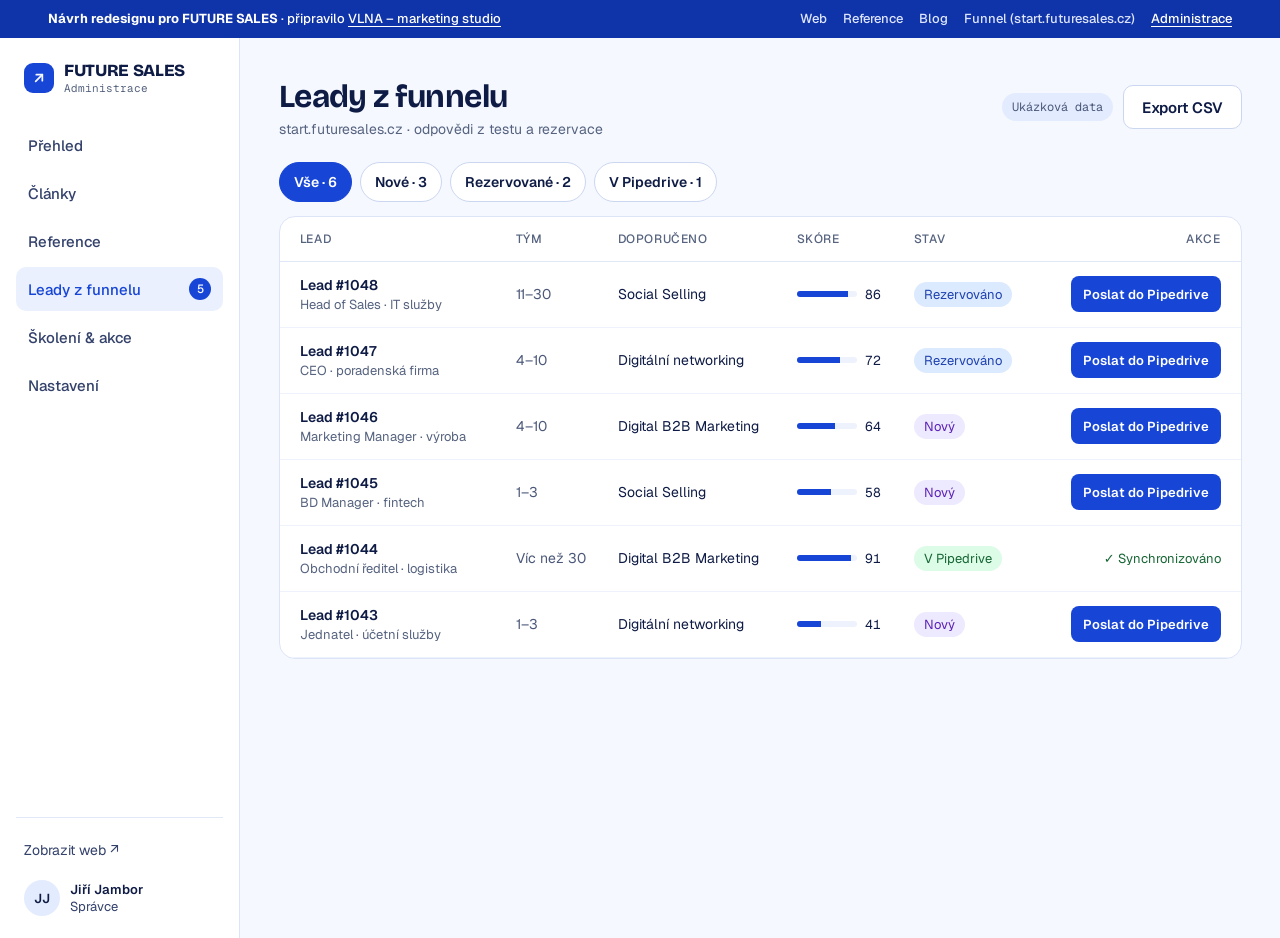
<file: p/futuresales/admin.html>
<!doctype html>
<html lang="cs">
<head>
<meta charset="utf-8">
<meta name="viewport" content="width=device-width, initial-scale=1">
<meta name="robots" content="noindex, nofollow">
<title>FUTURE SALES – administrace · návrh</title>
<link href="https://fonts.googleapis.com/css2?family=Bricolage+Grotesque:opsz,wght@12..96,500..800&amp;family=Geist:wght@400..700&amp;family=Geist+Mono:wght@400;500&amp;display=swap" rel="stylesheet">
<style>
body{margin:0;background:#F5F8FF;-webkit-font-smoothing:antialiased}
a{color:#1745D6}a:hover{color:#0F33A8}
.fs-side{transition:background-color .15s ease,color .15s ease}
.fs-side:hover{background-color:#EAF0FE;color:#1745D6}
.fs-row{transition:background-color .15s ease}
.fs-row:hover{background-color:#F7F9FF}
.fs-btn{transition:transform .2s ease}
.fs-btn:hover{transform:translateY(-1px)}
input::placeholder,textarea::placeholder{color:#6B7799}
</style>
<style>
.vlna-bar{display:flex;flex-wrap:wrap;align-items:center;justify-content:space-between;gap:8px 20px;padding:10px clamp(20px,4vw,48px);background:#0F33A8;color:#FFFFFF;font:500 13px/1.4 'Geist',system-ui,sans-serif}
.vlna-bar a{color:#DCE5FD;text-decoration:none}
.vlna-bar a:hover{color:#FFFFFF}
.vlna-bar nav{display:flex;flex-wrap:wrap;gap:6px 16px}
.vlna-bar nav a[aria-current=page]{color:#FFFFFF;text-decoration:underline;text-underline-offset:3px}
.vlna-bar .vlna-brand{color:#FFFFFF;text-decoration:underline;text-underline-offset:3px}
@media (max-width:760px){
  header[style*="sticky"]{position:relative!important}
  .fs-nav{order:3;width:100%;flex-wrap:nowrap!important;overflow-x:auto;gap:0 22px!important;scrollbar-width:none}
  .fs-nav::-webkit-scrollbar{display:none}
  .fs-nav a{white-space:nowrap}
  .vlna-bar nav{flex-wrap:nowrap;overflow-x:auto;width:100%;scrollbar-width:none}
  .vlna-bar nav a{white-space:nowrap}
}
</style>
</head>
<body>
<div class="vlna-bar" role="note">
  <span><strong>Návrh redesignu pro FUTURE SALES</strong> · připravilo <a href="https://petrjanu.eu" class="vlna-brand">VLNA – marketing studio</a></span>
  <nav aria-label="Stránky návrhu"><a href="index.html">Web</a><a href="reference.html">Reference</a><a href="blog.html">Blog</a><a href="start.html">Funnel (start.futuresales.cz)</a><a href="admin.html" aria-current="page">Administrace</a></nav>
</div>
<div x-data="dc">
<div style="min-height: 100vh; display: flex; flex-wrap: wrap; background: #F5F8FF; color: #0E1B45; font-family: 'Geist', system-ui, -apple-system, 'Segoe UI', sans-serif">

  <!-- SIDEBAR -->
  <aside style="flex: 1 1 240px; max-width: 100%; background: #FFFFFF; border-right: 1px solid #DCE4F7; color: #33416B; padding: 22px 16px; box-sizing: border-box; display: flex; flex-direction: column; gap: 28px">
    <div style="display: flex; align-items: center; gap: 10px; padding: 0 8px">
      <span :style="`width: 30px; height: 30px; border-radius: 9px; background: ${v.accent}; display: grid; place-items: center; color: #F5F8FF`">
        <svg width="16" height="16" viewBox="0 0 24 24" fill="none" stroke="currentColor" stroke-width="2.6" stroke-linecap="round" stroke-linejoin="round" aria-hidden="true"><path d="M7 17L17 7"></path><path d="M8 7h9v9"></path></svg>
      </span>
      <span style="display: flex; flex-direction: column">
        <span style="font-family: 'Bricolage Grotesque', system-ui, sans-serif; font-weight: 800; font-size: 17px; letter-spacing: -0.02em; color: #0E1B45">FUTURE SALES</span>
        <span style="font-family: 'Geist Mono', ui-monospace, monospace; font-size: 11px; color: #56637F">Administrace</span>
      </span>
    </div>
    <nav aria-label="Administrace" style="display: flex; flex-direction: column; gap: 4px">
      <template x-for="m in v.menu">
        <button type="button" :aria-current="m.current" @click="m.pick($event)" class="fs-side" :style="`min-height: 44px; padding: 0 12px; border-radius: 10px; border: 0; background: ${m.bg}; color: ${m.fg}; font-family: 'Geist', system-ui, sans-serif; font-size: 15px; font-weight: 500; text-align: left; cursor: pointer; display: flex; align-items: center; justify-content: space-between; gap: 10px`">
          <span><span x-text="m.label"></span></span>
          <template x-if="m.hasBadge"><div style="display: contents">
            <span :style="`font-family: 'Geist Mono', ui-monospace, monospace; font-size: 12px; min-width: 22px; height: 22px; padding: 0 6px; box-sizing: border-box; border-radius: 999px; background: ${v.accent}; color: #F5F8FF; display: grid; place-items: center`"><span x-text="m.badge"></span></span>
          </div></template>
        </button>
      </template>
    </nav>
    <div style="margin-top: auto; display: flex; flex-direction: column; gap: 12px; padding: 14px 8px 0; border-top: 1px solid #E1E8F8">
      <a href="index.html" style="font-size: 14px; color: #33416B; text-decoration: none; min-height: 36px; display: inline-flex; align-items: center">Zobrazit web ↗</a>
      <div style="display: flex; align-items: center; gap: 10px">
        <span style="width: 36px; height: 36px; border-radius: 50%; background: #E3EBFE; color: #0E1B45; display: grid; place-items: center; font-size: 13px; font-weight: 600">JJ</span>
        <span style="display: flex; flex-direction: column; font-size: 13px"><strong style="color: #0E1B45; font-weight: 600">Jiří Jambor</strong><span>Správce</span></span>
      </div>
    </div>
  </aside>

  <!-- MAIN -->
  <main style="flex: 999 1 560px; min-width: 0; padding: clamp(20px, 3vw, 40px); box-sizing: border-box; display: flex; flex-direction: column; gap: 24px">

    <div style="display: flex; flex-wrap: wrap; justify-content: space-between; align-items: center; gap: 16px">
      <div style="display: flex; flex-direction: column; gap: 4px">
        <h1 style="margin: 0; font-family: 'Bricolage Grotesque', system-ui, sans-serif; font-weight: 700; font-size: 32px; letter-spacing: -0.02em"><span x-text="v.title"></span></h1>
        <span style="font-size: 14px; color: #56637F"><span x-text="v.subtitle"></span></span>
      </div>
      <div style="display: flex; flex-wrap: wrap; align-items: center; gap: 10px">
        <span style="font-family: 'Geist Mono', ui-monospace, monospace; font-size: 12px; padding: 6px 10px; border-radius: 999px; background: #E3EBFE; color: #4A5778">Ukázková data</span>
        <template x-if="v.showNew"><div style="display: contents">
          <button type="button" @click="v.openEditor($event)" class="fs-btn" :style="`min-height: 44px; padding: 0 18px; border-radius: 10px; border: 0; background: ${v.accent}; color: #FFFFFF; font-family: inherit; font-size: 15px; font-weight: 600; cursor: pointer`">+ Nový článek</button>
        </div></template>
        <template x-if="v.isLeads"><div style="display: contents">
          <button type="button" class="fs-btn" style="min-height: 44px; padding: 0 18px; border-radius: 10px; border: 1px solid #CBD6F0; background: #FFFFFF; color: #0E1B45; font-family: inherit; font-size: 15px; font-weight: 600; cursor: pointer">Export CSV</button>
        </div></template>
      </div>
    </div>

    <!-- OVERVIEW -->
    <template x-if="v.isOverview"><div style="display: contents">
      <div style="display: flex; flex-direction: column; gap: 24px">
        <div style="display: grid; grid-template-columns: repeat(auto-fit, minmax(min(200px, 100%), 1fr)); gap: 14px">
          <template x-for="k in v.kpis">
            <div style="background: #FFFFFF; border: 1px solid #DCE4F7; border-radius: 16px; padding: 20px; display: flex; flex-direction: column; gap: 8px">
              <span style="font-size: 13px; color: #56637F"><span x-text="k.label"></span></span>
              <span style="font-family: 'Bricolage Grotesque', system-ui, sans-serif; font-weight: 700; font-size: 36px; letter-spacing: -0.03em; line-height: 1"><span x-text="k.value"></span></span>
              <span style="font-size: 13px; color: #4A5778"><span x-text="k.note"></span></span>
            </div>
          </template>
        </div>
        <div style="background: #FFFFFF; border: 1px solid #DCE4F7; border-radius: 16px; padding: 22px; display: flex; flex-direction: column; gap: 16px">
          <strong style="font-size: 16px">Funnel start.futuresales.cz – posledních 30 dní</strong>
          <div style="display: flex; flex-direction: column; gap: 12px">
            <template x-for="f in v.funnel">
              <div style="display: grid; grid-template-columns: minmax(120px, 180px) 1fr 64px; gap: 14px; align-items: center; font-size: 14px">
                <span><span x-text="f.label"></span></span>
                <div style="height: 14px; background: #EEF2FC; border-radius: 999px; overflow: hidden"><div :style="`height: 100%; width: ${f.w}; background: ${f.c}; border-radius: 999px`"></div></div>
                <span style="font-family: 'Geist Mono', ui-monospace, monospace; text-align: right"><span x-text="f.v"></span></span>
              </div>
            </template>
          </div>
        </div>
      </div>
    </div></template>

    <!-- POSTS -->
    <template x-if="v.isPosts"><div style="display: contents">
      <div style="background: #FFFFFF; border: 1px solid #DCE4F7; border-radius: 16px; overflow-x: auto">
        <table style="width: 100%; min-width: 760px; border-collapse: collapse; font-size: 14px">
          <thead>
            <tr style="text-align: left; color: #56637F; font-size: 12px; text-transform: uppercase; letter-spacing: 0.05em">
              <th style="padding: 14px 20px; font-weight: 500; border-bottom: 1px solid #E1E8F8">Článek</th>
              <th style="padding: 14px 12px; font-weight: 500; border-bottom: 1px solid #E1E8F8">Kategorie</th>
              <th style="padding: 14px 12px; font-weight: 500; border-bottom: 1px solid #E1E8F8">Stav</th>
              <th style="padding: 14px 12px; font-weight: 500; border-bottom: 1px solid #E1E8F8">Datum</th>
              <th style="padding: 14px 20px; font-weight: 500; border-bottom: 1px solid #E1E8F8; text-align: right">Akce</th>
            </tr>
          </thead>
          <tbody>
            <template x-for="p in v.posts">
              <tr class="fs-row">
                <td style="padding: 14px 20px; border-bottom: 1px solid #EEF2FC; font-weight: 500; max-width: 460px"><span x-text="p.title"></span></td>
                <td style="padding: 14px 12px; border-bottom: 1px solid #EEF2FC; color: #4A5778; white-space: nowrap"><span x-text="p.cat"></span></td>
                <td style="padding: 14px 12px; border-bottom: 1px solid #EEF2FC; white-space: nowrap"><span :style="`display: inline-flex; align-items: center; gap: 6px; font-size: 13px; padding: 4px 10px; border-radius: 999px; background: ${p.sBg}; color: ${p.sFg}`"><span x-text="p.status"></span></span></td>
                <td style="padding: 14px 12px; border-bottom: 1px solid #EEF2FC; color: #4A5778; font-family: 'Geist Mono', ui-monospace, monospace; font-size: 13px; white-space: nowrap"><span x-text="p.date"></span></td>
                <td style="padding: 8px 20px; border-bottom: 1px solid #EEF2FC; text-align: right"><button type="button" @click="v.openEditor($event)" style="min-height: 36px; padding: 0 12px; border-radius: 8px; border: 1px solid #CBD6F0; background: #FFFFFF; color: #0E1B45; font-family: inherit; font-size: 13px; font-weight: 600; cursor: pointer">Upravit</button></td>
              </tr>
            </template>
          </tbody>
        </table>
      </div>
    </div></template>

    <!-- EDITOR -->
    <template x-if="v.isEditor"><div style="display: contents">
      <div style="display: flex; flex-wrap: wrap; gap: 20px; align-items: flex-start">
        <form style="flex: 999 1 480px; min-width: 0; background: #FFFFFF; border: 1px solid #DCE4F7; border-radius: 16px; padding: 24px; display: flex; flex-direction: column; gap: 16px">
          <div style="display: flex; flex-direction: column; gap: 6px">
            <label for="e-title" style="font-size: 13px; font-weight: 600; color: #4A5778">Titulek</label>
            <input id="e-title" type="text" placeholder="Např. TOP 20 nejvlivnějších CEOs v ČR za H2 2026" style="min-height: 52px; padding: 0 14px; border-radius: 10px; border: 1px solid #CBD6F0; font-family: 'Bricolage Grotesque', system-ui, sans-serif; font-size: 22px; font-weight: 600; color: #0E1B45">
          </div>
          <div role="toolbar" aria-label="Formátování" style="display: flex; flex-wrap: wrap; gap: 6px; padding: 8px; border: 1px solid #E1E8F8; border-radius: 10px; background: #F7F9FF">
            <button type="button" aria-label="Nadpis" style="min-width: 40px; min-height: 40px; border-radius: 8px; border: 0; background: transparent; font-family: inherit; font-weight: 700; cursor: pointer">H2</button>
            <button type="button" aria-label="Tučně" style="min-width: 40px; min-height: 40px; border-radius: 8px; border: 0; background: transparent; font-family: inherit; font-weight: 800; cursor: pointer">B</button>
            <button type="button" aria-label="Kurzíva" style="min-width: 40px; min-height: 40px; border-radius: 8px; border: 0; background: transparent; font-family: inherit; font-style: italic; cursor: pointer">I</button>
            <button type="button" style="min-height: 40px; padding: 0 10px; border-radius: 8px; border: 0; background: transparent; font-family: inherit; font-size: 13px; cursor: pointer">Odkaz</button>
            <button type="button" style="min-height: 40px; padding: 0 10px; border-radius: 8px; border: 0; background: transparent; font-family: inherit; font-size: 13px; cursor: pointer">Obrázek</button>
            <button type="button" style="min-height: 40px; padding: 0 10px; border-radius: 8px; border: 0; background: transparent; font-family: inherit; font-size: 13px; cursor: pointer">Tabulka žebříčku</button>
            <button type="button" style="min-height: 40px; padding: 0 10px; border-radius: 8px; border: 0; background: transparent; font-family: inherit; font-size: 13px; cursor: pointer">CTA blok</button>
          </div>
          <div style="display: flex; flex-direction: column; gap: 6px">
            <label for="e-body" style="font-size: 13px; font-weight: 600; color: #4A5778">Obsah</label>
            <textarea id="e-body" rows="12" placeholder="Text článku…" style="padding: 14px; border-radius: 10px; border: 1px solid #CBD6F0; font-family: inherit; font-size: 16px; line-height: 1.6; color: #0E1B45; resize: vertical"></textarea>
          </div>
        </form>
        <aside style="flex: 1 1 280px; display: flex; flex-direction: column; gap: 14px">
          <div style="background: #FFFFFF; border: 1px solid #DCE4F7; border-radius: 16px; padding: 20px; display: flex; flex-direction: column; gap: 14px">
            <strong style="font-size: 15px">Publikace</strong>
            <div style="display: flex; flex-direction: column; gap: 6px">
              <label for="e-cat" style="font-size: 13px; font-weight: 600; color: #4A5778">Kategorie</label>
              <select id="e-cat" style="min-height: 44px; padding: 0 10px; border-radius: 10px; border: 1px solid #CBD6F0; font-family: inherit; font-size: 15px; background: #FFFFFF; color: #0E1B45">
                <option>LinkedIn žebříčky</option>
                <option>Praxe &amp; tipy</option>
                <option>Nástroje &amp; data</option>
                <option>V médiích</option>
              </select>
            </div>
            <div style="display: flex; flex-direction: column; gap: 6px">
              <label for="e-date" style="font-size: 13px; font-weight: 600; color: #4A5778">Naplánovat na</label>
              <input id="e-date" type="datetime-local" style="min-height: 44px; padding: 0 10px; border-radius: 10px; border: 1px solid #CBD6F0; font-family: inherit; font-size: 15px; color: #0E1B45">
            </div>
            <div style="display: flex; flex-wrap: wrap; gap: 8px">
              <button type="button" @click="v.saveDraft($event)" style="flex: 1 1 auto; min-height: 44px; border-radius: 10px; border: 1px solid #CBD6F0; background: #FFFFFF; color: #0E1B45; font-family: inherit; font-size: 14px; font-weight: 600; cursor: pointer">Uložit koncept</button>
              <button type="button" @click="v.saveDraft($event)" :style="`flex: 1 1 auto; min-height: 44px; border-radius: 10px; border: 0; background: ${v.accent}; color: #F5F8FF; font-family: inherit; font-size: 14px; font-weight: 600; cursor: pointer`">Publikovat</button>
            </div>
          </div>
          <div style="background: #FFFFFF; border: 1px solid #DCE4F7; border-radius: 16px; padding: 20px; display: flex; flex-direction: column; gap: 12px">
            <strong style="font-size: 15px">SEO a sdílení</strong>
            <div style="display: flex; flex-direction: column; gap: 6px">
              <label for="e-slug" style="font-size: 13px; font-weight: 600; color: #4A5778">URL</label>
              <input id="e-slug" type="text" placeholder="/blog/top-20-ceos-h2-2026" style="min-height: 44px; padding: 0 10px; border-radius: 10px; border: 1px solid #CBD6F0; font-family: 'Geist Mono', ui-monospace, monospace; font-size: 13px; color: #0E1B45">
            </div>
            <div style="display: flex; flex-direction: column; gap: 6px">
              <label for="e-meta" style="font-size: 13px; font-weight: 600; color: #4A5778">Meta popis</label>
              <textarea id="e-meta" rows="3" placeholder="Do 155 znaků" style="padding: 10px; border-radius: 10px; border: 1px solid #CBD6F0; font-family: inherit; font-size: 14px; color: #0E1B45; resize: vertical"></textarea>
            </div>
            <label for="e-cover" style="display: flex; gap: 10px; align-items: center; font-size: 14px; cursor: pointer">
              <input id="e-cover" type="checkbox" checked style="width: 18px; height: 18px; accent-color: #0E1B45">
              Vygenerovat typografický náhled (TOP X)
            </label>
          </div>
        </aside>
      </div>
    </div></template>

    <!-- LEADS -->
    <template x-if="v.isLeads"><div style="display: contents">
      <div style="display: flex; flex-direction: column; gap: 14px">
        <div role="group" aria-label="Filtr stavu" style="display: flex; flex-wrap: wrap; gap: 8px">
          <template x-for="f in v.leadFilters">
            <button type="button" :aria-pressed="f.active" @click="f.pick($event)" :style="`min-height: 40px; padding: 0 14px; border-radius: 999px; border: 1px solid ${f.bd}; background: ${f.bg}; color: ${f.fg}; font-family: inherit; font-size: 14px; font-weight: 600; cursor: pointer`"><span x-text="f.label"></span> · <span x-text="f.count"></span></button>
          </template>
        </div>
        <div style="background: #FFFFFF; border: 1px solid #DCE4F7; border-radius: 16px; overflow-x: auto">
          <table style="width: 100%; min-width: 860px; border-collapse: collapse; font-size: 14px">
            <thead>
              <tr style="text-align: left; color: #56637F; font-size: 12px; text-transform: uppercase; letter-spacing: 0.05em">
                <th style="padding: 14px 20px; font-weight: 500; border-bottom: 1px solid #E1E8F8">Lead</th>
                <th style="padding: 14px 12px; font-weight: 500; border-bottom: 1px solid #E1E8F8">Tým</th>
                <th style="padding: 14px 12px; font-weight: 500; border-bottom: 1px solid #E1E8F8">Doporučeno</th>
                <th style="padding: 14px 12px; font-weight: 500; border-bottom: 1px solid #E1E8F8">Skóre</th>
                <th style="padding: 14px 12px; font-weight: 500; border-bottom: 1px solid #E1E8F8">Stav</th>
                <th style="padding: 14px 20px; font-weight: 500; border-bottom: 1px solid #E1E8F8; text-align: right">Akce</th>
              </tr>
            </thead>
            <tbody>
              <template x-for="l in v.leads">
                <tr class="fs-row">
                  <td style="padding: 14px 20px; border-bottom: 1px solid #EEF2FC"><span style="display: flex; flex-direction: column; gap: 2px"><strong style="font-weight: 600"><span x-text="l.id"></span></strong><span style="color: #56637F; font-size: 13px"><span x-text="l.role"></span></span></span></td>
                  <td style="padding: 14px 12px; border-bottom: 1px solid #EEF2FC; color: #4A5778; white-space: nowrap"><span x-text="l.team"></span></td>
                  <td style="padding: 14px 12px; border-bottom: 1px solid #EEF2FC; white-space: nowrap"><span x-text="l.rec"></span></td>
                  <td style="padding: 14px 12px; border-bottom: 1px solid #EEF2FC"><span style="display: flex; align-items: center; gap: 8px"><span style="width: 60px; height: 6px; background: #EEF2FC; border-radius: 999px; overflow: hidden"><span :style="`display: block; height: 100%; width: ${l.scoreW}; background: #1745D6`"></span></span><span style="font-family: 'Geist Mono', ui-monospace, monospace; font-size: 13px"><span x-text="l.score"></span></span></span></td>
                  <td style="padding: 14px 12px; border-bottom: 1px solid #EEF2FC; white-space: nowrap"><span :style="`font-size: 13px; padding: 4px 10px; border-radius: 999px; background: ${l.sBg}; color: ${l.sFg}`"><span x-text="l.status"></span></span></td>
                  <td style="padding: 8px 20px; border-bottom: 1px solid #EEF2FC; text-align: right">
                    <template x-if="l.canSend"><div style="display: contents">
                      <button type="button" @click="l.send($event)" :style="`min-height: 36px; padding: 0 12px; border-radius: 8px; border: 0; background: ${v.accent}; color: #FFFFFF; font-family: inherit; font-size: 13px; font-weight: 600; cursor: pointer; white-space: nowrap`">Poslat do Pipedrive</button>
                    </div></template>
                    <template x-if="l.sent"><div style="display: contents">
                      <span style="font-size: 13px; color: #166534; white-space: nowrap">✓ Synchronizováno</span>
                    </div></template>
                  </td>
                </tr>
              </template>
            </tbody>
          </table>
        </div>
      </div>
    </div></template>

    <!-- REFERENCES -->
    <template x-if="v.isRefs"><div style="display: contents">
      <div style="display: grid; grid-template-columns: repeat(auto-fit, minmax(min(260px, 100%), 1fr)); gap: 14px">
        <template x-for="r in v.refs">
          <div style="background: #FFFFFF; border: 1px solid #DCE4F7; border-radius: 16px; padding: 20px; display: flex; flex-direction: column; gap: 10px">
            <span style="font-family: 'Geist Mono', ui-monospace, monospace; font-size: 12px; color: #56637F"><span x-text="r.tag"></span></span>
            <strong style="font-family: 'Bricolage Grotesque', system-ui, sans-serif; font-size: 22px"><span x-text="r.company"></span></strong>
            <span style="font-size: 14px; color: #4A5778"><span x-text="r.person"></span></span>
            <div style="display: flex; gap: 8px; margin-top: 6px">
              <button type="button" style="min-height: 36px; padding: 0 12px; border-radius: 8px; border: 1px solid #CBD6F0; background: #FFFFFF; font-family: inherit; font-size: 13px; font-weight: 600; cursor: pointer">Upravit</button>
              <span style="font-size: 13px; padding: 8px 10px; border-radius: 999px; background: #DCFCE7; color: #166534">Publikováno</span>
            </div>
          </div>
        </template>
      </div>
    </div></template>

    <!-- EMPTY (Akce, Nastavení) -->
    <template x-if="v.isEmpty"><div style="display: contents">
      <div style="border: 1px dashed #C5D2F2; border-radius: 16px; padding: 56px 24px; text-align: center; display: flex; flex-direction: column; gap: 10px; align-items: center">
        <strong style="font-size: 17px"><span x-text="v.emptyTitle"></span></strong>
        <span style="font-size: 14px; color: #4A5778; max-width: 440px"><span x-text="v.emptyText"></span></span>
      </div>
    </div></template>
  </main>
</div>
</div>
<script>

class DCLogic {
  constructor(props) { this.props = props || {}; this.state = {}; }
  setState(patch) { this.state = Object.assign({}, this.state, patch); }
  forceUpdate() { this.state = Object.assign({}, this.state); }
}

class Component extends DCLogic {
  constructor(props) {
    super(props);
    this.state = { view: 'leads', leadFilter: 'all', sent: {} };
  }
  renderVals() {
    const accent = this.props.accent ?? '#1745D6';
    const view = this.state.view;
    const L0 = [
      { id: 'Lead #1048', role: 'Head of Sales · IT služby', team: '11–30', rec: 'Social Selling', score: 86, status: 'Rezervováno' },
      { id: 'Lead #1047', role: 'CEO · poradenská firma', team: '4–10', rec: 'Digitální networking', score: 72, status: 'Rezervováno' },
      { id: 'Lead #1046', role: 'Marketing Manager · výroba', team: '4–10', rec: 'Digital B2B Marketing', score: 64, status: 'Nový' },
      { id: 'Lead #1045', role: 'BD Manager · fintech', team: '1–3', rec: 'Social Selling', score: 58, status: 'Nový' },
      { id: 'Lead #1044', role: 'Obchodní ředitel · logistika', team: 'Víc než 30', rec: 'Digital B2B Marketing', score: 91, status: 'V Pipedrive' },
      { id: 'Lead #1043', role: 'Jednatel · účetní služby', team: '1–3', rec: 'Digitální networking', score: 41, status: 'Nový' }
    ];
    const sent = this.state.sent;
    const L = L0.map((l) => ({ ...l, status: sent[l.id] ? 'V Pipedrive' : l.status }));
    const nNew = L.filter((l) => l.status !== 'V Pipedrive').length;
    const M = [
      { id: 'overview', label: 'Přehled' },
      { id: 'posts', label: 'Články' },
      { id: 'refs', label: 'Reference' },
      { id: 'leads', label: 'Leady z funnelu', badge: nNew },
      { id: 'events', label: 'Školení & akce' },
      { id: 'settings', label: 'Nastavení' }
    ];
    const activeMenu = view === 'editor' ? 'posts' : view;
    const menu = M.map((m) => {
      const on = m.id === activeMenu;
      return {
        ...m,
        current: on ? 'page' : 'false',
        hasBadge: !!m.badge,
        bg: on ? '#EAF0FE' : 'transparent',
        fg: on ? accent : '#33416B',
        pick: () => this.setState({ view: m.id })
      };
    });
    const ST = {
      'Publikováno': ['#DCFCE7', '#166534'],
      'Koncept': ['#EEF2FC', '#4A5778'],
      'Naplánováno': ['#E3EBFE', '#1745D6'],
      'Nový': ['#EDE9FE', '#5B21B6'],
      'Rezervováno': ['#DBEAFE', '#1E40AF'],
      'V Pipedrive': ['#DCFCE7', '#166534']
    };
    const P = [
      { title: '[Koncept nového žebříčku]', cat: 'LinkedIn žebříčky', status: 'Koncept', date: '—' },
      { title: 'TOP 15 retail lídrů na českém LinkedIn za první polovinu roku 2026', cat: 'LinkedIn žebříčky', status: 'Publikováno', date: '25. 9. 2026' },
      { title: 'Kdo vládne LinkedInu? Známe TOP 100 CEOs českého LinkedIn za první polovinu roku 2026', cat: 'LinkedIn žebříčky', status: 'Publikováno', date: '25. 8. 2026' },
      { title: 'TOP 20 českých CEOs ve finančním sektoru za rok 2025', cat: 'LinkedIn žebříčky', status: 'Publikováno', date: '13. 7. 2026' },
      { title: 'TOP 50 nejvlivnějších CEOs v ČR na LinkedIn – update za celý rok 2025', cat: 'LinkedIn žebříčky', status: 'Publikováno', date: '25. 3. 2026' },
      { title: '2025 versus 2026: aktualizovaný žebříček firem podle počtu sledujících na LinkedIn', cat: 'LinkedIn žebříčky', status: 'Publikováno', date: '27. 2. 2026' },
      { title: '200+ vstupních auditů u našich klientů: co jsme se díky nim naučili', cat: 'Praxe & tipy', status: 'Publikováno', date: '26. 11. 2025' }
    ];
    const openEditor = () => this.setState({ view: 'editor' });
    const posts = P.map((p) => ({ ...p, sBg: ST[p.status][0], sFg: ST[p.status][1] }));
    const LF = [
      { id: 'all', label: 'Vše' },
      { id: 'Nový', label: 'Nové' },
      { id: 'Rezervováno', label: 'Rezervované' },
      { id: 'V Pipedrive', label: 'V Pipedrive' }
    ];
    const lf = this.state.leadFilter;
    const leadFilters = LF.map((f) => {
      const on = f.id === lf;
      return {
        ...f,
        active: on,
        count: f.id === 'all' ? L.length : L.filter((l) => l.status === f.id).length,
        bg: on ? accent : '#FFFFFF',
        fg: on ? '#FFFFFF' : '#0E1B45',
        bd: on ? accent : '#CBD6F0',
        pick: () => this.setState({ leadFilter: f.id })
      };
    });
    const leads = L
      .filter((l) => lf === 'all' || l.status === lf)
      .map((l) => ({
        ...l,
        scoreW: l.score + '%',
        sBg: ST[l.status][0],
        sFg: ST[l.status][1],
        canSend: l.status !== 'V Pipedrive',
        sent: l.status === 'V Pipedrive',
        send: () => this.setState({ sent: { ...sent, [l.id]: true } })
      }));
    const titles = {
      overview: ['Přehled', 'Web, blog a funnel na jednom místě'],
      posts: ['Články', 'Sales Tech blog – správa obsahu'],
      editor: ['Nový článek', 'Koncept se ukládá automaticky'],
      refs: ['Reference', 'Případové studie na webu'],
      leads: ['Leady z funnelu', 'start.futuresales.cz · odpovědi z testu a rezervace'],
      events: ['Školení & akce', 'Termíny workshopů a otevřených kurzů'],
      settings: ['Nastavení', 'Uživatelé, integrace, SEO']
    };
    const t = titles[view] || titles.overview;
    const kpis = [
      { label: 'Leady z funnelu (30 dní)', value: '38', note: 'ukázková hodnota' },
      { label: 'Test → rezervace', value: '24 %', note: 'ukázková hodnota' },
      { label: 'Rezervované konzultace', value: '9', note: 'ukázková hodnota' },
      { label: 'Publikované články', value: '8', note: 'od 10/2025' }
    ];
    const funnel = [
      { label: 'Návštěva stránky', w: '100%', v: '640', c: '#DCE5FD' },
      { label: 'Spuštěný test', w: '41%', v: '262', c: '#B8CBFA' },
      { label: 'Vyplněný kontakt', w: '15%', v: '38', c: '#1745D6' },
      { label: 'Rezervace', w: '6%', v: '9', c: '#0F33A8' }
    ];
    const refs = [
      { tag: 'Leady', company: 'Tesena', person: 'Jan Stehlík, Head of BD' },
      { tag: 'Schůzky', company: 'Dateio', person: 'Šimon Kočí, Head of Partnerships' },
      { tag: 'Leady', company: 'Ebury', person: 'Tomáš Kudla, Head of Sales' },
      { tag: 'Povědomí', company: 'Alef Nula', person: 'Tomáš Bubeník, Senior BD Manager' }
    ];
    const emptyMap = {
      events: ['Zatím žádné akce', 'Sem přijdou termíny workshopů. Každá akce se automaticky propíše na web do sekce Školení & akce.'],
      settings: ['Nastavení', 'Uživatelé a role, napojení Pipedrive a Ortto, SEO výchozí hodnoty, přesměrování starých URL.']
    };
    const em = emptyMap[view] || ['', ''];
    return {
      accent,
      menu,
      title: t[0],
      subtitle: t[1],
      showNew: view === 'posts',
      openEditor,
      saveDraft: () => this.setState({ view: 'posts' }),
      isOverview: view === 'overview',
      isPosts: view === 'posts',
      isEditor: view === 'editor',
      isLeads: view === 'leads',
      isRefs: view === 'refs',
      isEmpty: view === 'events' || view === 'settings',
      emptyTitle: em[0],
      emptyText: em[1],
      kpis,
      funnel,
      posts,
      leadFilters,
      leads,
      refs
    };
  }
}
document.addEventListener('alpine:init', function () {
  Alpine.data('dc', function () {
    return { __dc: new Component({}), get v() { return this.__dc.renderVals(); } };
  });
});
</script>
<script defer src="alpine.min.js"></script>
</body>
</html>
</file>
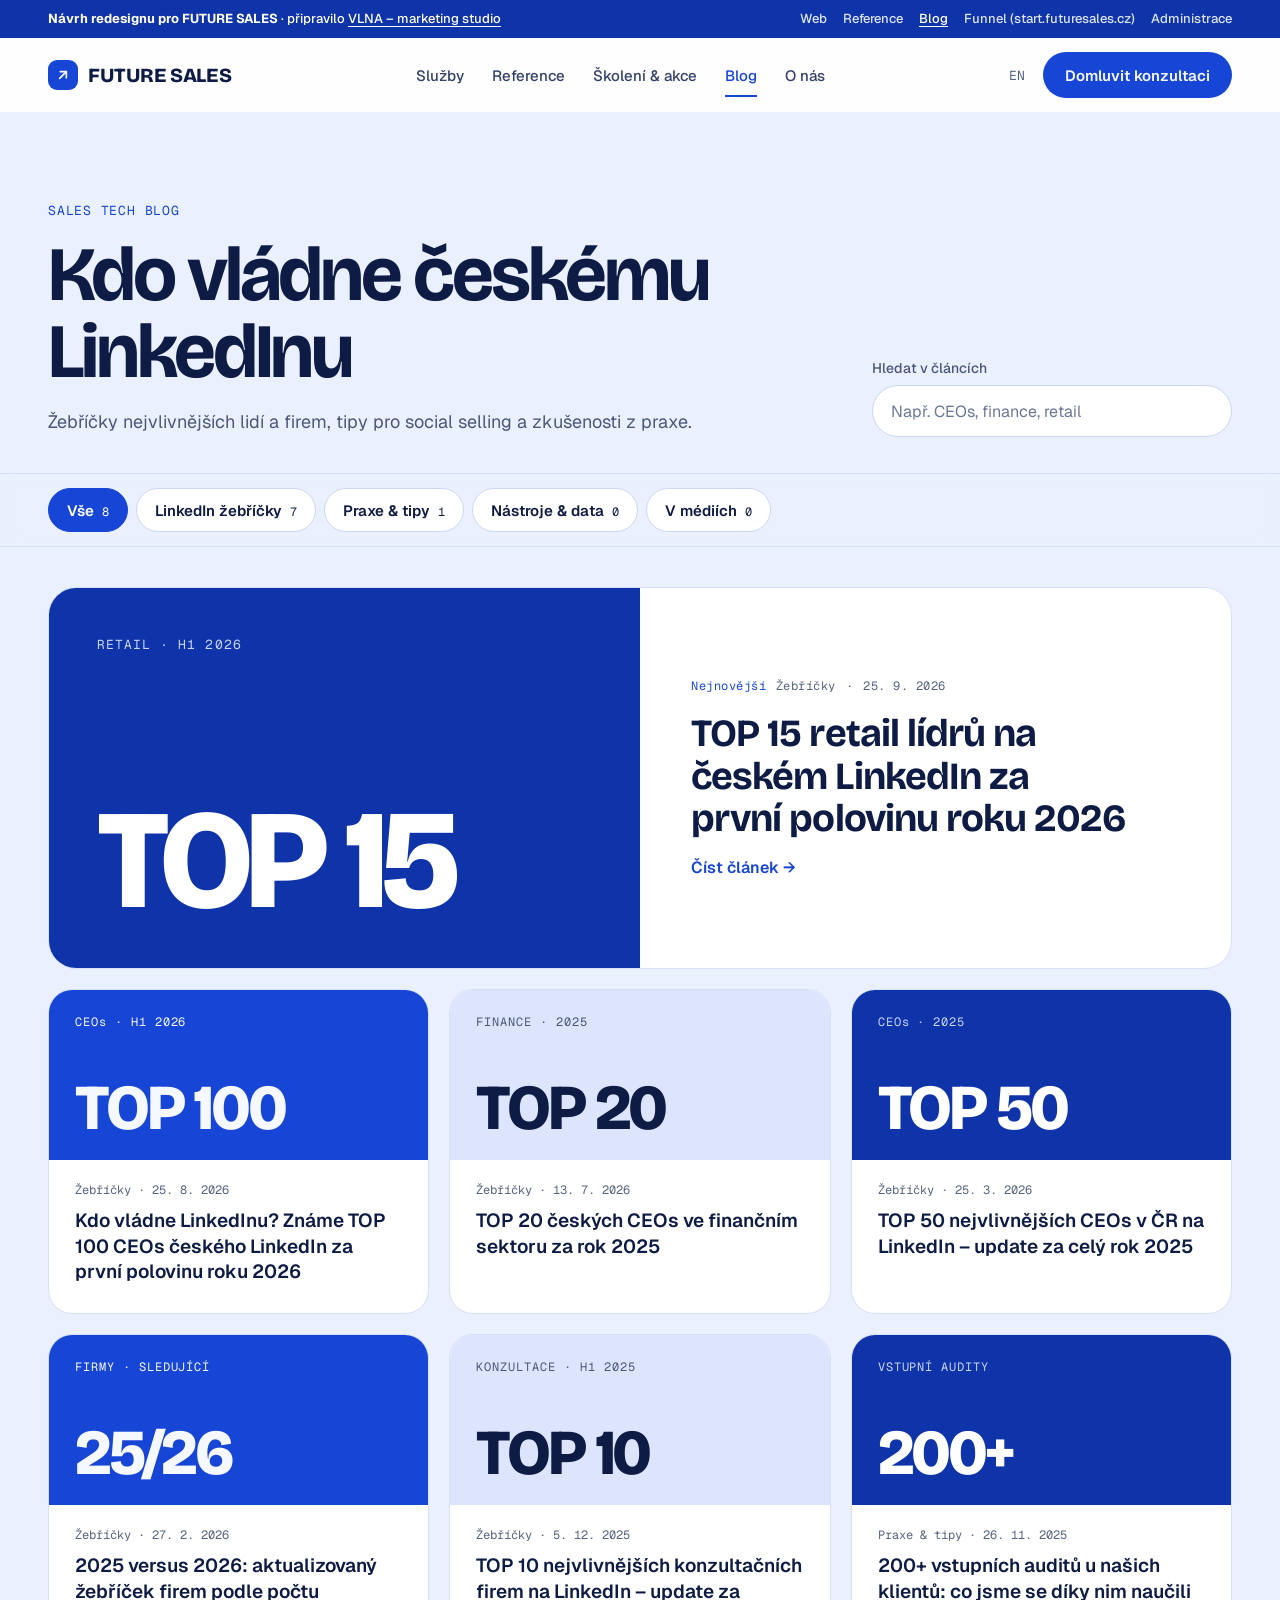
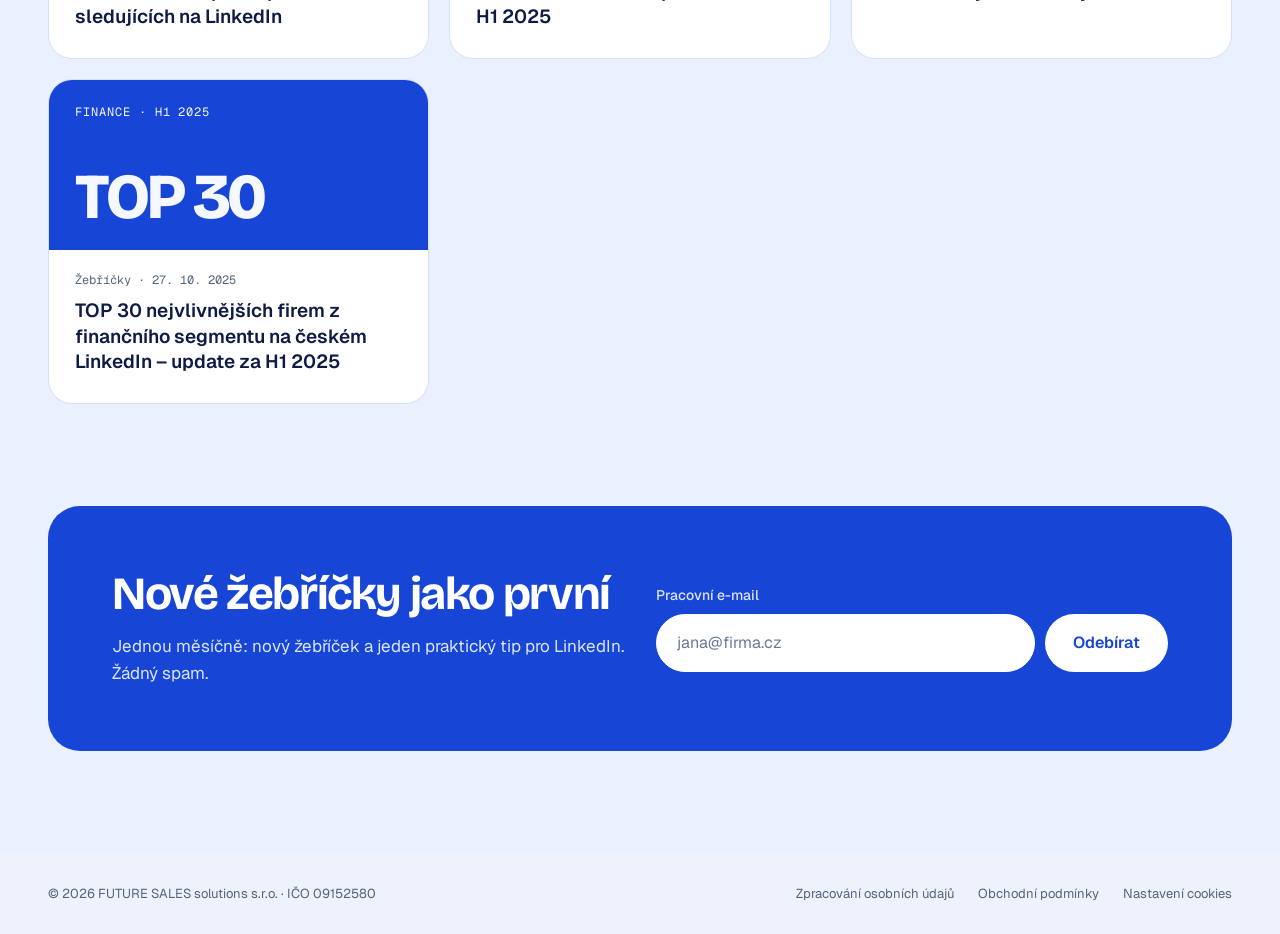
<file: p/futuresales/blog.html>
<!doctype html>
<html lang="cs">
<head>
<meta charset="utf-8">
<meta name="viewport" content="width=device-width, initial-scale=1">
<meta name="robots" content="noindex, nofollow">
<title>FUTURE SALES – Sales Tech blog · návrh</title>
<link href="https://fonts.googleapis.com/css2?family=Bricolage+Grotesque:opsz,wght@12..96,500..800&amp;family=Geist:wght@400..700&amp;family=Geist+Mono:wght@400;500&amp;display=swap" rel="stylesheet">
<style>
body{margin:0;background:#EAF0FE;-webkit-font-smoothing:antialiased}
a{color:#1745D6}a:hover{color:#0F33A8}
@keyframes fs-rise{from{opacity:0;transform:translateY(16px)}to{opacity:1;transform:none}}
.fs-btn{transition:transform .2s ease,background-color .2s ease,border-color .2s ease}
.fs-btn:hover{transform:translateY(-2px)}
.fs-card{transition:transform .3s ease,box-shadow .3s ease}
.fs-card:hover{transform:translateY(-4px);box-shadow:0 24px 48px -28px rgba(18,22,27,.45)}
.fs-nav a{color:#33416B;text-decoration:none}
.fs-nav a:hover{color:#1745D6}
.fs-foot a{color:#56637F;text-decoration:none}
.fs-foot a:hover{color:#1745D6}
input::placeholder{color:#6B7799}
@media (prefers-reduced-motion: reduce){*{animation:none!important;transition:none!important}}
</style>
<style>
.vlna-bar{display:flex;flex-wrap:wrap;align-items:center;justify-content:space-between;gap:8px 20px;padding:10px clamp(20px,4vw,48px);background:#0F33A8;color:#FFFFFF;font:500 13px/1.4 'Geist',system-ui,sans-serif}
.vlna-bar a{color:#DCE5FD;text-decoration:none}
.vlna-bar a:hover{color:#FFFFFF}
.vlna-bar nav{display:flex;flex-wrap:wrap;gap:6px 16px}
.vlna-bar nav a[aria-current=page]{color:#FFFFFF;text-decoration:underline;text-underline-offset:3px}
.vlna-bar .vlna-brand{color:#FFFFFF;text-decoration:underline;text-underline-offset:3px}
@media (max-width:760px){
  header[style*="sticky"]{position:relative!important}
  .fs-nav{order:3;width:100%;flex-wrap:nowrap!important;overflow-x:auto;gap:0 22px!important;scrollbar-width:none}
  .fs-nav::-webkit-scrollbar{display:none}
  .fs-nav a{white-space:nowrap}
  .vlna-bar nav{flex-wrap:nowrap;overflow-x:auto;width:100%;scrollbar-width:none}
  .vlna-bar nav a{white-space:nowrap}
}
</style>
</head>
<body>
<div class="vlna-bar" role="note">
  <span><strong>Návrh redesignu pro FUTURE SALES</strong> · připravilo <a href="https://petrjanu.eu" class="vlna-brand">VLNA – marketing studio</a></span>
  <nav aria-label="Stránky návrhu"><a href="index.html">Web</a><a href="reference.html">Reference</a><a href="blog.html" aria-current="page">Blog</a><a href="start.html">Funnel (start.futuresales.cz)</a><a href="admin.html">Administrace</a></nav>
</div>
<div x-data="dc">
<div style="background: #EAF0FE; color: #0E1B45; font-family: 'Geist', system-ui, -apple-system, 'Segoe UI', sans-serif">

  <!-- NAV -->
  <header style="position: sticky; top: 0; z-index: 20; background: rgba(255,255,255,0.92); backdrop-filter: blur(14px); color: #0E1B45">
    <div style="max-width: 1240px; margin: 0 auto; padding: 14px clamp(20px, 4vw, 48px); display: flex; flex-wrap: wrap; align-items: center; justify-content: space-between; gap: 14px 32px">
      <a href="index.html" aria-label="FUTURE SALES – úvod" style="display: flex; align-items: center; gap: 10px; text-decoration: none; color: #0E1B45; min-height: 44px">
        <span :style="`width: 30px; height: 30px; border-radius: 9px; background: ${v.accent}; display: grid; place-items: center; color: #F5F8FF`">
          <svg width="16" height="16" viewBox="0 0 24 24" fill="none" stroke="currentColor" stroke-width="2.6" stroke-linecap="round" stroke-linejoin="round" aria-hidden="true"><path d="M7 17L17 7"></path><path d="M8 7h9v9"></path></svg>
        </span>
        <span style="font-family: 'Bricolage Grotesque', system-ui, sans-serif; font-weight: 800; font-size: 20px; letter-spacing: -0.02em">FUTURE SALES</span>
      </a>
      <nav class="fs-nav" aria-label="Hlavní menu" style="display: flex; flex-wrap: wrap; align-items: center; gap: 6px 28px; font-size: 15px; font-weight: 500">
        <a href="index.html#sluzby" style="padding: 12px 0">Služby</a>
        <a href="reference.html" style="padding: 12px 0">Reference</a>
        <a href="index.html#skoleni" style="padding: 12px 0">Školení &amp; akce</a>
        <a href="blog.html" aria-current="page" :style="`padding: 12px 0; color: #1745D6; box-shadow: inset 0 -2px 0 ${v.accent}`">Blog</a>
        <a href="index.html#o-nas" style="padding: 12px 0">O nás</a>
      </nav>
      <div style="display: flex; align-items: center; gap: 18px">
        <a href="#en" style="font-family: 'Geist Mono', ui-monospace, monospace; font-size: 13px; color: #56637F; text-decoration: none; padding: 12px 0">EN</a>
        <a class="fs-btn" href="index.html#kontakt" :style="`background: ${v.accent}; color: #F5F8FF; text-decoration: none; font-weight: 600; font-size: 15px; padding: 0 22px; min-height: 46px; border-radius: 999px; display: inline-flex; align-items: center`">Domluvit konzultaci</a>
      </div>
    </div>
  </header>

  <!-- HEADER -->
  <section>
    <div style="max-width: 1240px; margin: 0 auto; padding: clamp(56px, 7vw, 96px) clamp(20px, 4vw, 48px) 36px; display: flex; flex-wrap: wrap; justify-content: space-between; align-items: flex-end; gap: 32px">
      <div style="display: flex; flex-direction: column; gap: 18px; max-width: 720px; animation: fs-rise .7s ease both">
        <p style="margin: 0; font-family: 'Geist Mono', ui-monospace, monospace; font-size: 13px; letter-spacing: 0.06em; text-transform: uppercase; color: #1745D6">Sales Tech blog</p>
        <h1 style="margin: 0; font-family: 'Bricolage Grotesque', system-ui, sans-serif; font-weight: 700; font-size: clamp(42px, 6vw, 84px); line-height: 1.0; letter-spacing: -0.04em">Kdo vládne českému LinkedInu</h1>
        <p style="margin: 0; font-size: 18px; line-height: 1.6; color: #4A5778">Žebříčky nejvlivnějších lidí a firem, tipy pro social selling a zkušenosti z praxe.</p>
      </div>
      <div style="display: flex; flex-direction: column; gap: 8px; width: min(360px, 100%)">
        <label for="b-search" style="font-size: 14px; font-weight: 500; color: #4A5778">Hledat v článcích</label>
        <input id="b-search" type="search" :value="v.q" @input="v.onSearch($event)" placeholder="Např. CEOs, finance, retail" style="min-height: 52px; padding: 0 18px; border-radius: 999px; border: 1px solid #CBD6F0; background: #FFFFFF; color: #0E1B45; font-size: 16px; font-family: inherit">
      </div>
    </div>
  </section>

  <!-- CATEGORIES -->
  <section style="position: sticky; top: 74px; z-index: 10; background: rgba(234,240,254,0.94); backdrop-filter: blur(10px); border-top: 1px solid #D6E0F7; border-bottom: 1px solid #D6E0F7">
    <div role="group" aria-label="Kategorie" style="max-width: 1240px; margin: 0 auto; padding: 14px clamp(20px, 4vw, 48px); display: flex; flex-wrap: wrap; gap: 8px">
      <template x-for="c in v.cats">
        <button type="button" :aria-pressed="c.active" @click="c.pick($event)" class="fs-btn" :style="`min-height: 44px; padding: 0 18px; border-radius: 999px; font-family: 'Geist', system-ui, sans-serif; font-size: 15px; font-weight: 600; cursor: pointer; border: 1px solid ${c.bd}; background: ${c.bg}; color: ${c.fg}`"><span x-text="c.label"></span> <span style="font-family: 'Geist Mono', ui-monospace, monospace; font-weight: 400; font-size: 12px; margin-left: 4px"><span x-text="c.count"></span></span></button>
      </template>
    </div>
  </section>

  <!-- POSTS -->
  <section style="padding: 40px 0 clamp(72px, 8vw, 112px)">
    <div style="max-width: 1240px; margin: 0 auto; padding: 0 clamp(20px, 4vw, 48px); display: flex; flex-direction: column; gap: 20px">

      <template x-if="v.hasFeatured"><div style="display: contents">
        <a href="#clanek" class="fs-card" style="text-decoration: none; color: #0E1B45; display: grid; grid-template-columns: repeat(auto-fit, minmax(min(440px, 100%), 1fr)); background: #FFFFFF; border: 1px solid #D6E0F7; border-radius: 28px; overflow: hidden">
          <div style="min-height: 380px; background: #0F33A8; color: #FFFFFF; padding: clamp(28px, 4vw, 48px); box-sizing: border-box; display: flex; flex-direction: column; justify-content: space-between; gap: 24px">
            <span style="font-family: 'Geist Mono', ui-monospace, monospace; font-size: 13px; letter-spacing: 0.08em; color: #C9D7FB"><span x-text="v.feat.sub"></span></span>
            <span style="font-family: 'Bricolage Grotesque', system-ui, sans-serif; font-weight: 800; font-size: clamp(88px, 11vw, 160px); letter-spacing: -0.05em; line-height: 0.85"><span x-text="v.feat.big"></span></span>
          </div>
          <div style="padding: clamp(28px, 4vw, 52px); display: flex; flex-direction: column; gap: 18px; justify-content: center">
            <span style="display: inline-flex; align-self: flex-start; gap: 10px; font-family: 'Geist Mono', ui-monospace, monospace; font-size: 12px; letter-spacing: 0.04em; color: #56637F"><span style="color: #1745D6">Nejnovější</span><span x-text="v.feat.cat"></span> · <span x-text="v.feat.date"></span></span>
            <h2 style="margin: 0; font-family: 'Bricolage Grotesque', system-ui, sans-serif; font-weight: 700; font-size: clamp(28px, 3vw, 42px); line-height: 1.1; letter-spacing: -0.025em; text-wrap: balance"><span x-text="v.feat.title"></span></h2>
            <span style="font-weight: 600; font-size: 16px; color: #1745D6">Číst článek →</span>
          </div>
        </a>
      </div></template>

      <div style="display: grid; grid-template-columns: repeat(auto-fit, minmax(min(340px, 100%), 1fr)); gap: 20px">
        <template x-for="p in v.rest">
          <a href="#clanek" class="fs-card" style="text-decoration: none; color: #0E1B45; background: #FFFFFF; border: 1px solid #D6E0F7; border-radius: 24px; overflow: hidden; display: flex; flex-direction: column">
            <div :style="`height: 170px; background: ${p.coverBg}; color: ${p.coverFg}; padding: 24px 26px; box-sizing: border-box; display: flex; flex-direction: column; justify-content: space-between`">
              <span :style="`font-family: 'Geist Mono', ui-monospace, monospace; font-size: 12px; letter-spacing: 0.08em; color: ${p.subFg}`"><span x-text="p.sub"></span></span>
              <span style="font-family: 'Bricolage Grotesque', system-ui, sans-serif; font-weight: 800; font-size: 64px; letter-spacing: -0.05em; line-height: 0.9"><span x-text="p.big"></span></span>
            </div>
            <div style="padding: 22px 26px 28px; display: flex; flex-direction: column; gap: 10px">
              <span style="font-family: 'Geist Mono', ui-monospace, monospace; font-size: 12px; color: #56637F"><span x-text="p.cat"></span> · <span x-text="p.date"></span></span>
              <h3 style="margin: 0; font-size: 19px; line-height: 1.35; font-weight: 600; text-wrap: pretty"><span x-text="p.title"></span></h3>
            </div>
          </a>
        </template>
      </div>

      <template x-if="v.isEmpty"><div style="display: contents">
        <div style="border: 1px dashed #C5D2F2; border-radius: 24px; padding: 56px 24px; text-align: center; display: flex; flex-direction: column; gap: 10px; align-items: center">
          <strong style="font-size: 18px">Tady zatím nic není</strong>
          <span style="font-size: 15px; color: #4A5778">Zkuste jinou kategorii nebo hledaný výraz.</span>
        </div>
      </div></template>
    </div>
  </section>

  <!-- NEWSLETTER -->
  <section style="padding: 0 0 clamp(72px, 8vw, 112px)">
    <div style="max-width: 1240px; margin: 0 auto; padding: 0 clamp(20px, 4vw, 48px)">
      <div :style="`background: ${v.accent}; color: #FFFFFF; border-radius: 32px; padding: clamp(32px, 5vw, 64px); display: grid; grid-template-columns: repeat(auto-fit, minmax(min(420px, 100%), 1fr)); gap: 32px; align-items: center`">
        <div style="display: flex; flex-direction: column; gap: 14px">
          <h2 style="margin: 0; font-family: 'Bricolage Grotesque', system-ui, sans-serif; font-weight: 700; font-size: clamp(30px, 3.6vw, 48px); line-height: 1.05; letter-spacing: -0.03em">Nové žebříčky jako první</h2>
          <p style="margin: 0; font-size: 17px; line-height: 1.6; color: #DCE5FD">Jednou měsíčně: nový žebříček a jeden praktický tip pro LinkedIn. Žádný spam.</p>
        </div>
        <form style="display: flex; flex-direction: column; gap: 10px">
          <label for="nl-email" style="font-size: 14px; font-weight: 500; color: #DCE5FD">Pracovní e-mail</label>
          <div style="display: flex; flex-wrap: wrap; gap: 10px">
            <input id="nl-email" type="email" placeholder="jana@firma.cz" style="flex: 1 1 240px; min-height: 56px; padding: 0 20px; border-radius: 999px; border: 1px solid #FFFFFF; background: #FFFFFF; color: #0E1B45; font-size: 16px; font-family: inherit">
            <button type="button" class="fs-btn" :style="`flex: 0 0 auto; min-height: 56px; padding: 0 28px; border-radius: 999px; border: 0; background: #FFFFFF; color: ${v.accent}; font-family: inherit; font-weight: 600; font-size: 16px; cursor: pointer`">Odebírat</button>
          </div>
        </form>
      </div>
    </div>
  </section>

  <!-- FOOTER -->
  <footer class="fs-foot" style="background: #EDF2FD; color: #56637F">
    <div style="max-width: 1240px; margin: 0 auto; padding: 32px clamp(20px, 4vw, 48px); display: flex; flex-wrap: wrap; justify-content: space-between; gap: 12px 24px; font-size: 13px">
      <span>© 2026 FUTURE SALES solutions s.r.o. · IČO 09152580</span>
      <div style="display: flex; flex-wrap: wrap; gap: 8px 24px">
        <a href="#gdpr">Zpracování osobních údajů</a>
        <a href="#vop">Obchodní podmínky</a>
        <a href="#cookies">Nastavení cookies</a>
      </div>
    </div>
  </footer>
</div>
</div>
<script>

class DCLogic {
  constructor(props) { this.props = props || {}; this.state = {}; }
  setState(patch) { this.state = Object.assign({}, this.state, patch); }
  forceUpdate() { this.state = Object.assign({}, this.state); }
}

class Component extends DCLogic {
  constructor(props) {
    super(props);
    this.state = { cat: 'all', q: '' };
  }
  renderVals() {
    const accent = this.props.accent ?? '#1745D6';
    const P = [
      { title: 'TOP 15 retail lídrů na českém LinkedIn za první polovinu roku 2026', date: '25. 9. 2026', cat: 'Žebříčky', big: 'TOP 15', sub: 'RETAIL · H1 2026' },
      { title: 'Kdo vládne LinkedInu? Známe TOP 100 CEOs českého LinkedIn za první polovinu roku 2026', date: '25. 8. 2026', cat: 'Žebříčky', big: 'TOP 100', sub: 'CEOs · H1 2026' },
      { title: 'TOP 20 českých CEOs ve finančním sektoru za rok 2025', date: '13. 7. 2026', cat: 'Žebříčky', big: 'TOP 20', sub: 'FINANCE · 2025' },
      { title: 'TOP 50 nejvlivnějších CEOs v ČR na LinkedIn – update za celý rok 2025', date: '25. 3. 2026', cat: 'Žebříčky', big: 'TOP 50', sub: 'CEOs · 2025' },
      { title: '2025 versus 2026: aktualizovaný žebříček firem podle počtu sledujících na LinkedIn', date: '27. 2. 2026', cat: 'Žebříčky', big: '25/26', sub: 'FIRMY · SLEDUJÍCÍ' },
      { title: 'TOP 10 nejvlivnějších konzultačních firem na LinkedIn – update za H1 2025', date: '5. 12. 2025', cat: 'Žebříčky', big: 'TOP 10', sub: 'KONZULTACE · H1 2025' },
      { title: '200+ vstupních auditů u našich klientů: co jsme se díky nim naučili', date: '26. 11. 2025', cat: 'Praxe & tipy', big: '200+', sub: 'VSTUPNÍ AUDITY' },
      { title: 'TOP 30 nejvlivnějších firem z finančního segmentu na českém LinkedIn – update za H1 2025', date: '27. 10. 2025', cat: 'Žebříčky', big: 'TOP 30', sub: 'FINANCE · H1 2025' }
    ];
    const CATS = [
      { id: 'all', label: 'Vše' },
      { id: 'Žebříčky', label: 'LinkedIn žebříčky' },
      { id: 'Praxe & tipy', label: 'Praxe & tipy' },
      { id: 'Nástroje', label: 'Nástroje & data' },
      { id: 'Média', label: 'V médiích' }
    ];
    const cat = this.state.cat;
    const q = (this.state.q || '').trim().toLowerCase();
    const cats = CATS.map((c) => {
      const on = c.id === cat;
      return {
        ...c,
        active: on,
        count: c.id === 'all' ? P.length : P.filter((p) => p.cat === c.id).length,
        bg: on ? accent : '#FFFFFF',
        fg: on ? '#FFFFFF' : '#0E1B45',
        bd: on ? accent : '#CBD6F0',
        pick: () => this.setState({ cat: c.id })
      };
    });
    const styles = [
      { coverBg: '#0F33A8', coverFg: '#FFFFFF', subFg: '#C9D7FB' },
      { coverBg: accent, coverFg: '#F5F8FF', subFg: '#F5F8FF' },
      { coverBg: '#DCE5FD', coverFg: '#0E1B45', subFg: '#4A5778' }
    ];
    const list = P
      .filter((p) => cat === 'all' || p.cat === cat)
      .filter((p) => !q || p.title.toLowerCase().includes(q));
    const rest = list.slice(1).map((p, i) => ({ ...p, ...styles[(i + 1) % 3] }));
    return {
      accent,
      q: this.state.q,
      onSearch: (e) => this.setState({ q: e.target.value }),
      cats,
      hasFeatured: list.length > 0,
      feat: list[0] || P[0],
      rest,
      isEmpty: list.length === 0
    };
  }
}
document.addEventListener('alpine:init', function () {
  Alpine.data('dc', function () {
    return { __dc: new Component({}), get v() { return this.__dc.renderVals(); } };
  });
});
</script>
<script defer src="alpine.min.js"></script>
</body>
</html>
</file>
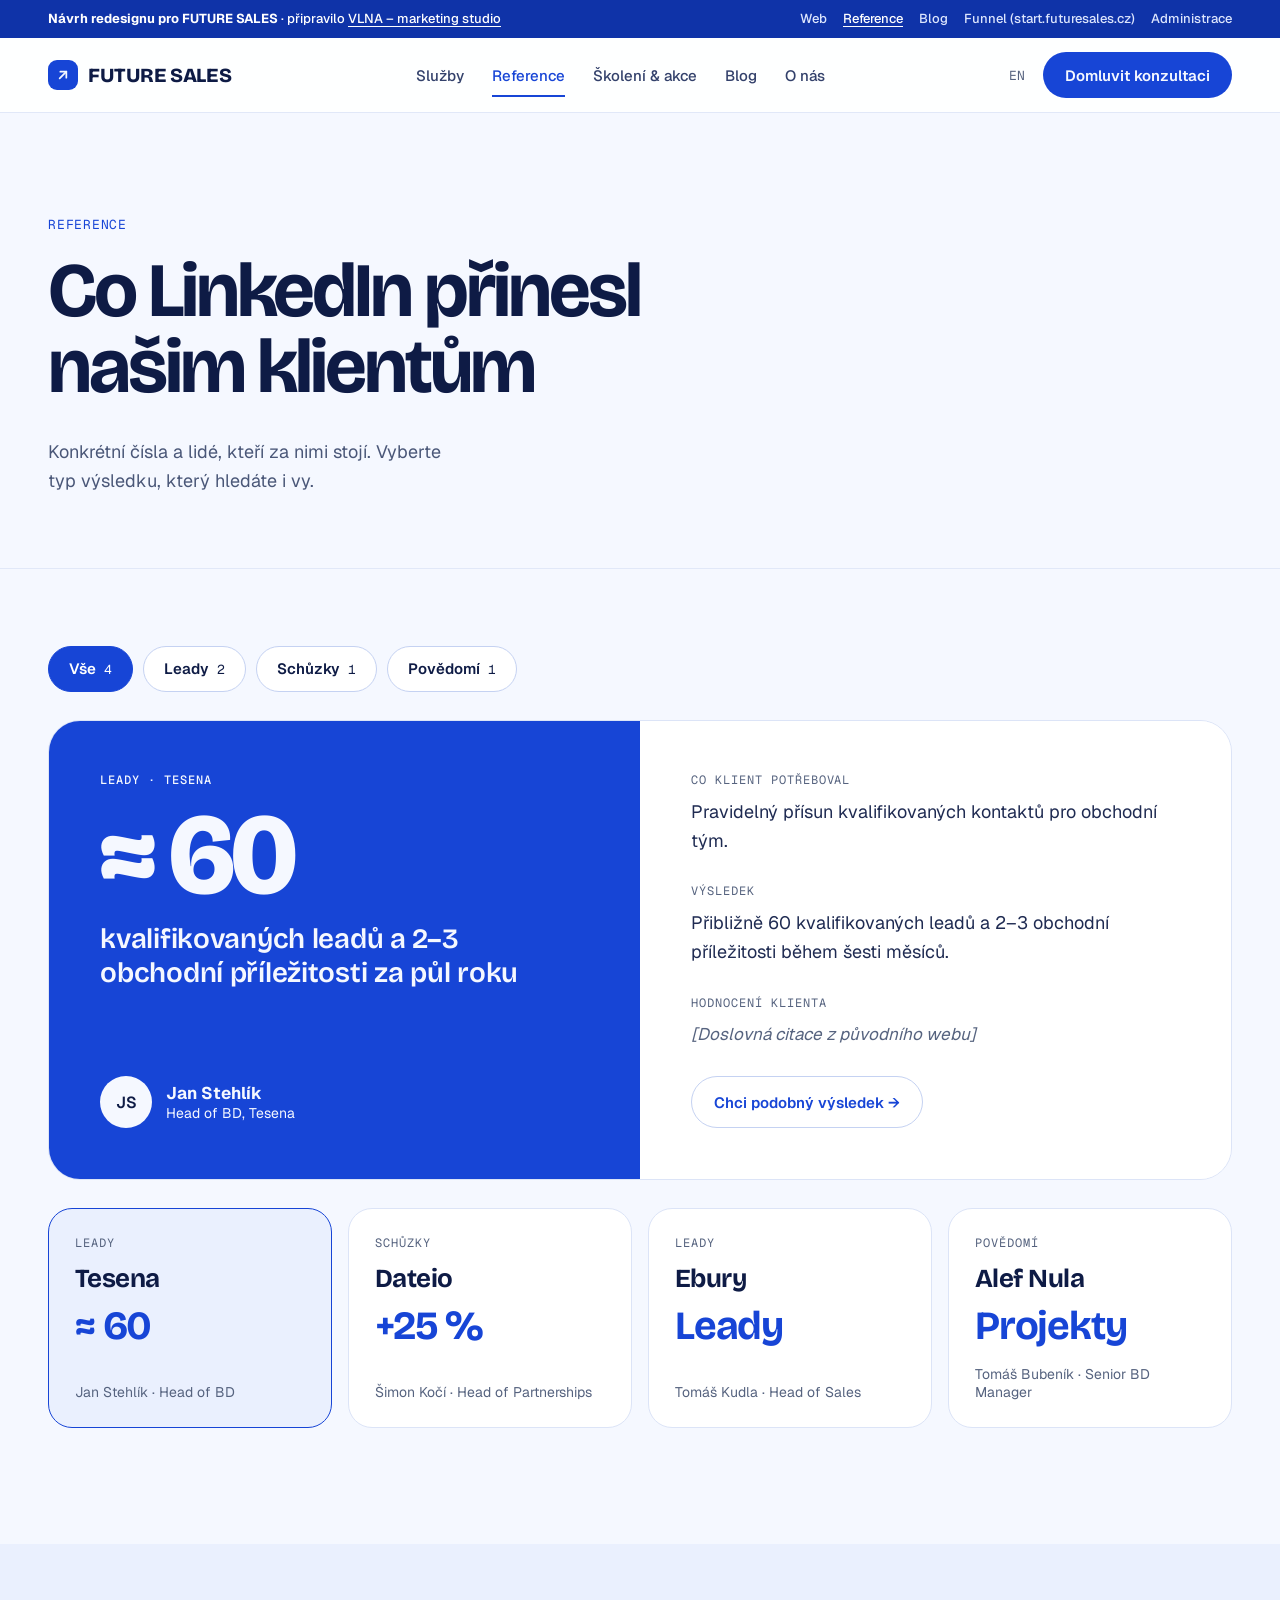
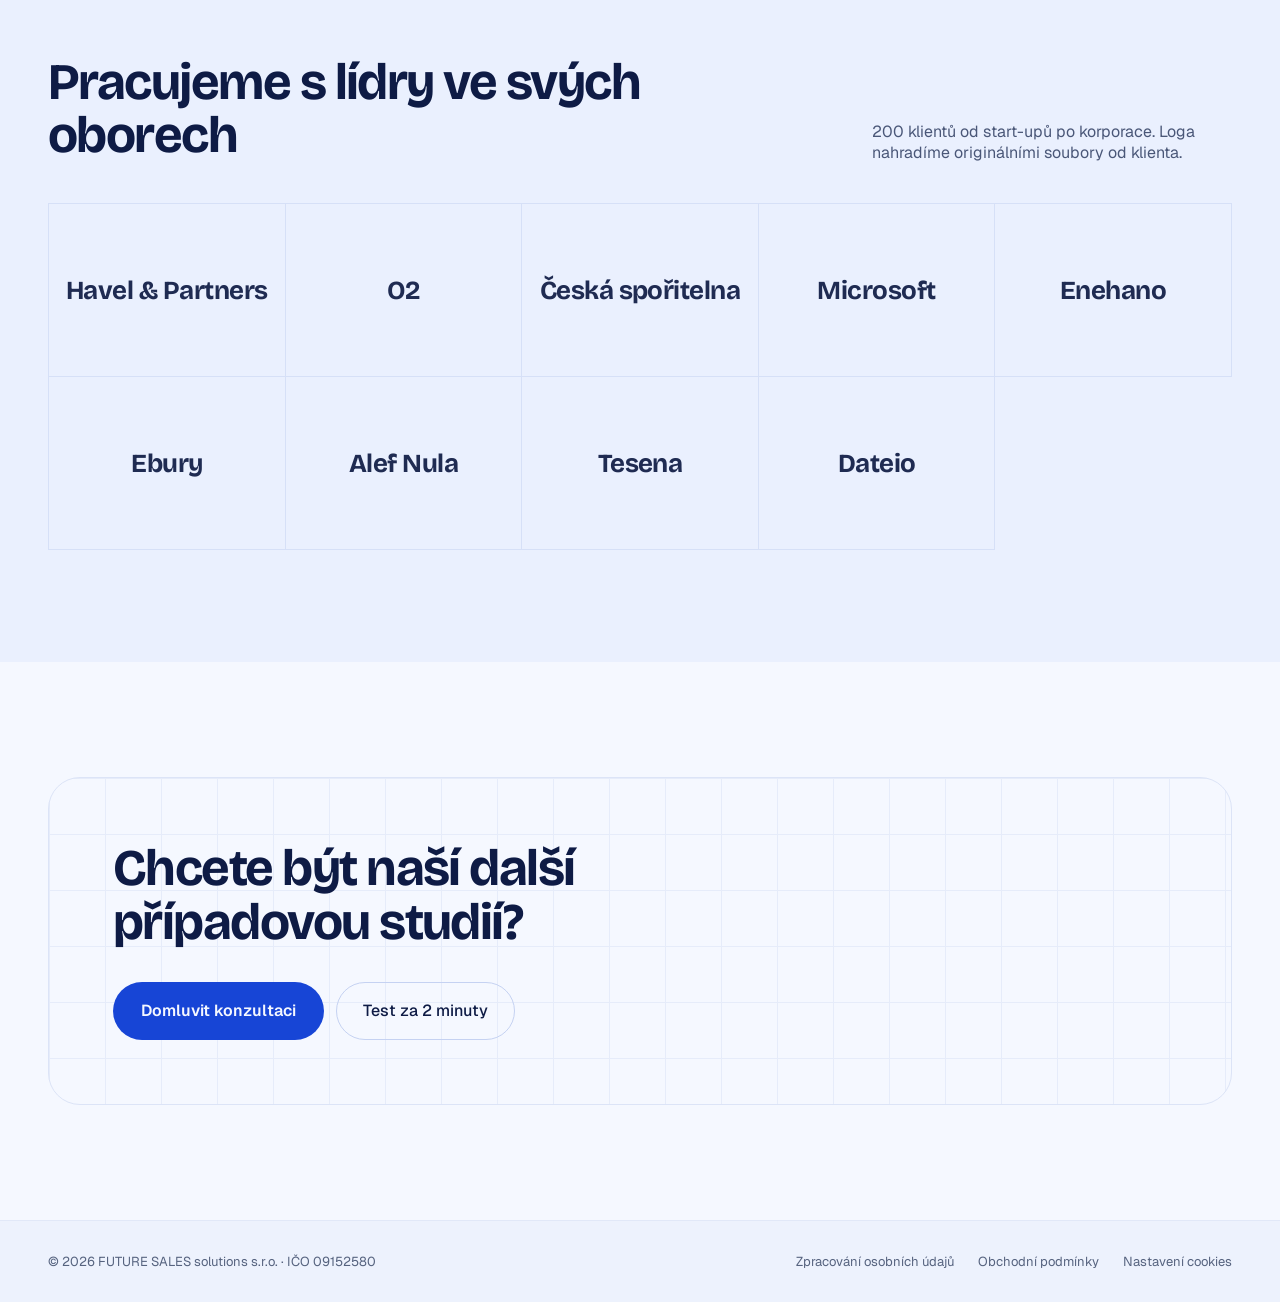
<file: p/futuresales/reference.html>
<!doctype html>
<html lang="cs">
<head>
<meta charset="utf-8">
<meta name="viewport" content="width=device-width, initial-scale=1">
<meta name="robots" content="noindex, nofollow">
<title>FUTURE SALES – reference · návrh</title>
<link href="https://fonts.googleapis.com/css2?family=Bricolage+Grotesque:opsz,wght@12..96,500..800&amp;family=Geist:wght@400..700&amp;family=Geist+Mono:wght@400;500&amp;display=swap" rel="stylesheet">
<style>
body{margin:0;background:#F5F8FF;-webkit-font-smoothing:antialiased}
a{color:#1745D6}a:hover{color:#0F33A8}
@keyframes fs-rise{from{opacity:0;transform:translateY(16px)}to{opacity:1;transform:none}}
.fs-btn{transition:transform .2s ease,background-color .2s ease,border-color .2s ease}
.fs-btn:hover{transform:translateY(-2px)}
.fs-nav a{color:#33416B;text-decoration:none}
.fs-nav a:hover{color:#1745D6}
.fs-foot a{color:#56637F;text-decoration:none}
.fs-foot a:hover{color:#1745D6}
@media (prefers-reduced-motion: reduce){*{animation:none!important;transition:none!important}}
</style>
<style>
.vlna-bar{display:flex;flex-wrap:wrap;align-items:center;justify-content:space-between;gap:8px 20px;padding:10px clamp(20px,4vw,48px);background:#0F33A8;color:#FFFFFF;font:500 13px/1.4 'Geist',system-ui,sans-serif}
.vlna-bar a{color:#DCE5FD;text-decoration:none}
.vlna-bar a:hover{color:#FFFFFF}
.vlna-bar nav{display:flex;flex-wrap:wrap;gap:6px 16px}
.vlna-bar nav a[aria-current=page]{color:#FFFFFF;text-decoration:underline;text-underline-offset:3px}
.vlna-bar .vlna-brand{color:#FFFFFF;text-decoration:underline;text-underline-offset:3px}
@media (max-width:760px){
  header[style*="sticky"]{position:relative!important}
  .fs-nav{order:3;width:100%;flex-wrap:nowrap!important;overflow-x:auto;gap:0 22px!important;scrollbar-width:none}
  .fs-nav::-webkit-scrollbar{display:none}
  .fs-nav a{white-space:nowrap}
  .vlna-bar nav{flex-wrap:nowrap;overflow-x:auto;width:100%;scrollbar-width:none}
  .vlna-bar nav a{white-space:nowrap}
}
</style>
</head>
<body>
<div class="vlna-bar" role="note">
  <span><strong>Návrh redesignu pro FUTURE SALES</strong> · připravilo <a href="https://petrjanu.eu" class="vlna-brand">VLNA – marketing studio</a></span>
  <nav aria-label="Stránky návrhu"><a href="index.html">Web</a><a href="reference.html" aria-current="page">Reference</a><a href="blog.html">Blog</a><a href="start.html">Funnel (start.futuresales.cz)</a><a href="admin.html">Administrace</a></nav>
</div>
<div x-data="dc">
<div style="background: #F5F8FF; color: #0E1B45; font-family: 'Geist', system-ui, -apple-system, 'Segoe UI', sans-serif">

  <!-- NAV -->
  <header style="position: sticky; top: 0; z-index: 20; background: rgba(255,255,255,0.9); backdrop-filter: blur(14px); border-bottom: 1px solid #E1E8F8">
    <div style="max-width: 1240px; margin: 0 auto; padding: 14px clamp(20px, 4vw, 48px); display: flex; flex-wrap: wrap; align-items: center; justify-content: space-between; gap: 14px 32px">
      <a href="index.html" aria-label="FUTURE SALES – úvod" style="display: flex; align-items: center; gap: 10px; text-decoration: none; color: #0E1B45; min-height: 44px">
        <span :style="`width: 30px; height: 30px; border-radius: 9px; background: ${v.accent}; display: grid; place-items: center; color: #F5F8FF`">
          <svg width="16" height="16" viewBox="0 0 24 24" fill="none" stroke="currentColor" stroke-width="2.6" stroke-linecap="round" stroke-linejoin="round" aria-hidden="true"><path d="M7 17L17 7"></path><path d="M8 7h9v9"></path></svg>
        </span>
        <span style="font-family: 'Bricolage Grotesque', system-ui, sans-serif; font-weight: 800; font-size: 20px; letter-spacing: -0.02em">FUTURE SALES</span>
      </a>
      <nav class="fs-nav" aria-label="Hlavní menu" style="display: flex; flex-wrap: wrap; align-items: center; gap: 6px 28px; font-size: 15px; font-weight: 500">
        <a href="index.html#sluzby" style="padding: 12px 0">Služby</a>
        <a href="reference.html" aria-current="page" :style="`padding: 12px 0; color: #1745D6; box-shadow: inset 0 -2px 0 ${v.accent}`">Reference</a>
        <a href="index.html#skoleni" style="padding: 12px 0">Školení &amp; akce</a>
        <a href="blog.html" style="padding: 12px 0">Blog</a>
        <a href="index.html#o-nas" style="padding: 12px 0">O nás</a>
      </nav>
      <div style="display: flex; align-items: center; gap: 18px">
        <a href="#en" style="font-family: 'Geist Mono', ui-monospace, monospace; font-size: 13px; color: #56637F; text-decoration: none; padding: 12px 0">EN</a>
        <a class="fs-btn" href="index.html#kontakt" :style="`background: ${v.accent}; color: #F5F8FF; text-decoration: none; font-weight: 600; font-size: 15px; padding: 0 22px; min-height: 46px; border-radius: 999px; display: inline-flex; align-items: center`">Domluvit konzultaci</a>
      </div>
    </div>
  </header>

  <!-- HERO -->
  <section style="border-bottom: 1px solid #E1E8F8">
    <div style="max-width: 1240px; margin: 0 auto; padding: clamp(64px, 8vw, 104px) clamp(20px, 4vw, 48px) clamp(48px, 6vw, 72px); display: flex; flex-wrap: wrap; justify-content: space-between; align-items: flex-end; gap: 32px">
      <div style="display: flex; flex-direction: column; gap: 20px; max-width: 760px; animation: fs-rise .7s ease both">
        <p :style="`margin: 0; font-family: 'Geist Mono', ui-monospace, monospace; font-size: 13px; letter-spacing: 0.06em; text-transform: uppercase; color: ${v.accent}`">Reference</p>
        <h1 style="margin: 0; font-family: 'Bricolage Grotesque', system-ui, sans-serif; font-weight: 700; font-size: clamp(42px, 6vw, 84px); line-height: 1.0; letter-spacing: -0.04em; text-wrap: balance">Co LinkedIn přinesl našim klientům</h1>
      </div>
      <p style="margin: 0; font-size: 18px; line-height: 1.6; color: #4A5778; max-width: 400px">Konkrétní čísla a lidé, kteří za nimi stojí. Vyberte typ výsledku, který hledáte i vy.</p>
    </div>
  </section>

  <!-- CASES -->
  <section style="padding: clamp(48px, 6vw, 80px) 0 clamp(80px, 9vw, 120px)">
    <div style="max-width: 1240px; margin: 0 auto; padding: 0 clamp(20px, 4vw, 48px); display: flex; flex-direction: column; gap: 28px">
      <div role="group" aria-label="Filtr podle výsledku" style="display: flex; flex-wrap: wrap; gap: 10px">
        <template x-for="f in v.filters">
          <button type="button" :aria-pressed="f.active" @click="f.pick($event)" class="fs-btn" :style="`min-height: 46px; padding: 0 20px; border-radius: 999px; font-family: 'Geist', system-ui, sans-serif; font-size: 15px; font-weight: 600; cursor: pointer; border: 1px solid ${f.bd}; background: ${f.bg}; color: ${f.fg}`"><span x-text="f.label"></span> <span style="font-family: 'Geist Mono', ui-monospace, monospace; font-weight: 400; font-size: 13px; margin-left: 4px"><span x-text="f.count"></span></span></button>
        </template>
      </div>

      <!-- detail -->
      <article aria-live="polite" style="display: grid; grid-template-columns: repeat(auto-fit, minmax(min(440px, 100%), 1fr)); border-radius: 32px; overflow: hidden; border: 1px solid #DCE4F7">
        <div :style="`background: ${v.accent}; color: #F5F8FF; padding: clamp(28px, 4vw, 56px); display: flex; flex-direction: column; gap: 16px; min-height: 420px; box-sizing: border-box`">
          <span style="font-family: 'Geist Mono', ui-monospace, monospace; font-size: 12px; letter-spacing: 0.08em; text-transform: uppercase; font-weight: 500"><span x-text="v.sel.tag"></span> · <span x-text="v.sel.company"></span></span>
          <span style="font-family: 'Bricolage Grotesque', system-ui, sans-serif; font-weight: 800; font-size: clamp(72px, 9vw, 132px); letter-spacing: -0.05em; line-height: 0.9"><span x-text="v.sel.big"></span></span>
          <p style="margin: 0; font-family: 'Bricolage Grotesque', system-ui, sans-serif; font-weight: 600; font-size: clamp(22px, 2.2vw, 28px); line-height: 1.2; letter-spacing: -0.01em; max-width: 460px"><span x-text="v.sel.headline"></span></p>
          <div style="margin-top: auto; display: flex; align-items: center; gap: 14px">
            <span style="width: 52px; height: 52px; border-radius: 50%; background: #F5F8FF; color: #0E1B45; display: grid; place-items: center; font-weight: 600; font-size: 16px"><span x-text="v.sel.initials"></span></span>
            <span style="display: flex; flex-direction: column"><strong style="font-size: 17px"><span x-text="v.sel.name"></span></strong><span style="font-size: 14px"><span x-text="v.sel.role"></span></span></span>
          </div>
        </div>
        <div style="background: #FFFFFF; padding: clamp(28px, 4vw, 56px); display: flex; flex-direction: column; gap: 28px">
          <div style="display: flex; flex-direction: column; gap: 10px">
            <span style="font-family: 'Geist Mono', ui-monospace, monospace; font-size: 12px; letter-spacing: 0.08em; text-transform: uppercase; color: #56637F">Co klient potřeboval</span>
            <p style="margin: 0; font-size: 18px; line-height: 1.6; color: #1F2B52"><span x-text="v.sel.need"></span></p>
          </div>
          <div style="display: flex; flex-direction: column; gap: 10px">
            <span style="font-family: 'Geist Mono', ui-monospace, monospace; font-size: 12px; letter-spacing: 0.08em; text-transform: uppercase; color: #56637F">Výsledek</span>
            <p style="margin: 0; font-size: 18px; line-height: 1.6; color: #1F2B52"><span x-text="v.sel.result"></span></p>
          </div>
          <div style="display: flex; flex-direction: column; gap: 10px">
            <span style="font-family: 'Geist Mono', ui-monospace, monospace; font-size: 12px; letter-spacing: 0.08em; text-transform: uppercase; color: #56637F">Hodnocení klienta</span>
            <p style="margin: 0; font-size: 17px; line-height: 1.6; color: #56637F; font-style: italic">[Doslovná citace z původního webu]</p>
          </div>
          <a class="fs-btn" href="index.html#kontakt" style="margin-top: auto; align-self: flex-start; display: inline-flex; align-items: center; gap: 10px; min-height: 50px; padding: 0 22px; border-radius: 999px; background: #FFFFFF; color: #1745D6; border: 1px solid #C5D2F2; text-decoration: none; font-weight: 600; font-size: 15px">Chci podobný výsledek →</a>
        </div>
      </article>

      <!-- grid -->
      <div style="display: grid; grid-template-columns: repeat(auto-fit, minmax(min(270px, 100%), 1fr)); gap: 16px">
        <template x-for="c in v.shown">
          <button type="button" :aria-pressed="c.active" @click="c.pick($event)" class="fs-btn" :style="`text-align: left; cursor: pointer; font-family: 'Geist', system-ui, sans-serif; border-radius: 24px; padding: 26px; min-height: 220px; display: flex; flex-direction: column; gap: 12px; background: ${c.bg}; border: 1px solid ${c.bd}; color: #0E1B45`">
            <span style="font-family: 'Geist Mono', ui-monospace, monospace; font-size: 12px; letter-spacing: 0.08em; text-transform: uppercase; color: #56637F"><span x-text="c.tag"></span></span>
            <span style="font-family: 'Bricolage Grotesque', system-ui, sans-serif; font-weight: 700; font-size: 26px; letter-spacing: -0.02em"><span x-text="c.company"></span></span>
            <span :style="`font-family: 'Bricolage Grotesque', system-ui, sans-serif; font-weight: 700; font-size: 40px; letter-spacing: -0.03em; line-height: 1; color: ${v.accent}`"><span x-text="c.big"></span></span>
            <span style="margin-top: auto; font-size: 14px; color: #56637F"><span x-text="c.name"></span> · <span x-text="c.roleShort"></span></span>
          </button>
        </template>
      </div>
    </div>
  </section>

  <!-- CLIENT WALL -->
  <section style="background: #EAF0FE; color: #0E1B45; padding: clamp(72px, 9vw, 112px) 0">
    <div style="max-width: 1240px; margin: 0 auto; padding: 0 clamp(20px, 4vw, 48px); display: flex; flex-direction: column; gap: 40px">
      <div style="display: flex; flex-wrap: wrap; justify-content: space-between; align-items: flex-end; gap: 20px">
        <h2 style="margin: 0; font-family: 'Bricolage Grotesque', system-ui, sans-serif; font-weight: 700; font-size: clamp(32px, 4vw, 52px); line-height: 1.05; letter-spacing: -0.03em; max-width: 640px">Pracujeme s lídry ve svých oborech</h2>
        <p style="margin: 0; font-size: 16px; color: #4A5778; max-width: 360px">200 klientů od start-upů po korporace. Loga nahradíme originálními soubory od klienta.</p>
      </div>
      <div style="display: grid; grid-template-columns: repeat(auto-fit, minmax(min(220px, 100%), 1fr)); border-top: 1px solid #D6E0F7; border-left: 1px solid #D6E0F7">
        <div style="min-height: 140px; display: grid; place-items: center; border-right: 1px solid #D6E0F7; border-bottom: 1px solid #D6E0F7; font-family: 'Bricolage Grotesque', system-ui, sans-serif; font-weight: 700; font-size: 26px; letter-spacing: -0.02em; color: #1F2B52; padding: 16px; text-align: center">Havel &amp; Partners</div>
        <div style="min-height: 140px; display: grid; place-items: center; border-right: 1px solid #D6E0F7; border-bottom: 1px solid #D6E0F7; font-family: 'Bricolage Grotesque', system-ui, sans-serif; font-weight: 700; font-size: 26px; letter-spacing: -0.02em; color: #1F2B52; padding: 16px; text-align: center">O2</div>
        <div style="min-height: 140px; display: grid; place-items: center; border-right: 1px solid #D6E0F7; border-bottom: 1px solid #D6E0F7; font-family: 'Bricolage Grotesque', system-ui, sans-serif; font-weight: 700; font-size: 26px; letter-spacing: -0.02em; color: #1F2B52; padding: 16px; text-align: center">Česká spořitelna</div>
        <div style="min-height: 140px; display: grid; place-items: center; border-right: 1px solid #D6E0F7; border-bottom: 1px solid #D6E0F7; font-family: 'Bricolage Grotesque', system-ui, sans-serif; font-weight: 700; font-size: 26px; letter-spacing: -0.02em; color: #1F2B52; padding: 16px; text-align: center">Microsoft</div>
        <div style="min-height: 140px; display: grid; place-items: center; border-right: 1px solid #D6E0F7; border-bottom: 1px solid #D6E0F7; font-family: 'Bricolage Grotesque', system-ui, sans-serif; font-weight: 700; font-size: 26px; letter-spacing: -0.02em; color: #1F2B52; padding: 16px; text-align: center">Enehano</div>
        <div style="min-height: 140px; display: grid; place-items: center; border-right: 1px solid #D6E0F7; border-bottom: 1px solid #D6E0F7; font-family: 'Bricolage Grotesque', system-ui, sans-serif; font-weight: 700; font-size: 26px; letter-spacing: -0.02em; color: #1F2B52; padding: 16px; text-align: center">Ebury</div>
        <div style="min-height: 140px; display: grid; place-items: center; border-right: 1px solid #D6E0F7; border-bottom: 1px solid #D6E0F7; font-family: 'Bricolage Grotesque', system-ui, sans-serif; font-weight: 700; font-size: 26px; letter-spacing: -0.02em; color: #1F2B52; padding: 16px; text-align: center">Alef Nula</div>
        <div style="min-height: 140px; display: grid; place-items: center; border-right: 1px solid #D6E0F7; border-bottom: 1px solid #D6E0F7; font-family: 'Bricolage Grotesque', system-ui, sans-serif; font-weight: 700; font-size: 26px; letter-spacing: -0.02em; color: #1F2B52; padding: 16px; text-align: center">Tesena</div>
        <div style="min-height: 140px; display: grid; place-items: center; border-right: 1px solid #D6E0F7; border-bottom: 1px solid #D6E0F7; font-family: 'Bricolage Grotesque', system-ui, sans-serif; font-weight: 700; font-size: 26px; letter-spacing: -0.02em; color: #1F2B52; padding: 16px; text-align: center">Dateio</div>
      </div>
    </div>
  </section>

  <!-- CTA -->
  <section style="padding: clamp(80px, 9vw, 120px) 0">
    <div style="max-width: 1240px; margin: 0 auto; padding: 0 clamp(20px, 4vw, 48px)">
      <div style="border: 1px solid #DCE4F7; border-radius: 32px; padding: clamp(32px, 5vw, 72px); display: flex; flex-wrap: wrap; justify-content: space-between; align-items: center; gap: 32px; background-image: linear-gradient(#E6ECFA 1px, transparent 1px), linear-gradient(90deg, #E6ECFA 1px, transparent 1px); background-size: 56px 56px">
        <h2 style="margin: 0; font-family: 'Bricolage Grotesque', system-ui, sans-serif; font-weight: 700; font-size: clamp(32px, 4vw, 56px); line-height: 1.05; letter-spacing: -0.03em; max-width: 640px">Chcete být naší další případovou studií?</h2>
        <div style="display: flex; flex-wrap: wrap; gap: 12px">
          <a class="fs-btn" href="index.html#kontakt" :style="`background: ${v.accent}; color: #F5F8FF; text-decoration: none; font-weight: 600; font-size: 16px; padding: 0 28px; min-height: 56px; border-radius: 999px; display: inline-flex; align-items: center`">Domluvit konzultaci</a>
          <a class="fs-btn" href="start.html" style="border: 1px solid #C5D2F2; color: #0E1B45; text-decoration: none; font-weight: 500; font-size: 16px; padding: 0 26px; min-height: 56px; border-radius: 999px; display: inline-flex; align-items: center">Test za 2 minuty</a>
        </div>
      </div>
    </div>
  </section>

  <!-- FOOTER -->
  <footer class="fs-foot" style="background: #EDF2FD; border-top: 1px solid #E1E8F8">
    <div style="max-width: 1240px; margin: 0 auto; padding: 32px clamp(20px, 4vw, 48px); display: flex; flex-wrap: wrap; justify-content: space-between; gap: 12px 24px; font-size: 13px; color: #56637F">
      <span>© 2026 FUTURE SALES solutions s.r.o. · IČO 09152580</span>
      <div style="display: flex; flex-wrap: wrap; gap: 8px 24px">
        <a href="#gdpr">Zpracování osobních údajů</a>
        <a href="#vop">Obchodní podmínky</a>
        <a href="#cookies">Nastavení cookies</a>
      </div>
    </div>
  </footer>
</div>
</div>
<script>

class DCLogic {
  constructor(props) { this.props = props || {}; this.state = {}; }
  setState(patch) { this.state = Object.assign({}, this.state, patch); }
  forceUpdate() { this.state = Object.assign({}, this.state); }
}

class Component extends DCLogic {
  constructor(props) {
    super(props);
    this.state = { filter: 'all', sel: 'tesena' };
  }
  renderVals() {
    const accent = this.props.accent ?? '#1745D6';
    const C = [
      { id: 'tesena', tag: 'Leady', company: 'Tesena', big: '≈ 60', headline: 'kvalifikovaných leadů a 2–3 obchodní příležitosti za půl roku',
        need: 'Pravidelný přísun kvalifikovaných kontaktů pro obchodní tým.', result: 'Přibližně 60 kvalifikovaných leadů a 2–3 obchodní příležitosti během šesti měsíců.',
        name: 'Jan Stehlík', role: 'Head of BD, Tesena', roleShort: 'Head of BD', initials: 'JS' },
      { id: 'dateio', tag: 'Schůzky', company: 'Dateio', big: '+25 %', headline: 'domluvených schůzek oproti stavu před spoluprací',
        need: 'Víc obchodních schůzek s relevantními partnery.', result: 'Počet schůzek vzrostl přibližně o 25 %.',
        name: 'Šimon Kočí', role: 'Head of Partnerships, Dateio', roleShort: 'Head of Partnerships', initials: 'ŠK' },
      { id: 'ebury', tag: 'Leady', company: 'Ebury', big: 'Leady', headline: 'systematický lead sourcing s osobním přístupem',
        need: 'Vyhledávání leadů (lead sourcing) pro obchodní tým.', result: 'Klient oceňuje personalizovaný přístup a otevřenou komunikaci. [Doplnit číslo]',
        name: 'Tomáš Kudla', role: 'Head of Sales, Ebury', roleShort: 'Head of Sales', initials: 'TK' },
      { id: 'alef', tag: 'Povědomí', company: 'Alef Nula', big: 'Projekty', headline: 'vyšší povědomí o cloudových službách a nové zakázky',
        need: 'Zvýšit povědomí o cloudových službách mezi cílovými firmami.', result: 'Víc zájemců a několik realizovaných projektů. [Doplnit číslo]',
        name: 'Tomáš Bubeník', role: 'Senior BD Manager, Alef Nula', roleShort: 'Senior BD Manager', initials: 'TB' }
    ];
    const F = [
      { id: 'all', label: 'Vše' },
      { id: 'Leady', label: 'Leady' },
      { id: 'Schůzky', label: 'Schůzky' },
      { id: 'Povědomí', label: 'Povědomí' }
    ];
    const fl = this.state.filter;
    const filters = F.map((f) => {
      const on = f.id === fl;
      return {
        ...f,
        active: on,
        count: f.id === 'all' ? C.length : C.filter((c) => c.tag === f.id).length,
        bg: on ? accent : '#FFFFFF',
        fg: on ? '#FFFFFF' : '#0E1B45',
        bd: on ? accent : '#C5D2F2',
        pick: () => {
          const list = f.id === 'all' ? C : C.filter((c) => c.tag === f.id);
          this.setState({ filter: f.id, sel: list.length ? list[0].id : this.state.sel });
        }
      };
    });
    const list = fl === 'all' ? C : C.filter((c) => c.tag === fl);
    const selId = this.state.sel;
    const shown = list.map((c) => ({
      ...c,
      active: c.id === selId,
      bg: c.id === selId ? '#EAF0FE' : '#FFFFFF',
      bd: c.id === selId ? accent : '#DCE4F7',
      pick: () => this.setState({ sel: c.id })
    }));
    const sel = C.find((c) => c.id === selId) || C[0];
    return { accent, filters, shown, sel };
  }
}
document.addEventListener('alpine:init', function () {
  Alpine.data('dc', function () {
    return { __dc: new Component({}), get v() { return this.__dc.renderVals(); } };
  });
});
</script>
<script defer src="alpine.min.js"></script>
</body>
</html>
</file>
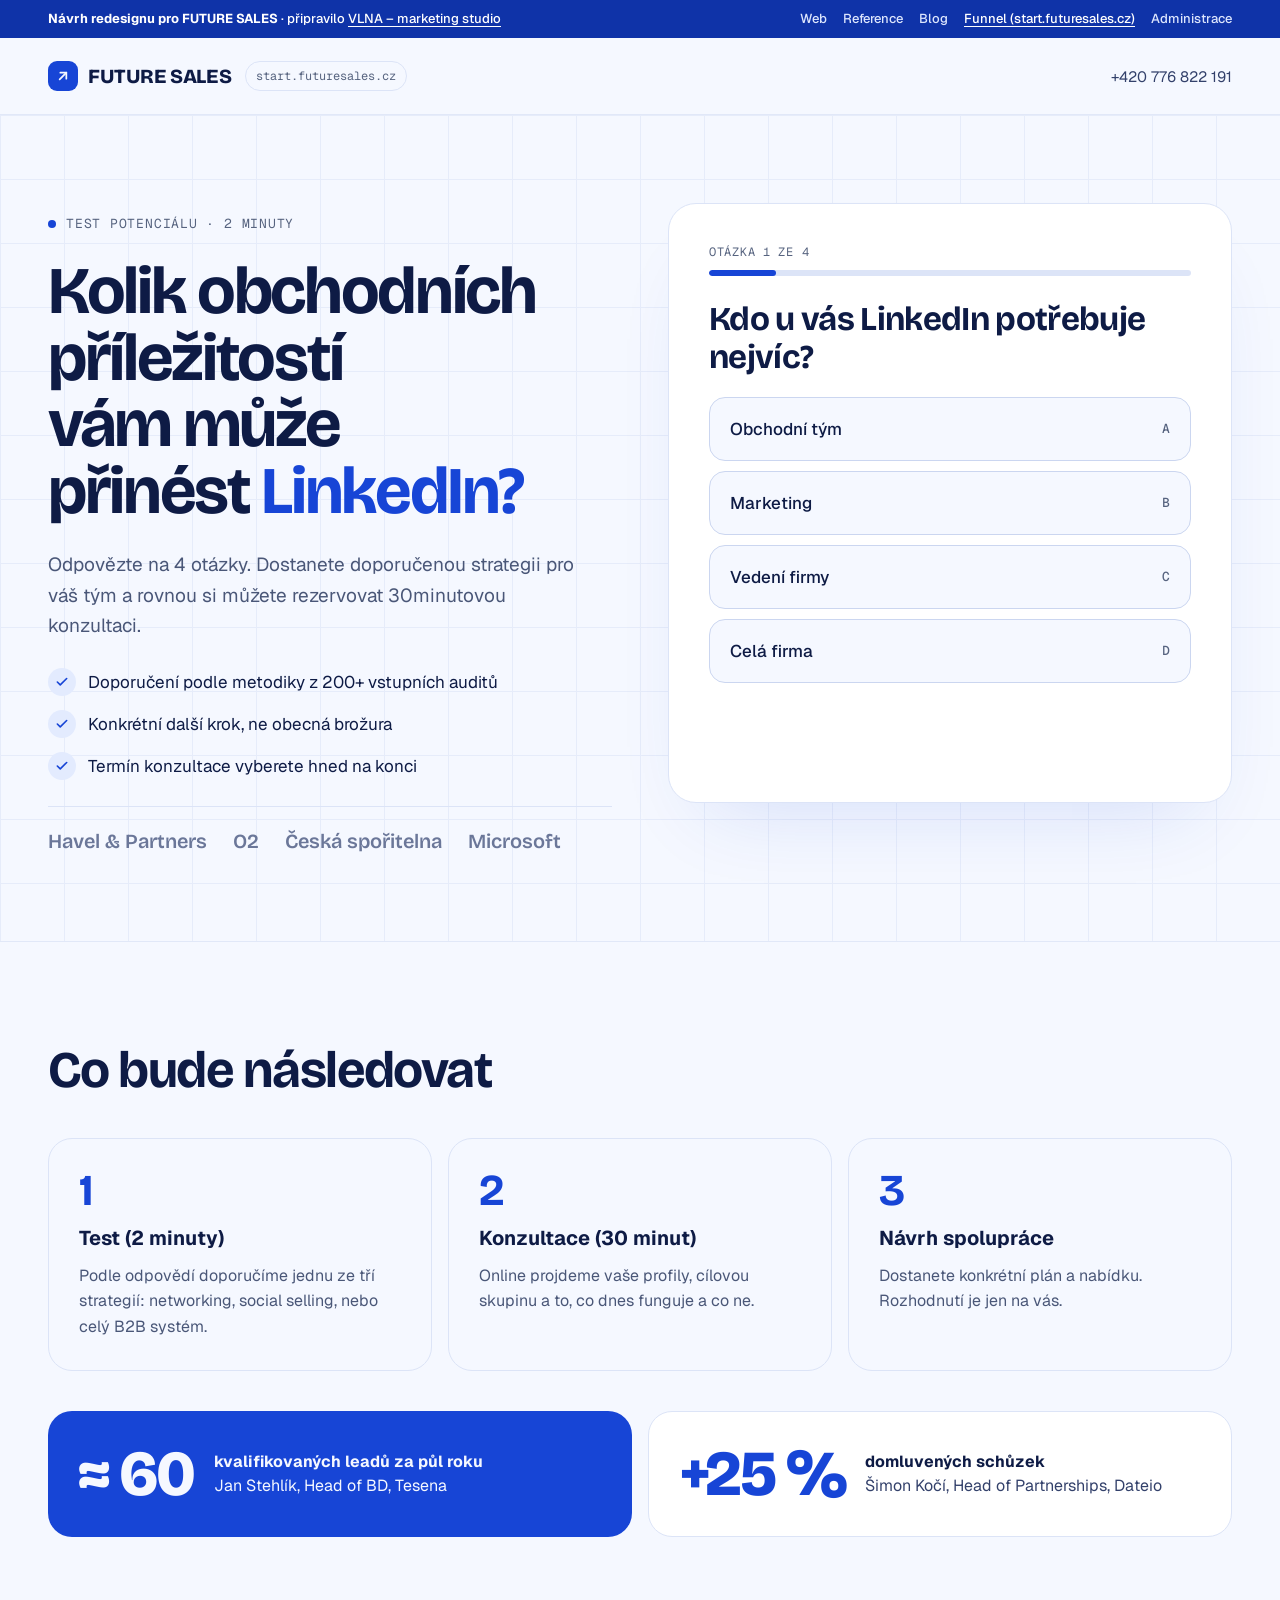
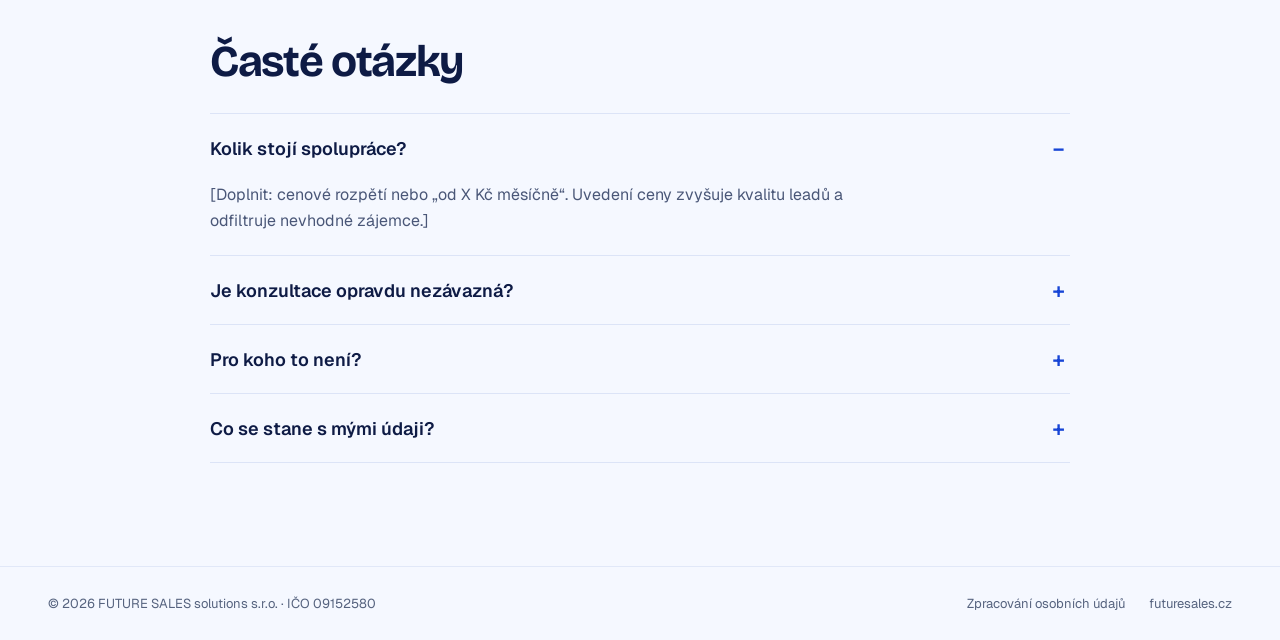
<file: p/futuresales/start.html>
<!doctype html>
<html lang="cs">
<head>
<meta charset="utf-8">
<meta name="viewport" content="width=device-width, initial-scale=1">
<meta name="robots" content="noindex, nofollow">
<title>start.futuresales.cz – test potenciálu LinkedIn · návrh</title>
<link href="https://fonts.googleapis.com/css2?family=Bricolage+Grotesque:opsz,wght@12..96,500..800&amp;family=Geist:wght@400..700&amp;family=Geist+Mono:wght@400;500&amp;display=swap" rel="stylesheet">
<style>
body{margin:0;background:#F5F8FF;-webkit-font-smoothing:antialiased}
a{color:#1745D6}a:hover{color:#0F33A8}
@keyframes fs-rise{from{opacity:0;transform:translateY(14px)}to{opacity:1;transform:none}}
@keyframes fs-pulse{0%,100%{opacity:1}50%{opacity:.3}}
.fs-btn{transition:transform .2s ease,background-color .2s ease,border-color .2s ease}
.fs-btn:hover{transform:translateY(-2px)}
.fs-opt{transition:border-color .2s ease,background-color .2s ease}
.fs-opt:hover{border-color:#1745D6;background-color:#EAF0FE}
input::placeholder{color:#6B7799}
@media (prefers-reduced-motion: reduce){*{animation:none!important;transition:none!important}}
</style>
<style>
.vlna-bar{display:flex;flex-wrap:wrap;align-items:center;justify-content:space-between;gap:8px 20px;padding:10px clamp(20px,4vw,48px);background:#0F33A8;color:#FFFFFF;font:500 13px/1.4 'Geist',system-ui,sans-serif}
.vlna-bar a{color:#DCE5FD;text-decoration:none}
.vlna-bar a:hover{color:#FFFFFF}
.vlna-bar nav{display:flex;flex-wrap:wrap;gap:6px 16px}
.vlna-bar nav a[aria-current=page]{color:#FFFFFF;text-decoration:underline;text-underline-offset:3px}
.vlna-bar .vlna-brand{color:#FFFFFF;text-decoration:underline;text-underline-offset:3px}
@media (max-width:760px){
  header[style*="sticky"]{position:relative!important}
  .fs-nav{order:3;width:100%;flex-wrap:nowrap!important;overflow-x:auto;gap:0 22px!important;scrollbar-width:none}
  .fs-nav::-webkit-scrollbar{display:none}
  .fs-nav a{white-space:nowrap}
  .vlna-bar nav{flex-wrap:nowrap;overflow-x:auto;width:100%;scrollbar-width:none}
  .vlna-bar nav a{white-space:nowrap}
}
</style>
</head>
<body>
<div class="vlna-bar" role="note">
  <span><strong>Návrh redesignu pro FUTURE SALES</strong> · připravilo <a href="https://petrjanu.eu" class="vlna-brand">VLNA – marketing studio</a></span>
  <nav aria-label="Stránky návrhu"><a href="index.html">Web</a><a href="reference.html">Reference</a><a href="blog.html">Blog</a><a href="start.html" aria-current="page">Funnel (start.futuresales.cz)</a><a href="admin.html">Administrace</a></nav>
</div>
<div x-data="dc">
<div style="background: #F5F8FF; color: #0E1B45; font-family: 'Geist', system-ui, -apple-system, 'Segoe UI', sans-serif">

  <!-- MINIMAL TOP BAR (funnel = bez menu) -->
  <header style="border-bottom: 1px solid #E1E8F8">
    <div style="max-width: 1240px; margin: 0 auto; padding: 16px clamp(20px, 4vw, 48px); display: flex; flex-wrap: wrap; align-items: center; justify-content: space-between; gap: 12px 24px">
      <div style="display: flex; align-items: center; gap: 14px; flex-wrap: wrap">
        <a href="index.html" aria-label="FUTURE SALES – hlavní web" style="display: flex; align-items: center; gap: 10px; text-decoration: none; color: #0E1B45; min-height: 44px">
          <span :style="`width: 30px; height: 30px; border-radius: 9px; background: ${v.accent}; display: grid; place-items: center; color: #F5F8FF`">
            <svg width="16" height="16" viewBox="0 0 24 24" fill="none" stroke="currentColor" stroke-width="2.6" stroke-linecap="round" stroke-linejoin="round" aria-hidden="true"><path d="M7 17L17 7"></path><path d="M8 7h9v9"></path></svg>
          </span>
          <span style="font-family: 'Bricolage Grotesque', system-ui, sans-serif; font-weight: 800; font-size: 20px; letter-spacing: -0.02em">FUTURE SALES</span>
        </a>
        <span style="font-family: 'Geist Mono', ui-monospace, monospace; font-size: 12px; color: #56637F; padding: 6px 10px; border: 1px solid #DCE4F7; border-radius: 999px">start.futuresales.cz</span>
      </div>
      <a href="tel:+420776822191" style="font-size: 15px; color: #33416B; text-decoration: none; min-height: 44px; display: inline-flex; align-items: center">+420 776 822 191</a>
    </div>
  </header>

  <!-- HERO + QUIZ -->
  <section style="background-image: linear-gradient(#E6ECFA 1px, transparent 1px), linear-gradient(90deg, #E6ECFA 1px, transparent 1px); background-size: 64px 64px; border-bottom: 1px solid #E1E8F8">
    <div style="max-width: 1240px; margin: 0 auto; padding: clamp(48px, 7vw, 88px) clamp(20px, 4vw, 48px); display: grid; grid-template-columns: repeat(auto-fit, minmax(min(460px, 100%), 1fr)); gap: 56px; align-items: start">

      <div style="display: flex; flex-direction: column; gap: 26px; padding-top: 12px">
        <p style="margin: 0; display: inline-flex; align-items: center; gap: 10px; font-family: 'Geist Mono', ui-monospace, monospace; font-size: 13px; letter-spacing: 0.06em; text-transform: uppercase; color: #56637F">
          <span :style="`width: 8px; height: 8px; border-radius: 50%; background: ${v.accent}; animation: fs-pulse 2s ease-in-out infinite`"></span>
          Test potenciálu · 2 minuty
        </p>
        <h1 style="margin: 0; font-family: 'Bricolage Grotesque', system-ui, sans-serif; font-weight: 700; font-size: clamp(40px, 5.2vw, 72px); line-height: 1.0; letter-spacing: -0.035em; text-wrap: balance">Kolik obchodních příležitostí vám může přinést <span :style="`color: ${v.accent}`">LinkedIn?</span></h1>
        <p style="margin: 0; font-size: 19px; line-height: 1.6; color: #4A5778; max-width: 540px">Odpovězte na 4 otázky. Dostanete doporučenou strategii pro váš tým a rovnou si můžete rezervovat 30minutovou konzultaci.</p>
        <ul style="list-style: none; margin: 0; padding: 0; display: flex; flex-direction: column; gap: 14px">
          <li style="display: flex; gap: 12px; align-items: center; font-size: 17px">
            <span :style="`width: 28px; height: 28px; border-radius: 50%; background: #E3EBFE; color: ${v.accent}; display: grid; place-items: center; flex-shrink: 0`"><svg width="14" height="14" viewBox="0 0 24 24" fill="none" stroke="currentColor" stroke-width="2.8" stroke-linecap="round" stroke-linejoin="round" aria-hidden="true"><path d="M20 6L9 17l-5-5"></path></svg></span>
            Doporučení podle metodiky z 200+ vstupních auditů
          </li>
          <li style="display: flex; gap: 12px; align-items: center; font-size: 17px">
            <span :style="`width: 28px; height: 28px; border-radius: 50%; background: #E3EBFE; color: ${v.accent}; display: grid; place-items: center; flex-shrink: 0`"><svg width="14" height="14" viewBox="0 0 24 24" fill="none" stroke="currentColor" stroke-width="2.8" stroke-linecap="round" stroke-linejoin="round" aria-hidden="true"><path d="M20 6L9 17l-5-5"></path></svg></span>
            Konkrétní další krok, ne obecná brožura
          </li>
          <li style="display: flex; gap: 12px; align-items: center; font-size: 17px">
            <span :style="`width: 28px; height: 28px; border-radius: 50%; background: #E3EBFE; color: ${v.accent}; display: grid; place-items: center; flex-shrink: 0`"><svg width="14" height="14" viewBox="0 0 24 24" fill="none" stroke="currentColor" stroke-width="2.8" stroke-linecap="round" stroke-linejoin="round" aria-hidden="true"><path d="M20 6L9 17l-5-5"></path></svg></span>
            Termín konzultace vyberete hned na konci
          </li>
        </ul>
        <div style="display: flex; flex-wrap: wrap; gap: 10px 26px; padding-top: 22px; border-top: 1px solid #DCE4F7; font-family: 'Bricolage Grotesque', system-ui, sans-serif; font-weight: 600; font-size: 20px; color: #6B7799">
          <span>Havel &amp; Partners</span><span>O2</span><span>Česká spořitelna</span><span>Microsoft</span>
        </div>
      </div>

      <!-- QUIZ CARD -->
      <div style="background: #FFFFFF; border: 1px solid #DCE4F7; border-radius: 28px; padding: clamp(24px, 3.5vw, 40px); display: flex; flex-direction: column; gap: 24px; min-height: 600px; box-sizing: border-box; box-shadow: 0 40px 80px -40px rgba(23,69,214,0.16)">
        <div style="display: flex; flex-direction: column; gap: 10px">
          <div style="display: flex; justify-content: space-between; align-items: center; gap: 12px; font-family: 'Geist Mono', ui-monospace, monospace; font-size: 12px; letter-spacing: 0.06em; text-transform: uppercase; color: #56637F">
            <span><span x-text="v.stepLabel"></span></span>
            <template x-if="v.canBack"><div style="display: contents">
              <button type="button" @click="v.back($event)" style="background: none; border: 0; color: #33416B; font-family: inherit; font-size: 12px; letter-spacing: 0.06em; text-transform: uppercase; cursor: pointer; min-height: 44px; padding: 0">← Zpět</button>
            </div></template>
          </div>
          <div style="height: 6px; background: #DCE4F7; border-radius: 999px; overflow: hidden">
            <div :style="`height: 100%; width: ${v.progressW}; background: ${v.accent}; border-radius: 999px; transition: width .4s ease`"></div>
          </div>
        </div>

        <!-- QUESTIONS -->
        <template x-if="v.isQuestion"><div style="display: contents">
          <div style="display: flex; flex-direction: column; gap: 20px; animation: fs-rise .35s ease both">
            <h2 style="margin: 0; font-family: 'Bricolage Grotesque', system-ui, sans-serif; font-weight: 700; font-size: clamp(26px, 2.6vw, 34px); line-height: 1.15; letter-spacing: -0.02em"><span x-text="v.q.title"></span></h2>
            <div style="display: flex; flex-direction: column; gap: 10px">
              <template x-for="o in v.opts">
                <button type="button" @click="o.pick($event)" class="fs-opt" :style="`text-align: left; min-height: 64px; padding: 0 20px; border-radius: 16px; border: 1px solid ${o.bd}; background: ${o.bg}; color: #0E1B45; font-family: 'Geist', system-ui, sans-serif; font-size: 17px; font-weight: 500; cursor: pointer; display: flex; align-items: center; justify-content: space-between; gap: 12px`">
                  <span><span x-text="o.label"></span></span>
                  <span style="font-family: 'Geist Mono', ui-monospace, monospace; font-size: 13px; color: #56637F"><span x-text="o.key"></span></span>
                </button>
              </template>
            </div>
          </div>
        </div></template>

        <!-- CONTACT CAPTURE -->
        <template x-if="v.isContact"><div style="display: contents">
          <form style="display: flex; flex-direction: column; gap: 16px; animation: fs-rise .35s ease both">
            <h2 style="margin: 0; font-family: 'Bricolage Grotesque', system-ui, sans-serif; font-weight: 700; font-size: clamp(26px, 2.6vw, 34px); line-height: 1.15; letter-spacing: -0.02em">Kam vám doporučení pošleme?</h2>
            <p style="margin: 0; font-size: 15px; color: #56637F">Výsledek uvidíte hned. Kopii s podrobnějším plánem vám pošleme e-mailem.</p>
            <div style="display: flex; flex-direction: column; gap: 8px">
              <label for="q-name" style="font-size: 14px; font-weight: 500; color: #33416B">Jméno</label>
              <input id="q-name" type="text" placeholder="Jana Nováková" style="min-height: 52px; padding: 0 16px; border-radius: 12px; border: 1px solid #CBD6F0; background: #F5F8FF; color: #0E1B45; font-size: 16px; font-family: inherit">
            </div>
            <div style="display: grid; grid-template-columns: repeat(auto-fit, minmax(min(200px, 100%), 1fr)); gap: 14px">
              <div style="display: flex; flex-direction: column; gap: 8px">
                <label for="q-email" style="font-size: 14px; font-weight: 500; color: #33416B">Pracovní e-mail</label>
                <input id="q-email" type="email" placeholder="jana@firma.cz" style="min-height: 52px; padding: 0 16px; border-radius: 12px; border: 1px solid #CBD6F0; background: #F5F8FF; color: #0E1B45; font-size: 16px; font-family: inherit">
              </div>
              <div style="display: flex; flex-direction: column; gap: 8px">
                <label for="q-company" style="font-size: 14px; font-weight: 500; color: #33416B">Firma</label>
                <input id="q-company" type="text" placeholder="Název firmy" style="min-height: 52px; padding: 0 16px; border-radius: 12px; border: 1px solid #CBD6F0; background: #F5F8FF; color: #0E1B45; font-size: 16px; font-family: inherit">
              </div>
            </div>
            <label for="q-gdpr" style="display: flex; gap: 12px; align-items: flex-start; font-size: 14px; line-height: 1.5; color: #56637F; cursor: pointer">
              <input id="q-gdpr" type="checkbox" style="width: 20px; height: 20px; margin: 1px 0 0; accent-color: #1745D6; flex-shrink: 0">
              <span>Souhlasím se zpracováním osobních údajů pro účely konzultace.</span>
            </label>
            <button type="button" @click="v.toResult($event)" class="fs-btn" :style="`margin-top: 6px; min-height: 58px; border-radius: 999px; border: 0; background: ${v.accent}; color: #F5F8FF; font-family: inherit; font-weight: 600; font-size: 17px; cursor: pointer`">Zobrazit doporučení</button>
          </form>
        </div></template>

        <!-- RESULT + BOOKING -->
        <template x-if="v.isResult"><div style="display: contents">
          <div style="display: flex; flex-direction: column; gap: 20px; animation: fs-rise .35s ease both">
            <div style="display: flex; flex-direction: column; gap: 8px">
              <span :style="`font-family: 'Geist Mono', ui-monospace, monospace; font-size: 12px; letter-spacing: 0.06em; text-transform: uppercase; color: ${v.accent}`">Doporučená strategie</span>
              <h2 style="margin: 0; font-family: 'Bricolage Grotesque', system-ui, sans-serif; font-weight: 800; font-size: clamp(34px, 3.6vw, 48px); line-height: 1.0; letter-spacing: -0.03em"><span x-text="v.rec.name"></span></h2>
            </div>
            <p style="margin: 0; font-size: 17px; line-height: 1.6; color: #33416B"><span x-text="v.rec.why"></span></p>
            <div style="background: #F5F8FF; border: 1px solid #DCE4F7; border-radius: 16px; padding: 18px 20px; display: flex; flex-direction: column; gap: 8px">
              <span style="font-family: 'Geist Mono', ui-monospace, monospace; font-size: 12px; letter-spacing: 0.06em; text-transform: uppercase; color: #56637F">První krok</span>
              <span style="font-size: 16px; line-height: 1.5"><span x-text="v.firstStep"></span></span>
            </div>
            <div style="display: flex; flex-direction: column; gap: 10px">
              <span style="font-size: 15px; font-weight: 600">Vyberte termín 30min konzultace</span>
              <div style="display: grid; grid-template-columns: repeat(auto-fit, minmax(min(130px, 100%), 1fr)); gap: 8px">
                <template x-for="s in v.slots">
                  <button type="button" :aria-pressed="s.active" @click="s.pick($event)" class="fs-opt" :style="`min-height: 52px; border-radius: 12px; border: 1px solid ${s.bd}; background: ${s.bg}; color: ${s.fg}; font-family: 'Geist', system-ui, sans-serif; font-size: 15px; font-weight: 600; cursor: pointer`"><span x-text="s.label"></span></button>
                </template>
              </div>
              <span style="font-size: 13px; color: #56637F">[Ukázka – napojit na kalendář Jiřího, např. Pipedrive Scheduler nebo Calendly]</span>
            </div>
            <button type="button" @click="v.book($event)" class="fs-btn" :style="`min-height: 58px; border-radius: 999px; border: 0; background: ${v.accent}; color: #F5F8FF; font-family: inherit; font-weight: 600; font-size: 17px; cursor: pointer`">Rezervovat konzultaci</button>
          </div>
        </div></template>

        <!-- THANK YOU -->
        <template x-if="v.isDone"><div style="display: contents">
          <div style="display: flex; flex-direction: column; gap: 20px; animation: fs-rise .35s ease both; flex: 1; justify-content: center">
            <span :style="`width: 64px; height: 64px; border-radius: 50%; background: ${v.accent}; color: #F5F8FF; display: grid; place-items: center`">
              <svg width="28" height="28" viewBox="0 0 24 24" fill="none" stroke="currentColor" stroke-width="2.6" stroke-linecap="round" stroke-linejoin="round" aria-hidden="true"><path d="M20 6L9 17l-5-5"></path></svg>
            </span>
            <h2 style="margin: 0; font-family: 'Bricolage Grotesque', system-ui, sans-serif; font-weight: 700; font-size: clamp(30px, 3vw, 40px); line-height: 1.1; letter-spacing: -0.02em">Hotovo. Těšíme se <span x-text="v.slotLabel"></span>.</h2>
            <p style="margin: 0; font-size: 17px; line-height: 1.6; color: #33416B">Potvrzení a odkaz na schůzku vám přišly e-mailem. Než se uvidíme, mrkněte, co jsme se naučili z 200+ vstupních auditů.</p>
            <a href="blog.html" class="fs-btn" style="align-self: flex-start; display: inline-flex; align-items: center; min-height: 52px; padding: 0 22px; border-radius: 999px; background: #FFFFFF; color: #1745D6; border: 1px solid #C5D2F2; text-decoration: none; font-weight: 600; font-size: 15px">Přečíst článek →</a>
            <button type="button" @click="v.restart($event)" style="align-self: flex-start; background: none; border: 0; color: #56637F; font-family: inherit; font-size: 14px; cursor: pointer; min-height: 44px; padding: 0; text-decoration: underline">Spustit test znovu</button>
          </div>
        </div></template>
      </div>
    </div>
  </section>

  <!-- HOW IT WORKS -->
  <section style="padding: clamp(72px, 8vw, 112px) 0">
    <div style="max-width: 1240px; margin: 0 auto; padding: 0 clamp(20px, 4vw, 48px); display: flex; flex-direction: column; gap: 40px">
      <h2 style="margin: 0; font-family: 'Bricolage Grotesque', system-ui, sans-serif; font-weight: 700; font-size: clamp(32px, 4vw, 52px); line-height: 1.05; letter-spacing: -0.03em">Co bude následovat</h2>
      <ol style="list-style: none; margin: 0; padding: 0; display: grid; grid-template-columns: repeat(auto-fit, minmax(min(280px, 100%), 1fr)); gap: 16px">
        <li style="border: 1px solid #DCE4F7; border-radius: 24px; padding: 30px; display: flex; flex-direction: column; gap: 12px">
          <span :style="`font-family: 'Bricolage Grotesque', system-ui, sans-serif; font-weight: 700; font-size: 44px; color: ${v.accent}; line-height: 1`">1</span>
          <strong style="font-size: 20px">Test (2 minuty)</strong>
          <span style="font-size: 16px; line-height: 1.6; color: #4A5778">Podle odpovědí doporučíme jednu ze tří strategií: networking, social selling, nebo celý B2B systém.</span>
        </li>
        <li style="border: 1px solid #DCE4F7; border-radius: 24px; padding: 30px; display: flex; flex-direction: column; gap: 12px">
          <span :style="`font-family: 'Bricolage Grotesque', system-ui, sans-serif; font-weight: 700; font-size: 44px; color: ${v.accent}; line-height: 1`">2</span>
          <strong style="font-size: 20px">Konzultace (30 minut)</strong>
          <span style="font-size: 16px; line-height: 1.6; color: #4A5778">Online projdeme vaše profily, cílovou skupinu a to, co dnes funguje a co ne.</span>
        </li>
        <li style="border: 1px solid #DCE4F7; border-radius: 24px; padding: 30px; display: flex; flex-direction: column; gap: 12px">
          <span :style="`font-family: 'Bricolage Grotesque', system-ui, sans-serif; font-weight: 700; font-size: 44px; color: ${v.accent}; line-height: 1`">3</span>
          <strong style="font-size: 20px">Návrh spolupráce</strong>
          <span style="font-size: 16px; line-height: 1.6; color: #4A5778">Dostanete konkrétní plán a nabídku. Rozhodnutí je jen na vás.</span>
        </li>
      </ol>

      <!-- proof -->
      <div style="display: grid; grid-template-columns: repeat(auto-fit, minmax(min(380px, 100%), 1fr)); gap: 16px">
        <div :style="`background: ${v.accent}; color: #F5F8FF; border-radius: 24px; padding: 30px; display: flex; flex-wrap: wrap; align-items: center; gap: 20px`">
          <span style="font-family: 'Bricolage Grotesque', system-ui, sans-serif; font-weight: 800; font-size: 64px; letter-spacing: -0.04em; line-height: 1">≈ 60</span>
          <span style="flex: 1 1 200px; font-size: 16px; line-height: 1.5"><strong>kvalifikovaných leadů za půl roku</strong><br>Jan Stehlík, Head of BD, Tesena</span>
        </div>
        <div style="background: #FFFFFF; border: 1px solid #DCE4F7; border-radius: 24px; padding: 30px; display: flex; flex-wrap: wrap; align-items: center; gap: 20px">
          <span :style="`font-family: 'Bricolage Grotesque', system-ui, sans-serif; font-weight: 800; font-size: 64px; letter-spacing: -0.04em; line-height: 1; color: ${v.accent}`">+25 %</span>
          <span style="flex: 1 1 200px; font-size: 16px; line-height: 1.5; color: #33416B"><strong style="color: #0E1B45">domluvených schůzek</strong><br>Šimon Kočí, Head of Partnerships, Dateio</span>
        </div>
      </div>
    </div>
  </section>

  <!-- FAQ -->
  <section style="padding: 0 0 clamp(72px, 8vw, 112px)">
    <div style="max-width: 860px; margin: 0 auto; padding: 0 clamp(20px, 4vw, 48px); display: flex; flex-direction: column; gap: 28px">
      <h2 style="margin: 0; font-family: 'Bricolage Grotesque', system-ui, sans-serif; font-weight: 700; font-size: clamp(30px, 3.6vw, 44px); line-height: 1.05; letter-spacing: -0.03em">Časté otázky</h2>
      <div style="display: flex; flex-direction: column; border-top: 1px solid #DCE4F7">
        <template x-for="f in v.faq">
          <div style="border-bottom: 1px solid #DCE4F7">
            <button type="button" :aria-expanded="f.open" @click="f.toggle($event)" style="width: 100%; min-height: 68px; background: none; border: 0; color: #0E1B45; font-family: 'Geist', system-ui, sans-serif; font-size: 18px; font-weight: 600; text-align: left; cursor: pointer; display: flex; justify-content: space-between; align-items: center; gap: 16px; padding: 0">
              <span><span x-text="f.q"></span></span>
              <span :style="`font-family: 'Geist Mono', ui-monospace, monospace; font-size: 22px; color: ${v.accent}; width: 24px; text-align: center`"><span x-text="f.sign"></span></span>
            </button>
            <template x-if="f.open"><div style="display: contents">
              <p style="margin: 0 0 22px; font-size: 16px; line-height: 1.6; color: #4A5778; max-width: 680px"><span x-text="f.a"></span></p>
            </div></template>
          </div>
        </template>
      </div>
    </div>
  </section>

  <footer style="border-top: 1px solid #E1E8F8">
    <div style="max-width: 1240px; margin: 0 auto; padding: 28px clamp(20px, 4vw, 48px); display: flex; flex-wrap: wrap; justify-content: space-between; gap: 12px 24px; font-size: 13px; color: #56637F">
      <span>© 2026 FUTURE SALES solutions s.r.o. · IČO 09152580</span>
      <div style="display: flex; flex-wrap: wrap; gap: 8px 24px">
        <a href="#gdpr" style="color: #56637F; text-decoration: none">Zpracování osobních údajů</a>
        <a href="index.html" style="color: #56637F; text-decoration: none">futuresales.cz</a>
      </div>
    </div>
  </footer>
</div>
</div>
<script>

class DCLogic {
  constructor(props) { this.props = props || {}; this.state = {}; }
  setState(patch) { this.state = Object.assign({}, this.state, patch); }
  forceUpdate() { this.state = Object.assign({}, this.state); }
}

class Component extends DCLogic {
  constructor(props) {
    super(props);
    this.state = { step: 0, answers: {}, slot: 1, faq: 0 };
  }
  renderVals() {
    const accent = this.props.accent ?? '#1745D6';
    const Q = [
      { id: 'who', title: 'Kdo u vás LinkedIn potřebuje nejvíc?', options: ['Obchodní tým', 'Marketing', 'Vedení firmy', 'Celá firma'] },
      { id: 'team', title: 'Kolik lidí má váš obchodní tým?', options: ['1–3', '4–10', '11–30', 'Víc než 30'] },
      { id: 'now', title: 'Jak dnes LinkedIn používáte?', options: ['Skoro vůbec', 'Občas něco publikujeme', 'Pravidelně, ale bez obchodních výsledků', 'Máme systém, chceme ho škálovat'] },
      { id: 'goal', title: 'Co je váš hlavní cíl na příštích 6 měsíců?', options: ['Být víc vidět u rozhodovatelů', 'Víc leadů a schůzek', 'Měřitelný systém akvizice'] }
    ];
    const REC = [
      { name: 'Digitální networking', why: 'Než začnete oslovovat, potřebujete, aby vás rozhodovatelé znali. Zapojíme firemní stránku i profily klíčových lidí, aby společně zasahovaly vaši cílovou skupinu.' },
      { name: 'Social Selling', why: 'Vaši obchodníci mají největší páku. Naučíme je získávat leady přes osobní profily a Sales Navigator tak, aby to zvládli v běžném týdnu.' },
      { name: 'Digital B2B Marketing', why: 'Máte základ a chcete škálovat. Propojíme obsah, kampaně v Campaign Manageru, e-mailovou automatizaci a Pipedrive do jednoho měřitelného systému.' }
    ];
    const step = this.state.step;
    const a = this.state.answers;
    const nQ = Q.length;
    const total = nQ + 2;
    const isQuestion = step < nQ;
    const q = isQuestion ? Q[step] : Q[0];
    const opts = q.options.map((label, i) => ({
      label,
      key: String.fromCharCode(65 + i),
      bg: a[q.id] === i ? '#EAF0FE' : '#F5F8FF',
      bd: a[q.id] === i ? accent : '#CBD6F0',
      pick: () => this.setState({ answers: { ...a, [q.id]: i }, step: step + 1 })
    }));
    const goal = a.goal ?? 1;
    const rec = REC[goal] || REC[1];
    const now = a.now ?? 0;
    const firstSteps = [
      'Vstupní audit profilů vedení a obchodníků a krátké školení základů.',
      'Audit současného obsahu a nastavení pravidelného rytmu, který vede k poptávkám.',
      'Napojení LinkedIn aktivit na Pipedrive, ať je vidět, co přináší obchod.',
      'Revize procesu a automatizace, které uvolní ruce obchodníkům pro schůzky.'
    ];
    const SL = ['Út 10:00', 'Út 14:30', 'St 9:00', 'Čt 13:00'];
    const slots = SL.map((label, i) => {
      const on = i === this.state.slot;
      return { label, active: on, bg: on ? accent : '#F5F8FF', fg: on ? '#F5F8FF' : '#0E1B45', bd: on ? accent : '#CBD6F0', pick: () => this.setState({ slot: i }) };
    });
    const F = [
      { q: 'Kolik stojí spolupráce?', a: '[Doplnit: cenové rozpětí nebo „od X Kč měsíčně“. Uvedení ceny zvyšuje kvalitu leadů a odfiltruje nevhodné zájemce.]' },
      { q: 'Je konzultace opravdu nezávazná?', a: '[Ověřit s klientem: zdarma / placená.] Na konci dostanete doporučení a je jen na vás, jestli ho využijete.' },
      { q: 'Pro koho to není?', a: 'Strategie stavíme pro B2B firmy. Pokud prodáváte hlavně koncovým zákazníkům, LinkedIn pro vás nejspíš nebude hlavní obchodní kanál.' },
      { q: 'Co se stane s mými údaji?', a: 'Odpovědi použijeme jen pro přípravu konzultace. Podrobnosti najdete v zásadách zpracování osobních údajů.' }
    ];
    const faq = F.map((f, i) => {
      const open = this.state.faq === i;
      return { ...f, open, sign: open ? '−' : '+', toggle: () => this.setState({ faq: open ? -1 : i }) };
    });
    const labels = ['Otázka 1 ze 4', 'Otázka 2 ze 4', 'Otázka 3 ze 4', 'Otázka 4 ze 4', 'Kontakt', 'Výsledek', 'Rezervováno'];
    return {
      accent,
      stepLabel: labels[step] || '',
      progressW: Math.min(100, Math.round(((step + 1) / (total + 1)) * 100)) + '%',
      canBack: step > 0 && step <= nQ + 1,
      back: () => this.setState({ step: Math.max(0, step - 1) }),
      isQuestion,
      isContact: step === nQ,
      isResult: step === nQ + 1,
      isDone: step === nQ + 2,
      q,
      opts,
      rec,
      firstStep: firstSteps[now] || firstSteps[0],
      slots,
      slotLabel: ['v úterý v 10:00', 'v úterý ve 14:30', 've středu v 9:00', 've čtvrtek ve 13:00'][this.state.slot] || 'na viděnou',
      toResult: () => this.setState({ step: nQ + 1 }),
      book: () => this.setState({ step: nQ + 2 }),
      restart: () => this.setState({ step: 0, answers: {} }),
      faq
    };
  }
}
document.addEventListener('alpine:init', function () {
  Alpine.data('dc', function () {
    return { __dc: new Component({}), get v() { return this.__dc.renderVals(); } };
  });
});
</script>
<script defer src="alpine.min.js"></script>
</body>
</html>
</file>
